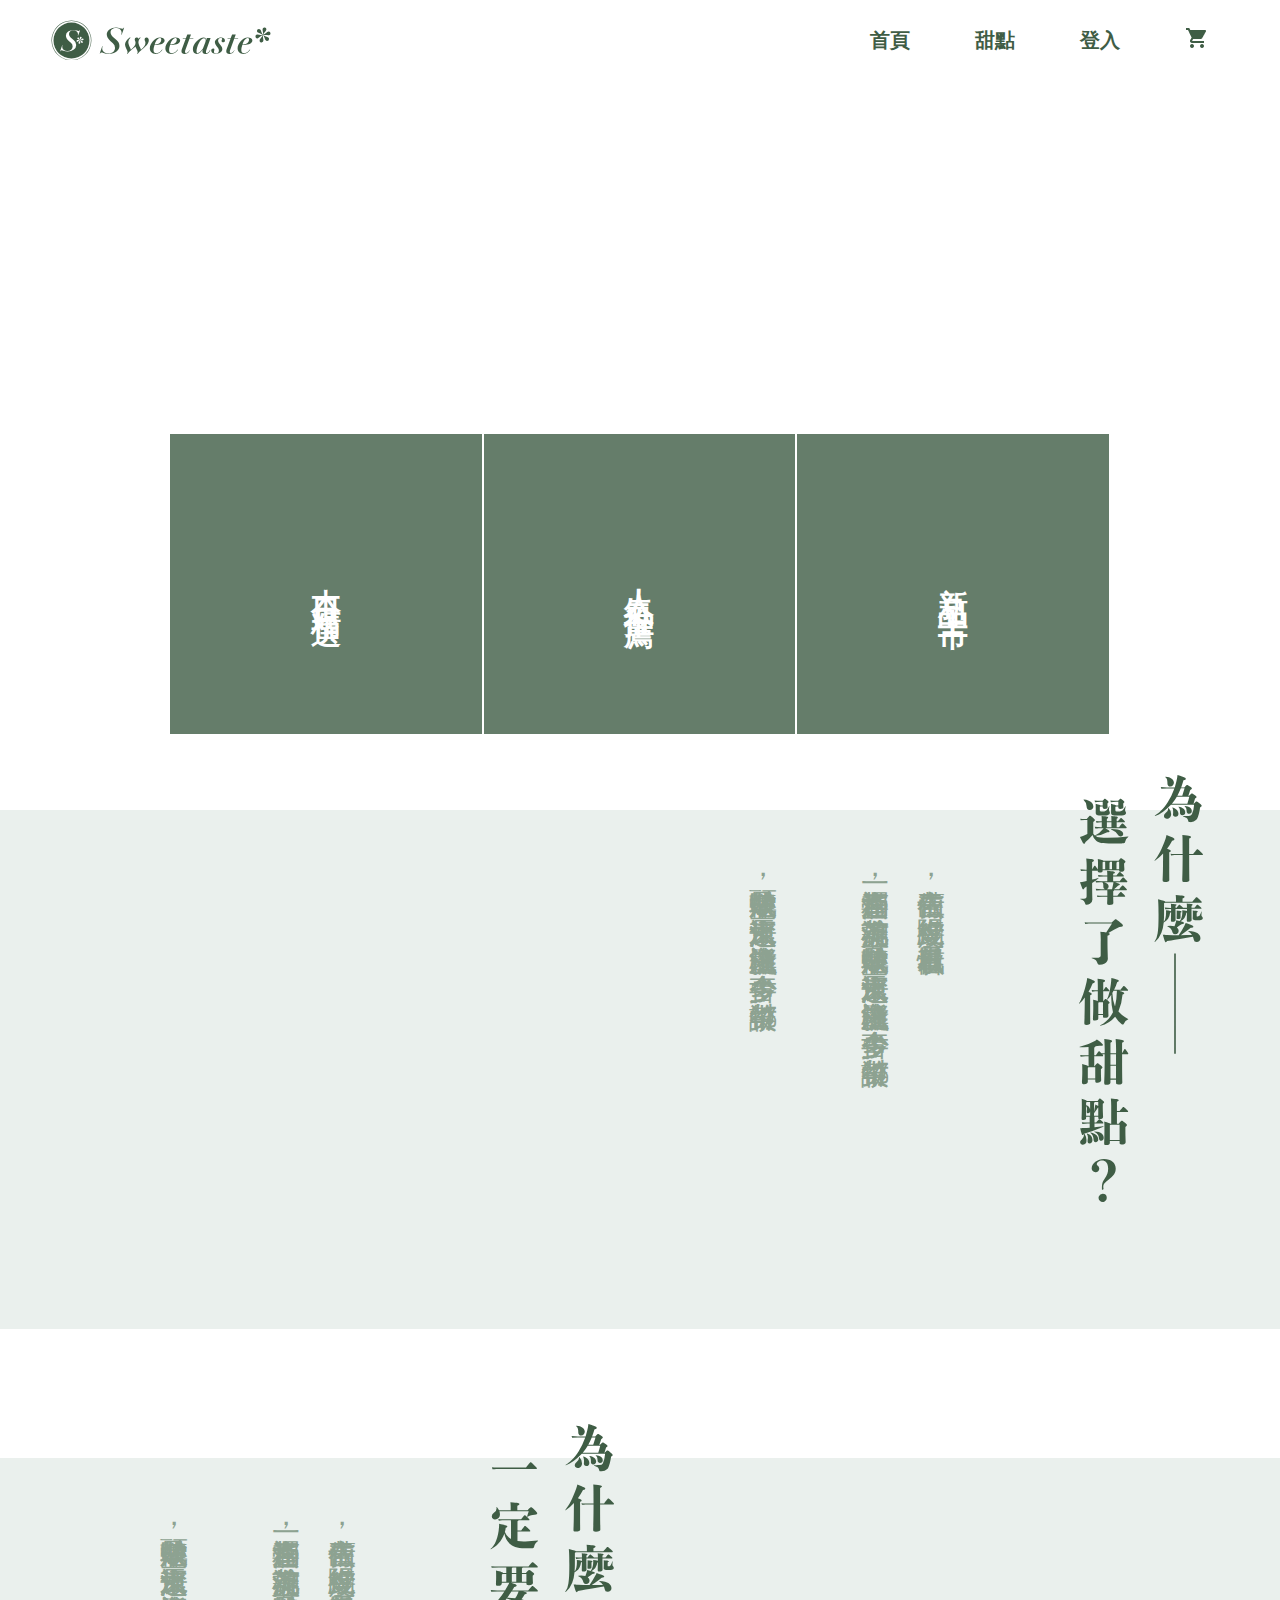
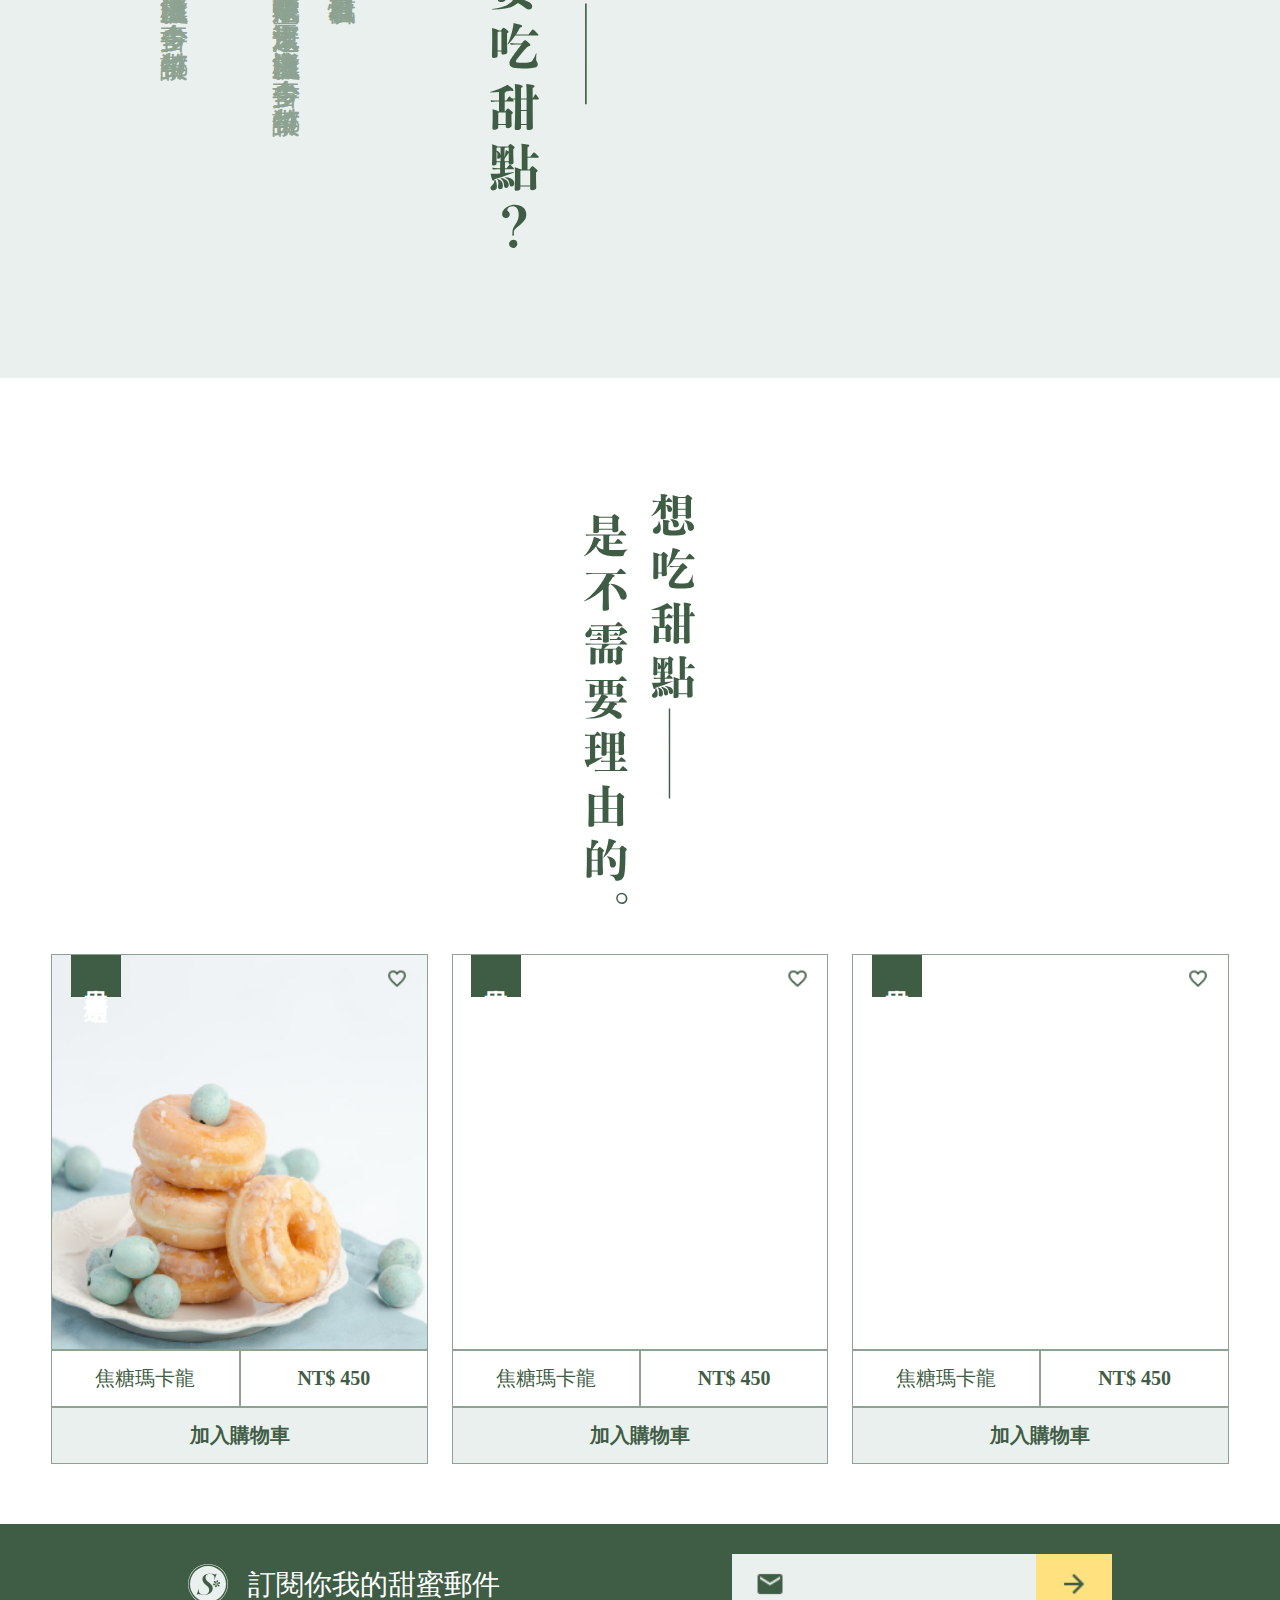
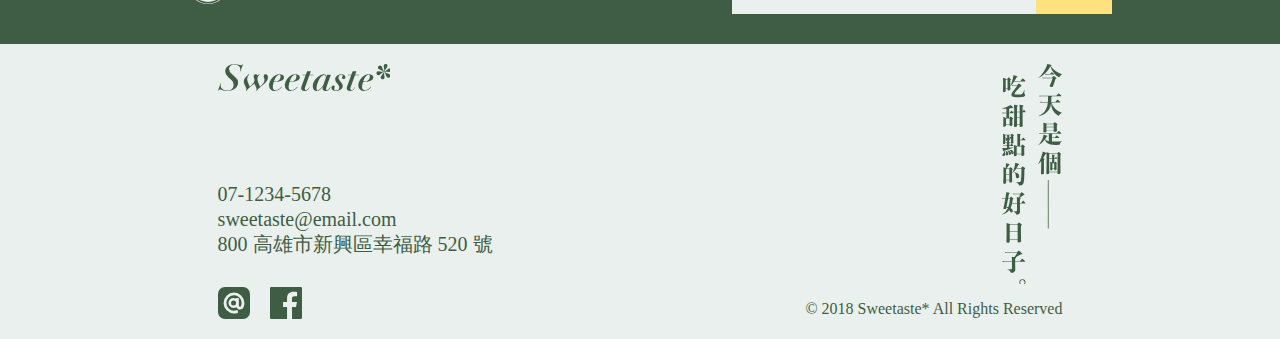
<file: index.html>
<!DOCTYPE html>
<html lang="en">
<head>
    <meta charset="UTF-8">
    <meta name="viewport" content="width=device-width, initial-scale=1.0">
    <title>Dessert index</title>
    <link rel="stylesheet" href="./css/index.css">
</head>
<body>
    
    <header>
        <p class="img_Logo_Desktop">LOGO</p>
        <p class="navbar_mobile">navbar_mobile</p>
        <p class="img_LOGO_mobile">LOGO_mobile</p>
        <div class="navmenu_cart">
            <ul>
                <li><a href="./index.html">首頁</a></li>
                <li><a href="./product.html">甜點</a></li>
                <li><a href="./login.html">登入</a></li>
            </ul>

            <p class="img_cart"><a href="./cart.html"><img src="./img/shopping_cart.png" alt=""></a></p>
        </div>
    </header>



    <div class="section1">
        <p class="section1_banner">banner</p>
        <ul class="section1_menu">
            <li class="section1_menu_btn1"><a href="#">本日精選</a></li>
            <li class="section1_menu_btn2"><a href="#">人氣推薦</a></li>
            <li class="section1_menu_btn3"><a href="#">新品上市</a></li>
        </ul>
    </div>

    <div class="section2 section2_3">
        
        <p class="section2_title section2_3_title">為什麼—— 選擇了做甜點？</p>
        <p class="section2_img section2_3_img">section2_img</p>
        <div class="section2_text section2_3_text">
            <p>青山依舊在，幾度夕陽紅。慣看秋月春風。<br>
                一壺濁酒喜相逢，浪花淘盡英雄。是非成敗轉頭空，滾滾長江東逝水，白髮漁樵江渚上，古今多少事，都付笑談中。<br><br>
            </p>
            <p>是非成敗轉頭空，滾滾長江東逝水，白髮漁樵江渚上，古今多少事，都付笑談中。</p>
        </div>

    </div>

    <div class="section3 section2_3">
        <p class="section3_title section2_3_title">為什麼一定要吃甜點</p>
        <p class="section3_img section2_3_img">section3_img</p>
        <div class="section3_text section2_3_text">
            <p>青山依舊在，幾度夕陽紅。慣看秋月春風。<br>
                一壺濁酒喜相逢，浪花淘盡英雄。是非成敗轉頭空，滾滾長江東逝水，白髮漁樵江渚上，古今多少事，都付笑談中。<br><br>
            </p>
            <p>是非成敗轉頭空，滾滾長江東逝水，白髮漁樵江渚上，古今多少事，都付笑談中。</p>
        </div>
    </div>

    <div class="section4">
        <p class="section4_banner">想吃甜點—— 是不需要理由的。</p>
    </div>

    <div class="section5">

        <div class="section5_product section5_product1">
            
            <div class="section5_product_imgs">   
                <p class="section5_product_name_price_featured">本日精選</p>
                <p class="section5_product1_img">section5_product1</p>
                <img class="section5_product_favorite" src="img/favorite_border.png" alt="favorite">

            </div>

            <div class="section5_product_name_price">   
                <p>焦糖瑪卡龍</p>
                <p class="font_bold">NT$ 450</p>
            </div>

            <div class="section5_product_cartbtn">
                <p><a href="#">加入購物車</a></p>
            </div>
            
        </div>
        
        <div class="section5_product section5_product2">
            
            <div class="section5_product_imgs">   
                <p class="section5_product_name_price_featured">本日精選</p>
                <p class="section5_product2_img">section5_product1</p>
                <img class="section5_product_favorite" src="img/favorite_border.png" alt="favorite">

            </div>

            <div class="section5_product_name_price">   
                <p>焦糖瑪卡龍</p>
                <p class="font_bold">NT$ 450</p>
            </div>

            <div class="section5_product_cartbtn">
                <p><a href="#">加入購物車</a></p>
            </div>
            
        </div>

        <div class="section5_product section5_product3">
            
            <div class="section5_product_imgs">   
                <p class="section5_product_name_price_featured">本日精選</p>
                <p class="section5_product3_img">section5_product1</p>
                <img class="section5_product_favorite" src="img/favorite_border.png" alt="favorite">

            </div>

            <div class="section5_product_name_price">   
                <p>焦糖瑪卡龍</p>
                <p class="font_bold">NT$ 450</p>
            </div>

            <div class="section5_product_cartbtn">
                <p><a href="#">加入購物車</a></p>
            </div>
            
        </div>


    </div>















    <footer>
        <div class="footer_mail_bar">

            <div class="footer_logo_text">
                <p class="img_footer_mail_logo">img_footer_mail_logo</p>
                <p>訂閱你我的甜蜜郵件</p>
            </div>
            
            <div class="footer_mail_bar_mailbox">
                <p class="footer_mail_bar_mailbox_mailicon">mail_icon</p>
                <input class="footer_mail_bar_mailbox_input" type="text">
                <p class="footer_mail_bar_mailbox_arrow"></p>
                
            </div>

        </div>
        
        <div class="footer_bottom">

            <div class="footer_bottom_left">
                <p class="footer_bomttom_logo">footer_bomttom_logo</p>
                
                <p class="footer_bomttom_text1">07-1234-5678<br>
                sweetaste@email.com<br>
                800 高雄市新興區幸福路 520 號</p>

                <div class="footer_bottom_SocialIcon">
                    <p class="footer_bottom_SocialIcon_Line">Line</p>
                    <p class="footer_bottom_SocialIcon_FB">FB</p>
                </div>

            </div>

            <div class="footer_bottom_right">
                <p class="footer_bottom_right_img">今天是個吃甜點的好日子</p>
                <p class="footer_bottom_right_rights">© 2018 Sweetaste* All Rights Reserved</p>
            </div>

        </div>

    </footer>


</body>
</html>
</file>
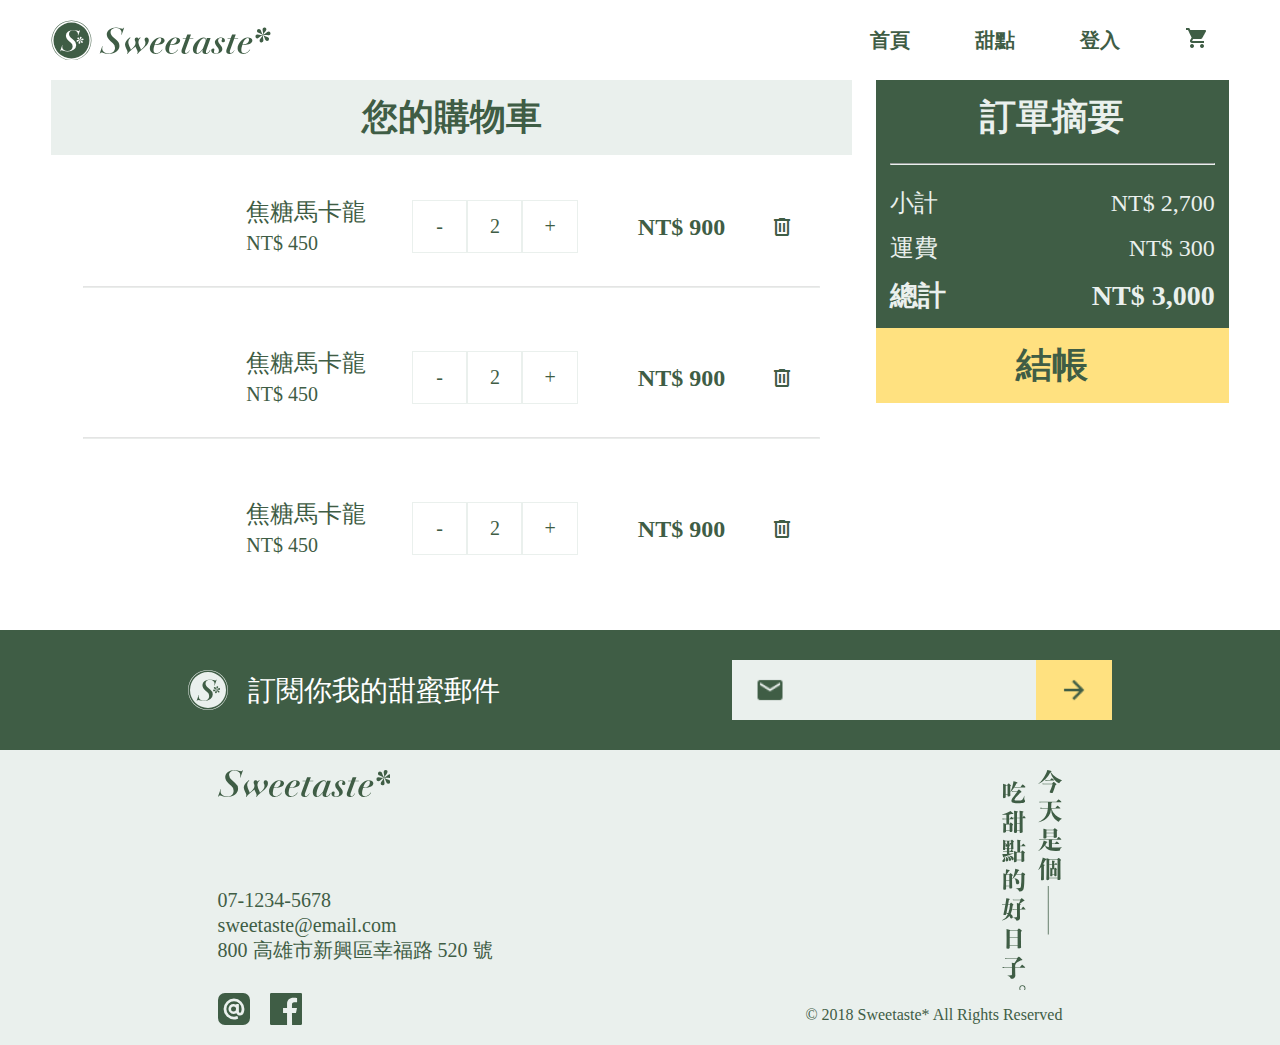
<file: cart.html>
<!DOCTYPE html>
<html lang="en">
<head>
    <meta charset="UTF-8">
    <meta name="viewport" content="width=device-width, initial-scale=1.0">
    <title>Dessert Cart</title>
    <link rel="stylesheet" href="./css/cart.css">
    <link rel="stylesheet" href="https://fonts.googleapis.com/css2?family=Material+Symbols+Outlined:opsz,wght,FILL,GRAD@24,400,0,0" />
</head>
<body>
    
    <header>
        <p class="img_Logo_Desktop">LOGO</p>
        <p class="navbar_mobile">navbar_mobile</p>
        <p class="img_LOGO_mobile">LOGO_mobile</p>
        <div class="navmenu_cart">
            <ul>
                <li><a href="./index.html">首頁</a></li>
                <li><a href="./product.html">甜點</a></li>
                <li><a href="./login.html">登入</a></li>
            </ul>

            <p class="img_cart"><a href="./cart.html"><img src="./img/shopping_cart.png" alt=""></a></p>
        </div>
    </header>

    <div class="section">

        <div class="cart">

            <div class="cart_title">
                <h1>您的購物車</h1>
            </div>

            <div class="cart_procudtsList">

                <div class="cart_products">
                    
                    <p class="img_cart_prducts img_cart_prduct1">img_cart_prduct1</p>
                    <div class="cart_products_NameAndPriceAndAmount">
                        <p>
                            焦糖馬卡龍<br>
                            <span class="cart_product_price">NT$ 450</span>
                        </p>
                        <ul class="cart_product_amount">
                            <li><a href="#">-</a></li>
                            <li>2</li>
                            <li><a href="#">+</a></li>
                        </ul>
                    </div>
                    <hr class="cart_PriceLine_Mobile">
                    <p class="cart_product_TotalPrice">
                        NT$ 900
                    </p>
                    <span class="material-symbols-outlined cart_DeleteIcon"><a href="#">delete</a></span>
                    <hr>
                </div>

                

                <div class="cart_products">
                    <p class="img_cart_prducts img_cart_prduct2">img_cart_prduct2</p>
                    
                    <div class="cart_products_NameAndPriceAndAmount">
                        <p>
                            焦糖馬卡龍<br>
                            <span class="cart_product_price">NT$ 450</span>
                        </p>
                        <ul class="cart_product_amount">
                            <li><a href="#">-</a></li>
                            <li>2</li>
                            <li><a href="#">+</a></li>
                        </ul>
                    </div>
                    <hr class="cart_PriceLine_Mobile">
                    <p class="cart_product_TotalPrice">
                        NT$ 900
                    </p>
                    <span class="material-symbols-outlined cart_DeleteIcon"><a href="#">delete</a></span>
                    <hr>
                </div>

                

                <div class="cart_products">
                    <p class="img_cart_prducts img_cart_prduct3">img_cart_prduct2</p>
                    <div class="cart_products_NameAndPriceAndAmount">
                        <p>
                            焦糖馬卡龍<br>
                            <span class="cart_product_price">NT$ 450</span>
                        </p>
                        <ul class="cart_product_amount">
                            <li><a href="#">-</a></li>
                            <li>2</li>
                            <li><a href="#">+</a></li>
                        </ul>
                    </div>
                    <hr class="cart_PriceLine_Mobile">
                    <p class="cart_product_TotalPrice">
                        NT$ 900
                    </p>
                    <span class="material-symbols-outlined cart_DeleteIcon"><a href="#">delete</a></span>
                    <hr class="cart_lastLine">
                </div>

                
            </div>
        </div>

        <div class="Order_Summary">
            <div class="Order_Summary_Title">
                <h1>訂單摘要</h1>
                <hr>
            </div>
            <div class="Order_Summary_Content">

                <div class="Order_Summary_Content_Row">
                    <p>小計</p>
                    <p>NT$ 2,700</p>
                </div>

                <div class="Order_Summary_Content_Row">
                    <p>運費</p>
                    <p>NT$ 300</p>
                </div>

                <div class="Order_Summary_Content_Row Order_Summary_TotalMoney">
                    <p class="font_bold">總計</p>
                    <p class="font_bold">NT$ 3,000</p>
                </div>

            </div>

            <div class="checkout">
                <a href="./checkout-1.html">結帳</a>
            </div>
        </div>

    </div>

    <footer>
        <div class="footer_mail_bar">

            <div class="footer_logo_text">
                <p class="img_footer_mail_logo">img_footer_mail_logo</p>
                <p>訂閱你我的甜蜜郵件</p>
            </div>
            
            <div class="footer_mail_bar_mailbox">
                <p class="footer_mail_bar_mailbox_mailicon">mail_icon</p>
                <input class="footer_mail_bar_mailbox_input" type="text">
                <p class="footer_mail_bar_mailbox_arrow"></p>
                
            </div>

        </div>
        
        <div class="footer_bottom">

            <div class="footer_bottom_left">
                <p class="footer_bomttom_logo">footer_bomttom_logo</p>
                
                <p class="footer_bomttom_text1">07-1234-5678<br>
                sweetaste@email.com<br>
                800 高雄市新興區幸福路 520 號</p>

                <div class="footer_bottom_SocialIcon">
                    <p class="footer_bottom_SocialIcon_Line">Line</p>
                    <p class="footer_bottom_SocialIcon_FB">FB</p>
                </div>

            </div>

            <div class="footer_bottom_right">
                <p class="footer_bottom_right_img">今天是個吃甜點的好日子</p>
                <p class="footer_bottom_right_rights">© 2018 Sweetaste* All Rights Reserved</p>
            </div>

        </div>

    </footer>


</body>
</html>
</file>
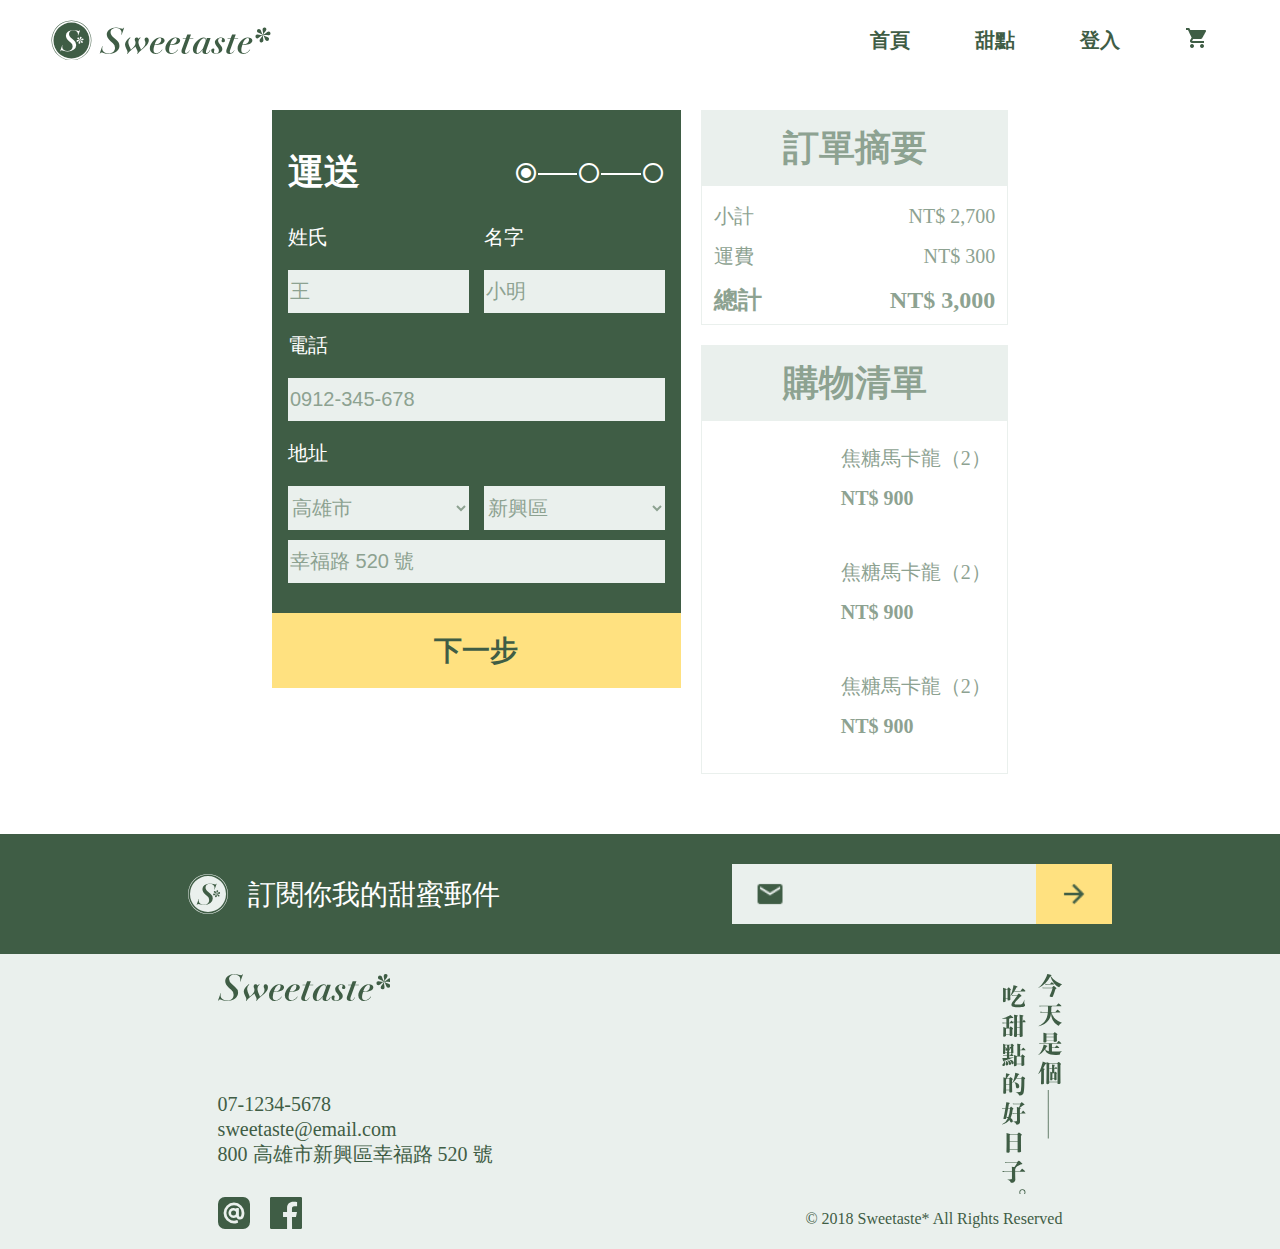
<file: checkout-1.html>
<!DOCTYPE html>
<html lang="en">
<head>
    <meta charset="UTF-8">
    <meta name="viewport" content="width=device-width, initial-scale=1.0">
    <title>Dessert Checkout-1</title>
    <link rel="stylesheet" href="./css/checkout.css">
    <link rel="stylesheet" href="https://fonts.googleapis.com/css2?family=Material+Symbols+Outlined:opsz,wght,FILL,GRAD@24,400,0,0" />
</head>
<body>
    
    <header>
        <p class="img_Logo_Desktop">LOGO</p>
        <p class="navbar_mobile">navbar_mobile</p>
        <p class="img_LOGO_mobile">LOGO_mobile</p>
        <div class="navmenu_cart">
            <ul>
                <li><a href="./index.html">首頁</a></li>
                <li><a href="./product.html">甜點</a></li>
                <li><a href="./login.html">登入</a></li>
            </ul>

            <p class="img_cart"><a href="./cart.html"><img src="./img/shopping_cart.png" alt=""></a></p>
        </div>
    </header>

    <div class="section">
        
        <div class="section_CheckInterface">

            <div class="CheckInterface_InputSection">

                <div class="section_CheckInterface_TitleAndProgress">
                    <p class="font_bold">運送</p>
    
                    <p class="Progress">
                        <span class="material-symbols-outlined">
                            radio_button_checked
                        </span>
    
                        <span class="material-symbols-outlined">
                            panorama_fish_eye
                        </span>
    
                        <span class="material-symbols-outlined">
                            panorama_fish_eye
                        </span>
    
    
                    </p>
    
                </div>
    
                <div class="section_CheckInterface_HalfRow">
                    <p>姓氏</p>
                    <p>名字</p>
    
                </div>
    
                <div class="section_CheckInterface_HalfRow">
                    <input type="text" placeholder="王">
                    <input type="text" placeholder="小明">
    
                </div>
    
                <div class="section_CheckInterface_EntireRow">
                    <p>電話</p>
                </div>
    
                <div class="section_CheckInterface_EntireRow">
                    <input type="text" placeholder="0912-345-678">
    
                </div>
    
                <div class="section_CheckInterface_EntireRow">
                    <p>地址</p>
    
                </div>
    
                <div class="section_CheckInterface_HalfRow">
    
                    <select>
                        <option value="">高雄市</option>
                        <option value="">台北市</option>
                        <option value="">新北市</option>
                        <option value="">台中市</option>
                        <option value="">台南市</option>
                    </select>
    
                    <select>
                        <option value="">新興區</option>
                        <option value="">苓雅區</option>
                        <option value="">前鎮區</option>
                        <option value="">鼓山區</option>
                        <option value="">鹽埕區</option>
                    </select>
    
                </div>
    
                <div class="section_CheckInterface_EntireRow">
                    <input type="text" placeholder="幸福路 520 號">
    
                </div>


            </div>

            

            <div class="section_CheckInterface_NextStepBtn">
                <a class="font_bold" href="./checkout-2.html">下一步</a>
            </div>


        </div>

        <div class="section_SummaryAndShoppingList">

            <div class="ShoppingList_Summary">
                <h2>訂單摘要</h2>

                <div class="Summary_Subtotal">
                    <p>小計</p>
                    <p>NT$ 2,700</p>
                </div>

                <div class="freight">
                    <p>運費</p>
                    <p>NT$ 300</p>

                </div>

                <div class="Summary_total font_bold">
                    <p>總計</p>
                    <p>NT$ 3,000</p>
                </div>


            </div>

            <div class="ShoppingList">
                <h2>購物清單</h2>
                <div class="ShoppingList_products ShoppingList_product1">
                    <div class="img_ShoppingList_product">
                        <p >ShoppingList product image</p>
                    </div>
                    <p class="ShoppingList_product_NameAndPrice">
                        焦糖馬卡龍（2）
                        <span class="ShoppingList_productPrice font_bold"">
                            NT$ 900
                        </span>
                    </p>
                </div>

                <div class="ShoppingList_products ShoppingList_product2">
                    
                    <div class="img_ShoppingList_product">
                        <p >ShoppingList product image</p>
                    </div>                    
                    <p class="ShoppingList_product_NameAndPrice">
                        焦糖馬卡龍（2）
                        <span class="ShoppingList_productPrice font_bold"">
                            NT$ 900
                        </span>
                    </p>
                </div>

                <div class="ShoppingList_products ShoppingList_product3">
                    <div class="img_ShoppingList_product">
                        <p >ShoppingList product image</p>
                    </div>                    
                    <p class="ShoppingList_product_NameAndPrice">
                        焦糖馬卡龍（2）
                        <span class="ShoppingList_productPrice font_bold">
                            NT$ 900
                        </span>
                    </p>
                </div>



            </div>

        </div>


    </div>

    <footer>
        <div class="footer_mail_bar">

            <div class="footer_logo_text">
                <p class="img_footer_mail_logo">img_footer_mail_logo</p>
                <p>訂閱你我的甜蜜郵件</p>
            </div>
            
            <div class="footer_mail_bar_mailbox">
                <p class="footer_mail_bar_mailbox_mailicon">mail_icon</p>
                <input class="footer_mail_bar_mailbox_input" type="text">
                <p class="footer_mail_bar_mailbox_arrow"></p>
                
            </div>

        </div>
        
        <div class="footer_bottom">

            <div class="footer_bottom_left">
                <p class="footer_bomttom_logo">footer_bomttom_logo</p>
                
                <p class="footer_bomttom_text1">07-1234-5678<br>
                sweetaste@email.com<br>
                800 高雄市新興區幸福路 520 號</p>

                <div class="footer_bottom_SocialIcon">
                    <p class="footer_bottom_SocialIcon_Line">Line</p>
                    <p class="footer_bottom_SocialIcon_FB">FB</p>
                </div>

            </div>

            <div class="footer_bottom_right">
                <p class="footer_bottom_right_img">今天是個吃甜點的好日子</p>
                <p class="footer_bottom_right_rights">© 2018 Sweetaste* All Rights Reserved</p>
            </div>

        </div>

    </footer>


</body>
</html>
</file>
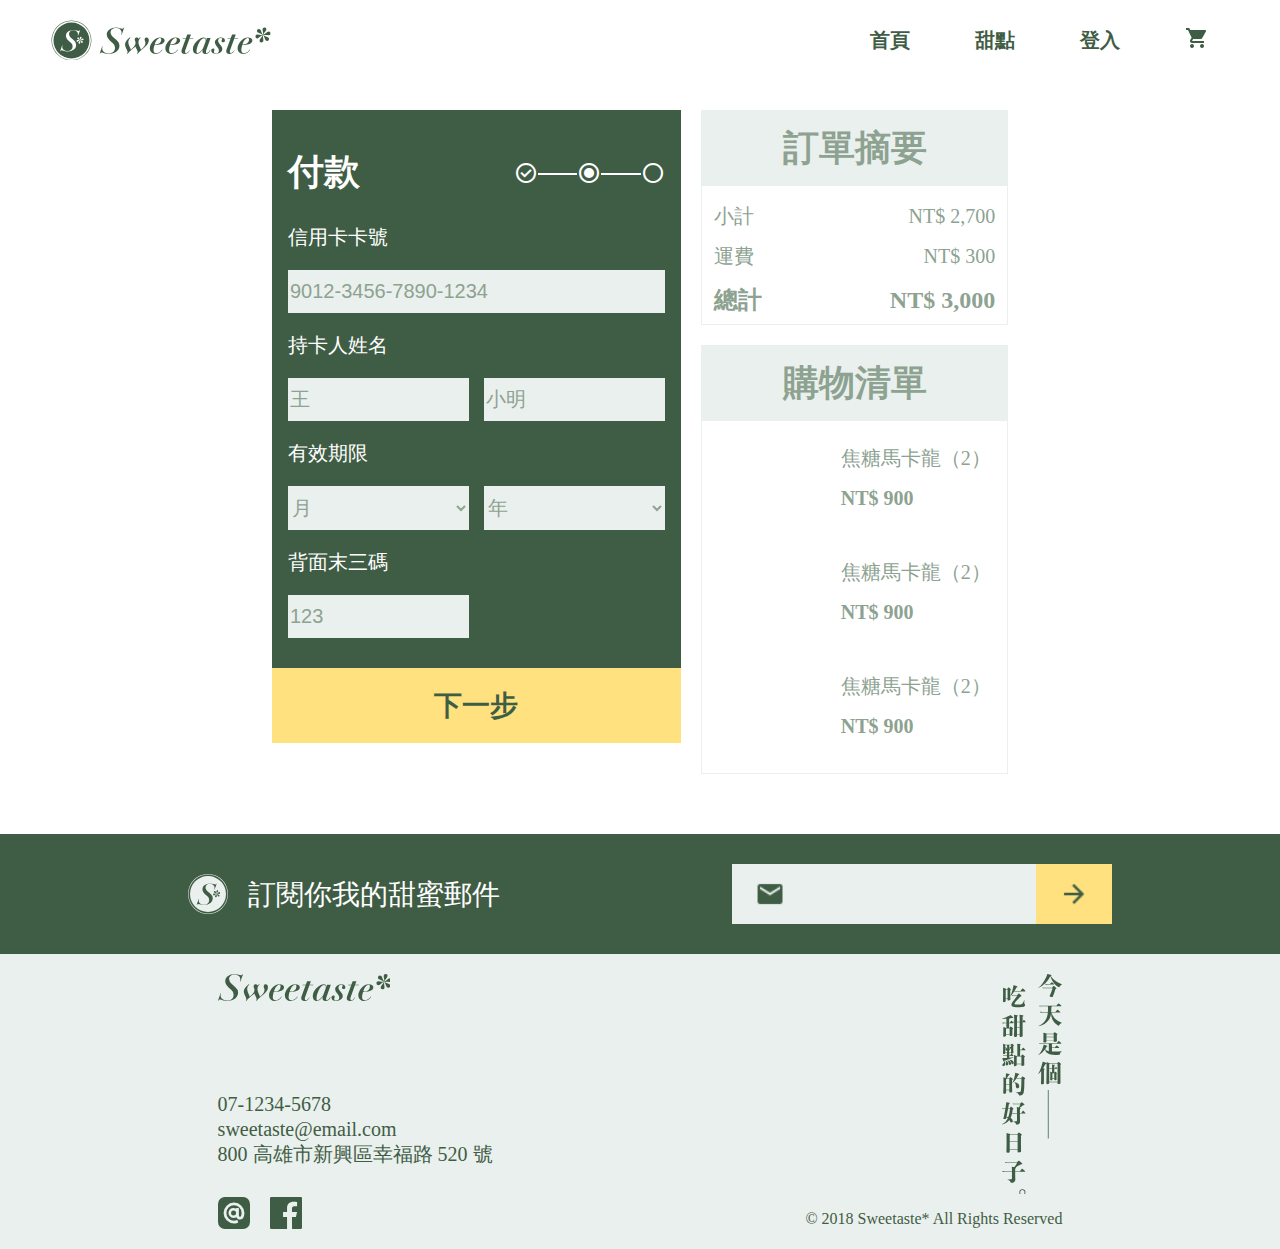
<file: checkout-2.html>
<!DOCTYPE html>
<html lang="en">
<head>
    <meta charset="UTF-8">
    <meta name="viewport" content="width=device-width, initial-scale=1.0">
    <title>Dessert Checkout-2</title>
    <link rel="stylesheet" href="./css/checkout.css">
    <link rel="stylesheet" href="https://fonts.googleapis.com/css2?family=Material+Symbols+Outlined:opsz,wght,FILL,GRAD@24,400,0,0" />
</head>
<body>
    
    <header>
        <p class="img_Logo_Desktop">LOGO</p>
        <p class="navbar_mobile">navbar_mobile</p>
        <p class="img_LOGO_mobile">LOGO_mobile</p>
        <div class="navmenu_cart">
            <ul>
                <li><a href="./index.html">首頁</a></li>
                <li><a href="./product.html">甜點</a></li>
                <li><a href="./login.html">登入</a></li>
            </ul>

            <p class="img_cart"><a href="./cart.html"><img src="./img/shopping_cart.png" alt=""></a></p>
        </div>
    </header>

    <div class="section">
        
        <div class="section_CheckInterface">

            <div class="CheckInterface_InputSection">

                <div class="section_CheckInterface_TitleAndProgress">
                    <p class="font_bold">付款</p>
    
                    <p class="Progress">
                        <span class="material-symbols-outlined">
                            check_circle
                        </span>
    
                        <span class="material-symbols-outlined">
                            radio_button_checked
                        </span>
    
                        <span class="material-symbols-outlined">
                            panorama_fish_eye
                        </span>
    
    
                    </p>
    
                </div>
    
                <div class="section_CheckInterface_EntireRow">
                    <p>信用卡卡號</p>
                </div>

                <div class="section_CheckInterface_EntireRow">
                    <input type="text" placeholder="9012-3456-7890-1234">
    
                </div>

                <div class="section_CheckInterface_EntireRow">
                    <p>持卡人姓名</p>
                </div>

                <div class="section_CheckInterface_HalfRow">
                    <input type="text" placeholder="王">
                    <input type="text" placeholder="小明">
    
                </div>
                
                <div class="section_CheckInterface_EntireRow">
                    <p>有效期限</p>
                </div>

                <div class="section_CheckInterface_HalfRow">
                    <select>
                        <option value="">月</option>
                        <option value="">01</option>
                        <option value="">02</option>
                        <option value="">03</option>
                        <option value="">04</option>
                        <option value="">05</option>
                        <option value="">06</option>
                        <option value="">07</option>
                        <option value="">08</option>
                        <option value="">09</option>
                        <option value="">10</option>
                        <option value="">11</option>
                        <option value="">12</option>
                    </select>
    
                    <select>
                        <option value="">年</option>
                        <option value="">2024</option>
                        <option value="">2025</option>
                        <option value="">2026</option>
                        <option value="">2027</option>
                        <option value="">2028</option>
                        <option value="">2029</option>
                        <option value="">2030</option>
                    </select>
                </div>

                <div class="section_CheckInterface_EntireRow">
                    <p>背面末三碼</p>
                </div>
    
                <div class="section_CheckInterface_HalfRow">
                    <input type="text" placeholder="123">
    
                </div>


            </div>

            

            <div class="section_CheckInterface_NextStepBtn">
                <a class="font_bold" href="./checkout-3-1.html">下一步</a>
            </div>


        </div>

        <div class="section_SummaryAndShoppingList">

            <div class="ShoppingList_Summary">
                <h2>訂單摘要</h2>

                <div class="Summary_Subtotal">
                    <p>小計</p>
                    <p>NT$ 2,700</p>
                </div>

                <div class="freight">
                    <p>運費</p>
                    <p>NT$ 300</p>

                </div>

                <div class="Summary_total font_bold">
                    <p>總計</p>
                    <p>NT$ 3,000</p>
                </div>


            </div>

            <div class="ShoppingList">
                <h2>購物清單</h2>
                <div class="ShoppingList_products ShoppingList_product1">
                    <div class="img_ShoppingList_product">
                        <p >ShoppingList product image</p>
                    </div>
                    <p class="ShoppingList_product_NameAndPrice">
                        焦糖馬卡龍（2）
                        <span class="ShoppingList_productPrice font_bold"">
                            NT$ 900
                        </span>
                    </p>
                </div>

                <div class="ShoppingList_products ShoppingList_product2">
                    
                    <div class="img_ShoppingList_product">
                        <p >ShoppingList product image</p>
                    </div>                    
                    <p class="ShoppingList_product_NameAndPrice">
                        焦糖馬卡龍（2）
                        <span class="ShoppingList_productPrice font_bold"">
                            NT$ 900
                        </span>
                    </p>
                </div>

                <div class="ShoppingList_products ShoppingList_product3">
                    <div class="img_ShoppingList_product">
                        <p >ShoppingList product image</p>
                    </div>                    
                    <p class="ShoppingList_product_NameAndPrice">
                        焦糖馬卡龍（2）
                        <span class="ShoppingList_productPrice font_bold">
                            NT$ 900
                        </span>
                    </p>
                </div>



            </div>

        </div>


    </div>

    <footer>
        <div class="footer_mail_bar">

            <div class="footer_logo_text">
                <p class="img_footer_mail_logo">img_footer_mail_logo</p>
                <p>訂閱你我的甜蜜郵件</p>
            </div>
            
            <div class="footer_mail_bar_mailbox">
                <p class="footer_mail_bar_mailbox_mailicon">mail_icon</p>
                <input class="footer_mail_bar_mailbox_input" type="text">
                <p class="footer_mail_bar_mailbox_arrow"></p>
                
            </div>

        </div>
        
        <div class="footer_bottom">

            <div class="footer_bottom_left">
                <p class="footer_bomttom_logo">footer_bomttom_logo</p>
                
                <p class="footer_bomttom_text1">07-1234-5678<br>
                sweetaste@email.com<br>
                800 高雄市新興區幸福路 520 號</p>

                <div class="footer_bottom_SocialIcon">
                    <p class="footer_bottom_SocialIcon_Line">Line</p>
                    <p class="footer_bottom_SocialIcon_FB">FB</p>
                </div>

            </div>

            <div class="footer_bottom_right">
                <p class="footer_bottom_right_img">今天是個吃甜點的好日子</p>
                <p class="footer_bottom_right_rights">© 2018 Sweetaste* All Rights Reserved</p>
            </div>

        </div>

    </footer>


</body>
</html>
</file>
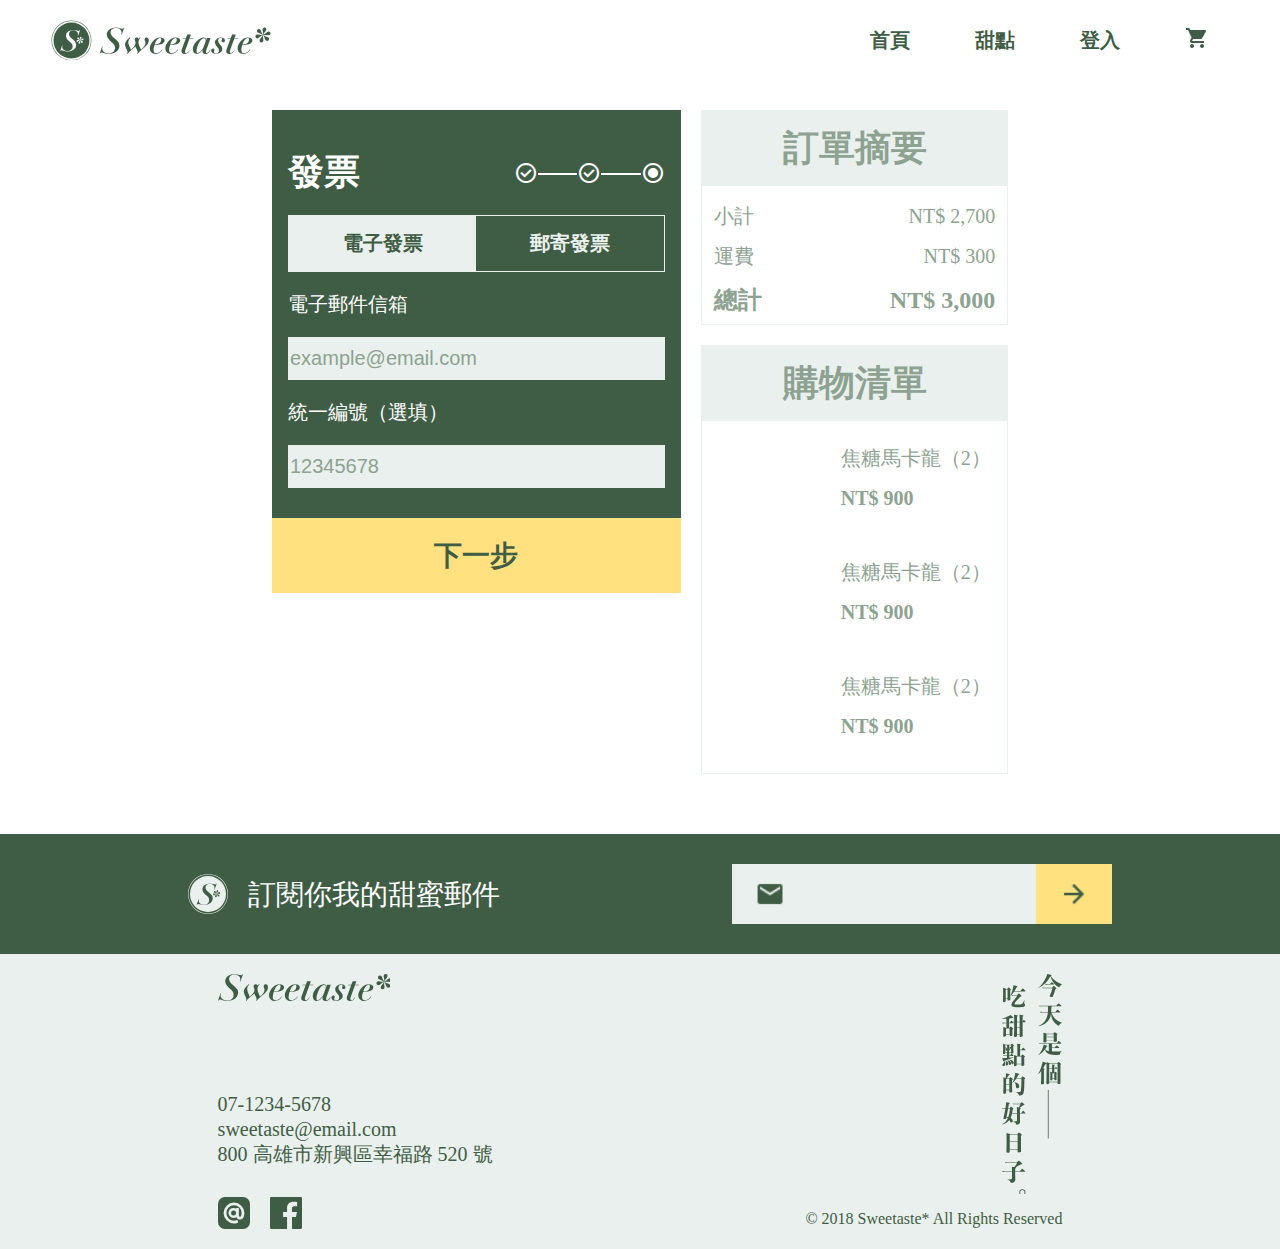
<file: checkout-3-1.html>
<!DOCTYPE html>
<html lang="en">
<head>
    <meta charset="UTF-8">
    <meta name="viewport" content="width=device-width, initial-scale=1.0">
    <title>Dessert Checkout-3-1</title>
    <link rel="stylesheet" href="./css/checkout.css">
    <link rel="stylesheet" href="https://fonts.googleapis.com/css2?family=Material+Symbols+Outlined:opsz,wght,FILL,GRAD@24,400,0,0" />
</head>
<body>
    
    <header>
        <p class="img_Logo_Desktop">LOGO</p>
        <p class="navbar_mobile">navbar_mobile</p>
        <p class="img_LOGO_mobile">LOGO_mobile</p>
        <div class="navmenu_cart">
            <ul>
                <li><a href="./index.html">首頁</a></li>
                <li><a href="./product.html">甜點</a></li>
                <li><a href="./login.html">登入</a></li>
            </ul>

            <p class="img_cart"><a href="./cart.html"><img src="./img/shopping_cart.png" alt=""></a></p>
        </div>
    </header>

    <div class="section">
        
        <div class="section_CheckInterface">

            <div class="CheckInterface_InputSection">

                <div class="section_CheckInterface_TitleAndProgress">
                    <p class="font_bold">發票</p>
    
                    <p class="Progress">
                        <span class="material-symbols-outlined">
                            check_circle
                        </span>
    
                        <span class="material-symbols-outlined">
                            check_circle
                        </span>
    
                        <span class="material-symbols-outlined">
                            radio_button_checked
                        </span>
    
    
                    </p>
    
                </div>
    
                <div class="invoice">

                    <a class="invoice_present font_bold" href="./checkout-3-1.html">電子發票</a>
                    <a class="invoice_another font_bold" href="./checkout-3-2.html">郵寄發票</a>

                </div>



    
                <div class="section_CheckInterface_EntireRow">
                    <p>電子郵件信箱</p>
                </div>
    
                <div class="section_CheckInterface_EntireRow">
                    <input type="text" placeholder="example@email.com">
                </div>

                <div class="section_CheckInterface_EntireRow">
                    <p>統一編號（選填）</p>
                </div>
    
                <div class="section_CheckInterface_EntireRow">
                    <input type="text" placeholder="12345678">
                </div>
    


            </div>

            

            <div class="section_CheckInterface_NextStepBtn">
                <a class="font_bold" href="./checkout-success.html">下一步</a>
            </div>


        </div>

        <div class="section_SummaryAndShoppingList">

            <div class="ShoppingList_Summary">
                <h2>訂單摘要</h2>

                <div class="Summary_Subtotal">
                    <p>小計</p>
                    <p>NT$ 2,700</p>
                </div>

                <div class="freight">
                    <p>運費</p>
                    <p>NT$ 300</p>

                </div>

                <div class="Summary_total font_bold">
                    <p>總計</p>
                    <p>NT$ 3,000</p>
                </div>


            </div>

            <div class="ShoppingList">
                <h2>購物清單</h2>
                <div class="ShoppingList_products ShoppingList_product1">
                    <div class="img_ShoppingList_product">
                        <p >ShoppingList product image</p>
                    </div>
                    <p class="ShoppingList_product_NameAndPrice">
                        焦糖馬卡龍（2）
                        <span class="ShoppingList_productPrice font_bold"">
                            NT$ 900
                        </span>
                    </p>
                </div>

                <div class="ShoppingList_products ShoppingList_product2">
                    
                    <div class="img_ShoppingList_product">
                        <p >ShoppingList product image</p>
                    </div>                    
                    <p class="ShoppingList_product_NameAndPrice">
                        焦糖馬卡龍（2）
                        <span class="ShoppingList_productPrice font_bold"">
                            NT$ 900
                        </span>
                    </p>
                </div>

                <div class="ShoppingList_products ShoppingList_product3">
                    <div class="img_ShoppingList_product">
                        <p >ShoppingList product image</p>
                    </div>                    
                    <p class="ShoppingList_product_NameAndPrice">
                        焦糖馬卡龍（2）
                        <span class="ShoppingList_productPrice font_bold">
                            NT$ 900
                        </span>
                    </p>
                </div>



            </div>

        </div>


    </div>

    <footer>
        <div class="footer_mail_bar">

            <div class="footer_logo_text">
                <p class="img_footer_mail_logo">img_footer_mail_logo</p>
                <p>訂閱你我的甜蜜郵件</p>
            </div>
            
            <div class="footer_mail_bar_mailbox">
                <p class="footer_mail_bar_mailbox_mailicon">mail_icon</p>
                <input class="footer_mail_bar_mailbox_input" type="text">
                <p class="footer_mail_bar_mailbox_arrow"></p>
                
            </div>

        </div>
        
        <div class="footer_bottom">

            <div class="footer_bottom_left">
                <p class="footer_bomttom_logo">footer_bomttom_logo</p>
                
                <p class="footer_bomttom_text1">07-1234-5678<br>
                sweetaste@email.com<br>
                800 高雄市新興區幸福路 520 號</p>

                <div class="footer_bottom_SocialIcon">
                    <p class="footer_bottom_SocialIcon_Line">Line</p>
                    <p class="footer_bottom_SocialIcon_FB">FB</p>
                </div>

            </div>

            <div class="footer_bottom_right">
                <p class="footer_bottom_right_img">今天是個吃甜點的好日子</p>
                <p class="footer_bottom_right_rights">© 2018 Sweetaste* All Rights Reserved</p>
            </div>

        </div>

    </footer>


</body>
</html>
</file>
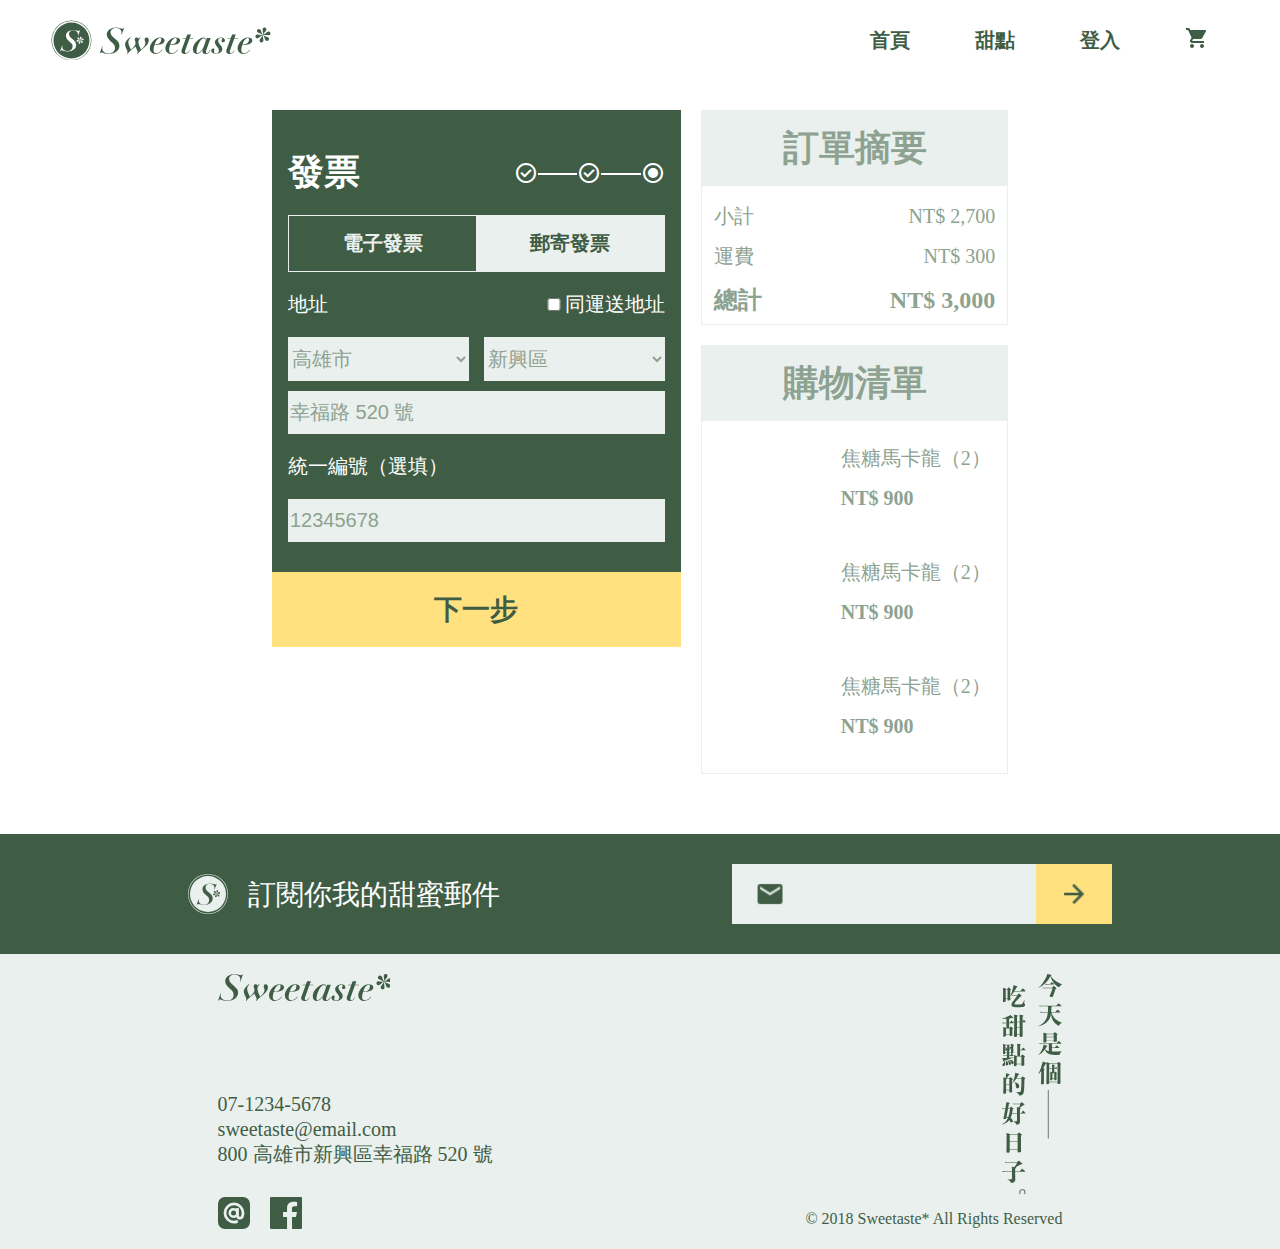
<file: checkout-3-2.html>
<!DOCTYPE html>
<html lang="en">
<head>
    <meta charset="UTF-8">
    <meta name="viewport" content="width=device-width, initial-scale=1.0">
    <title>Dessert Checkout-3-2</title>
    <link rel="stylesheet" href="./css/checkout.css">
    <link rel="stylesheet" href="https://fonts.googleapis.com/css2?family=Material+Symbols+Outlined:opsz,wght,FILL,GRAD@24,400,0,0" />
</head>
<body>
    
    <header>
        <p class="img_Logo_Desktop">LOGO</p>
        <p class="navbar_mobile">navbar_mobile</p>
        <p class="img_LOGO_mobile">LOGO_mobile</p>
        <div class="navmenu_cart">
            <ul>
                <li><a href="./index.html">首頁</a></li>
                <li><a href="./product.html">甜點</a></li>
                <li><a href="./login.html">登入</a></li>
            </ul>

            <p class="img_cart"><a href="./cart.html"><img src="./img/shopping_cart.png" alt=""></a></p>
        </div>
    </header>

    <div class="section">
        
        <div class="section_CheckInterface">

            <div class="CheckInterface_InputSection">

                <div class="section_CheckInterface_TitleAndProgress">
                    <p class="font_bold">發票</p>
    
                    <p class="Progress">
                        <span class="material-symbols-outlined">
                            check_circle
                        </span>
    
                        <span class="material-symbols-outlined">
                            check_circle
                        </span>
    
                        <span class="material-symbols-outlined">
                            radio_button_checked
                        </span>
    
    
                    </p>
    
                </div>
    
                <div class="invoice">

                    <a class="invoice_another font_bold" href="./checkout-3-1.html">電子發票</a>
                    <a class="invoice_present font_bold" href="./checkout-3-2.html">郵寄發票</a>

                </div>
 
                <div class="section_CheckInterface_EntireRow address">
                    <p>地址</p>
                    <div class="address_same">
                        <input type="checkbox">
                        <p>同運送地址</p>
                    </div>
                    
                </div>
    
                <div class="section_CheckInterface_HalfRow">
    
                    <select>
                        <option value="">高雄市</option>
                        <option value="">台北市</option>
                        <option value="">新北市</option>
                        <option value="">台中市</option>
                        <option value="">台南市</option>
                    </select>
    
                    <select>
                        <option value="">新興區</option>
                        <option value="">苓雅區</option>
                        <option value="">前鎮區</option>
                        <option value="">鼓山區</option>
                        <option value="">鹽埕區</option>
                    </select>
    
                </div>
    
                <div class="section_CheckInterface_EntireRow">
                    <input type="text" placeholder="幸福路 520 號">
    
                </div>

                <div class="section_CheckInterface_EntireRow">
                    <p>統一編號（選填）</p>
                </div>
    
                <div class="section_CheckInterface_EntireRow">
                    <input type="text" placeholder="12345678">
                </div>


            </div>

            

            <div class="section_CheckInterface_NextStepBtn">
                <a class="font_bold" href="./checkout-success.html">下一步</a>
            </div>


        </div>

        <div class="section_SummaryAndShoppingList">

            <div class="ShoppingList_Summary">
                <h2>訂單摘要</h2>

                <div class="Summary_Subtotal">
                    <p>小計</p>
                    <p>NT$ 2,700</p>
                </div>

                <div class="freight">
                    <p>運費</p>
                    <p>NT$ 300</p>

                </div>

                <div class="Summary_total font_bold">
                    <p>總計</p>
                    <p>NT$ 3,000</p>
                </div>


            </div>

            <div class="ShoppingList">
                <h2>購物清單</h2>
                <div class="ShoppingList_products ShoppingList_product1">
                    <div class="img_ShoppingList_product">
                        <p >ShoppingList product image</p>
                    </div>
                    <p class="ShoppingList_product_NameAndPrice">
                        焦糖馬卡龍（2）
                        <span class="ShoppingList_productPrice font_bold"">
                            NT$ 900
                        </span>
                    </p>
                </div>

                <div class="ShoppingList_products ShoppingList_product2">
                    
                    <div class="img_ShoppingList_product">
                        <p >ShoppingList product image</p>
                    </div>                    
                    <p class="ShoppingList_product_NameAndPrice">
                        焦糖馬卡龍（2）
                        <span class="ShoppingList_productPrice font_bold"">
                            NT$ 900
                        </span>
                    </p>
                </div>

                <div class="ShoppingList_products ShoppingList_product3">
                    <div class="img_ShoppingList_product">
                        <p >ShoppingList product image</p>
                    </div>                    
                    <p class="ShoppingList_product_NameAndPrice">
                        焦糖馬卡龍（2）
                        <span class="ShoppingList_productPrice font_bold">
                            NT$ 900
                        </span>
                    </p>
                </div>



            </div>

        </div>


    </div>

    <footer>
        <div class="footer_mail_bar">

            <div class="footer_logo_text">
                <p class="img_footer_mail_logo">img_footer_mail_logo</p>
                <p>訂閱你我的甜蜜郵件</p>
            </div>
            
            <div class="footer_mail_bar_mailbox">
                <p class="footer_mail_bar_mailbox_mailicon">mail_icon</p>
                <input class="footer_mail_bar_mailbox_input" type="text">
                <p class="footer_mail_bar_mailbox_arrow"></p>
                
            </div>

        </div>
        
        <div class="footer_bottom">

            <div class="footer_bottom_left">
                <p class="footer_bomttom_logo">footer_bomttom_logo</p>
                
                <p class="footer_bomttom_text1">07-1234-5678<br>
                sweetaste@email.com<br>
                800 高雄市新興區幸福路 520 號</p>

                <div class="footer_bottom_SocialIcon">
                    <p class="footer_bottom_SocialIcon_Line">Line</p>
                    <p class="footer_bottom_SocialIcon_FB">FB</p>
                </div>

            </div>

            <div class="footer_bottom_right">
                <p class="footer_bottom_right_img">今天是個吃甜點的好日子</p>
                <p class="footer_bottom_right_rights">© 2018 Sweetaste* All Rights Reserved</p>
            </div>

        </div>

    </footer>


</body>
</html>
</file>
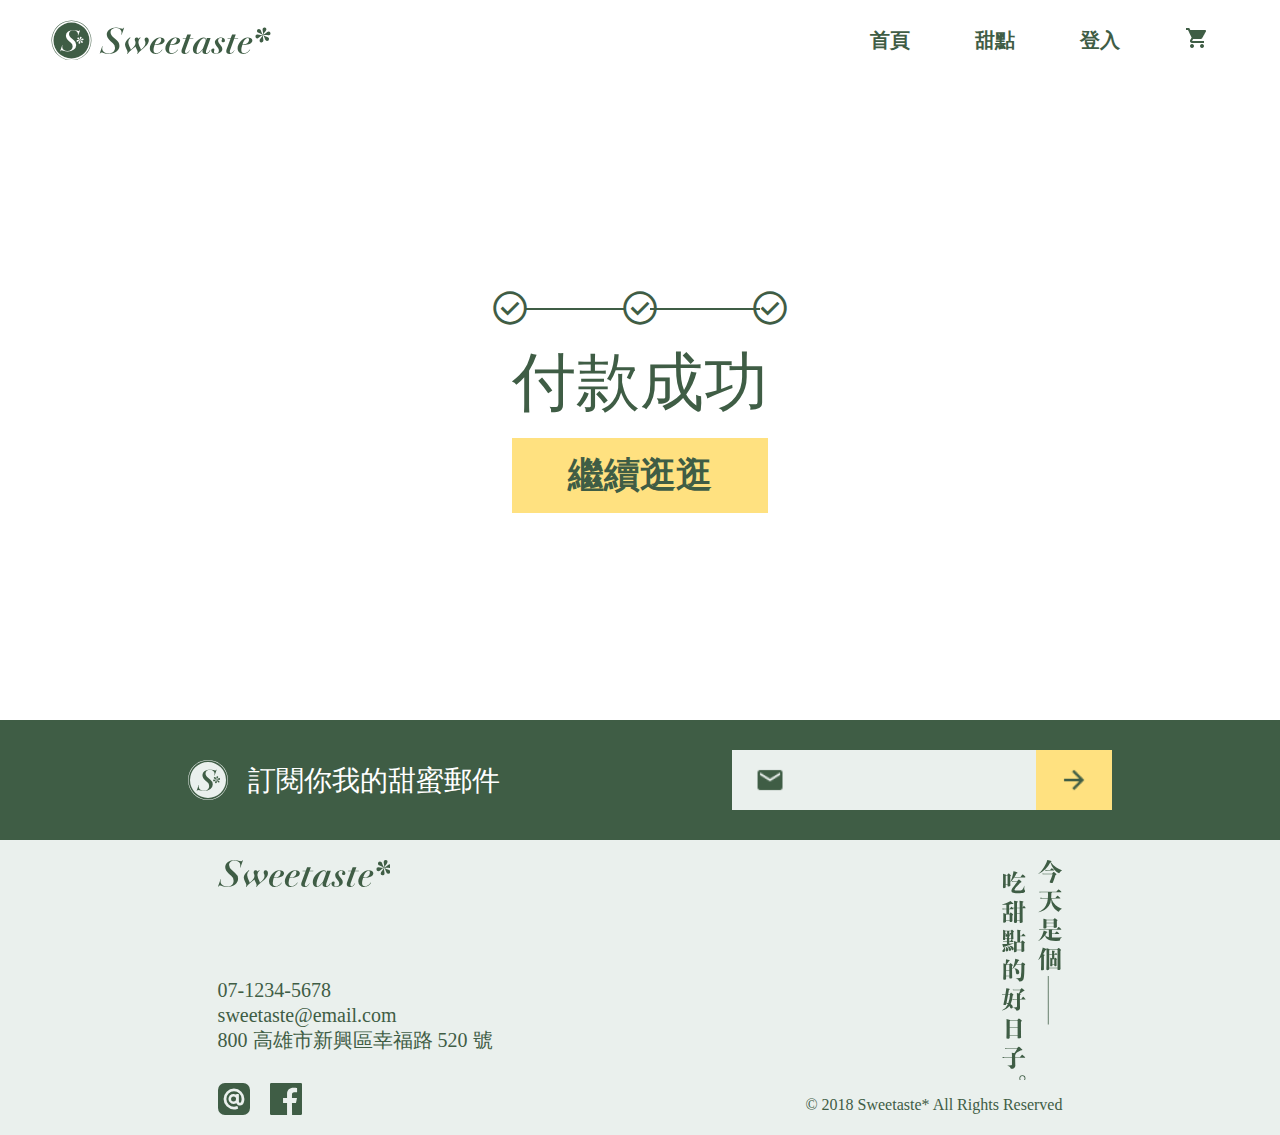
<file: checkout-success.html>
<!DOCTYPE html>
<html lang="en">
<head>
    <meta charset="UTF-8">
    <meta name="viewport" content="width=device-width, initial-scale=1.0">
    <title>Dessert Checkout-success</title>
    <link rel="stylesheet" href="./css/checkout-success.css">
    <link rel="stylesheet" href="https://fonts.googleapis.com/css2?family=Material+Symbols+Outlined:opsz,wght,FILL,GRAD@24,400,1,0" />
</head>
<body>
    
    <header>
        <p class="img_Logo_Desktop">LOGO</p>
        <p class="navbar_mobile">navbar_mobile</p>
        <p class="img_LOGO_mobile">LOGO_mobile</p>
        <div class="navmenu_cart">
            <ul>
                <li><a href="./index.html">首頁</a></li>
                <li><a href="./product.html">甜點</a></li>
                <li><a href="./login.html">登入</a></li>
            </ul>

            <p class="img_cart"><a href="./cart.html"><img src="./img/shopping_cart.png" alt=""></a></p>
        </div>
    </header>

    <div class="section_success">
        

        <p class="Progress">
            <span class="material-symbols-outlined">
                check_circle
            </span>
            <span class="material-symbols-outlined">
                check_circle
            </span>
            <span class="material-symbols-outlined">
                check_circle
            </span>
        </p>

        <h1>付款成功</h1>

        <a href="./index.html" class="SuccessBtn_desktop font_bold">繼續逛逛</a>

    </div>

    <div class="SuccessBtn_mobile font_bold">
        <a href="./index.html">繼續逛逛</a>
    </div>


    <footer>
        <div class="footer_mail_bar">

            <div class="footer_logo_text">
                <p class="img_footer_mail_logo">img_footer_mail_logo</p>
                <p>訂閱你我的甜蜜郵件</p>
            </div>
            
            <div class="footer_mail_bar_mailbox">
                <p class="footer_mail_bar_mailbox_mailicon">mail_icon</p>
                <input class="footer_mail_bar_mailbox_input" type="text">
                <p class="footer_mail_bar_mailbox_arrow"></p>
                
            </div>

        </div>
        
        <div class="footer_bottom">

            <div class="footer_bottom_left">
                <p class="footer_bomttom_logo">footer_bomttom_logo</p>
                
                <p class="footer_bomttom_text1">07-1234-5678<br>
                sweetaste@email.com<br>
                800 高雄市新興區幸福路 520 號</p>

                <div class="footer_bottom_SocialIcon">
                    <p class="footer_bottom_SocialIcon_Line">Line</p>
                    <p class="footer_bottom_SocialIcon_FB">FB</p>
                </div>

            </div>

            <div class="footer_bottom_right">
                <p class="footer_bottom_right_img">今天是個吃甜點的好日子</p>
                <p class="footer_bottom_right_rights">© 2018 Sweetaste* All Rights Reserved</p>
            </div>

        </div>

    </footer>


</body>
</html>
</file>
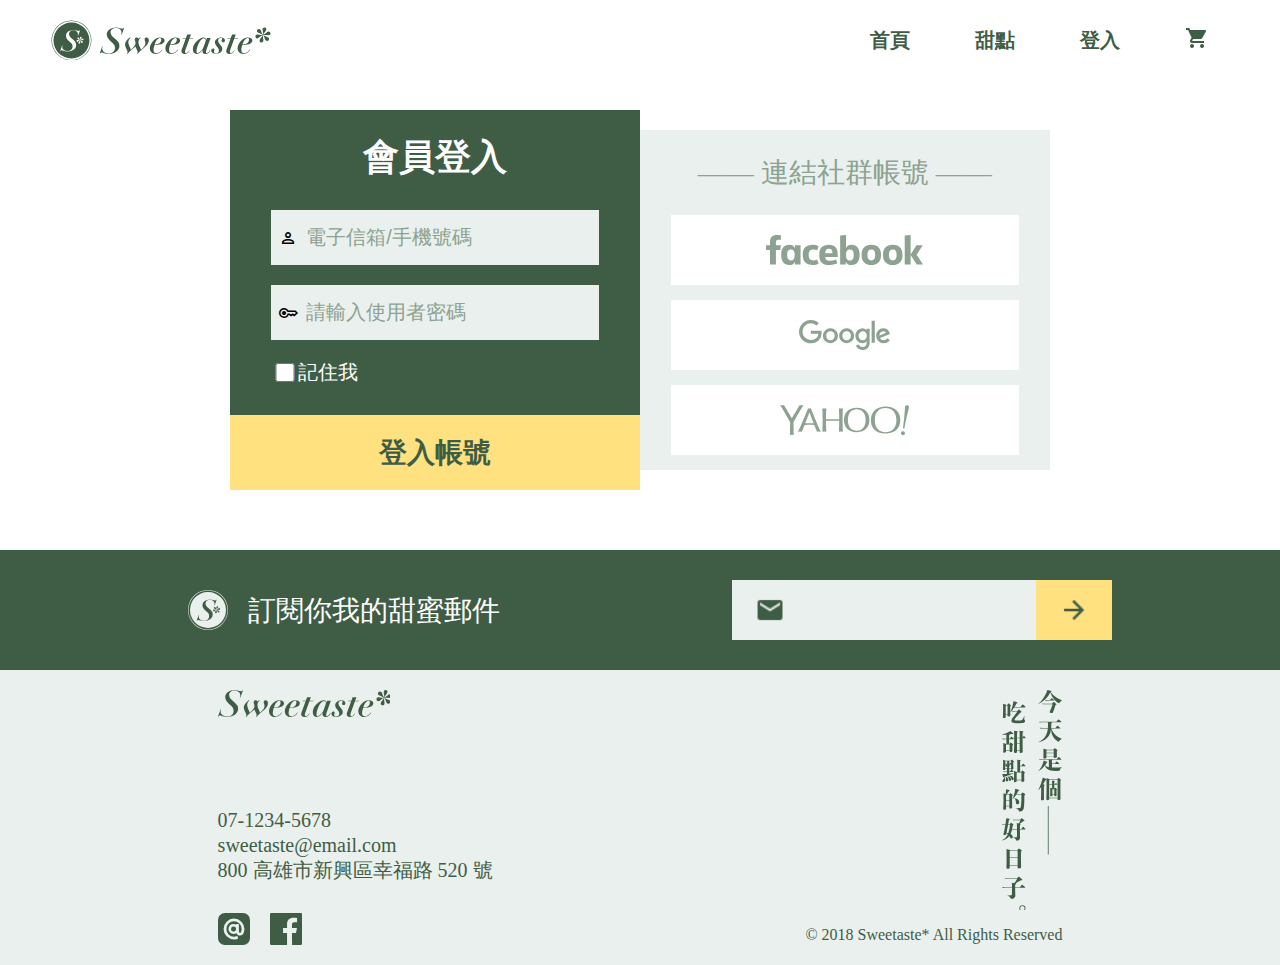
<file: login.html>
<!DOCTYPE html>
<html lang="en">
<head>
    <meta charset="UTF-8">
    <meta name="viewport" content="width=device-width, initial-scale=1.0">
    <title>Dessert login</title>
    <link rel="stylesheet" href="./css/login.css">
    <link rel="stylesheet" href="https://fonts.googleapis.com/css2?family=Material+Symbols+Outlined:opsz,wght,FILL,GRAD@24,400,1,0" />
</head>
<body>
    
    <header>
        <p class="img_Logo_Desktop">LOGO</p>
        <p class="navbar_mobile">navbar_mobile</p>
        <p class="img_LOGO_mobile">LOGO_mobile</p>
        <div class="navmenu_cart">
            <ul>
                <li><a href="./index.html">首頁</a></li>
                <li><a href="./product.html">甜點</a></li>
                <li><a href="./login.html">登入</a></li>
            </ul>

            <p class="img_cart"><a href="./cart.html"><img src="./img/shopping_cart.png" alt=""></a></p>
        </div>
    </header>

    <div class="login">

        <div class="login_interface">

            <p class="login_interface_title font_bold">會員登入</p>

            <div class="login_interface_soicial_mobile">
                <ul>
                    <li><a href="#"><img src="img/ic-facebook-logotype.svg" alt="FB"></a></li>
                    <li><a href="#"><img src="img/ic-google.svg" alt="Google"></a></li>
                    <li><a href="#"><img src="img/ic-yahoo.svg" alt="Yahoo"></a></li>
                </ul>
            </div>


            <div class="login_interface_inputsection">
                
                <div class="login_interface_inputsection_entirerow">
                    <span class="material-symbols-outlined">
                        person
                    </span>
                    <input type="text" placeholder="電子信箱/手機號碼">
    
                </div>
    
                <div class="login_interface_inputsection_entirerow">
                    <span class="material-symbols-outlined">
                        key
                    </span>
                    <input type="text" placeholder="請輸入使用者密碼">
                </div>
    
                <div class="login_interface_inputsection_remember">
                    <input type="checkbox">
                    <p>記住我</p>
                </div>

            </div>

            <div class="login_interface_loginbtn">
                <a class="font_bold" href="./index.html">登入帳號</a>
            </div>

        </div>

        <div class="login_soicial_desktop">
            <p>—— 連結社群帳號 ——</p>
            <ul>
                <li><a href="#"><img src="img/ic-facebook-logotype.svg" alt="FB"></a></li>
                <li><a href="#"><img src="img/ic-google.svg" alt="Google"></a></li>
                <li><a href="#"><img src="img/ic-yahoo.svg" alt="Yahoo"></a></li>
            </ul>
        </div>
        

    </div>

    <footer>
        <div class="footer_mail_bar">

            <div class="footer_logo_text">
                <p class="img_footer_mail_logo">img_footer_mail_logo</p>
                <p>訂閱你我的甜蜜郵件</p>
            </div>
            
            <div class="footer_mail_bar_mailbox">
                <p class="footer_mail_bar_mailbox_mailicon">mail_icon</p>
                <input class="footer_mail_bar_mailbox_input" type="text">
                <p class="footer_mail_bar_mailbox_arrow"></p>
                
            </div>

        </div>
        
        <div class="footer_bottom">

            <div class="footer_bottom_left">
                <p class="footer_bomttom_logo">footer_bomttom_logo</p>
                
                <p class="footer_bomttom_text1">07-1234-5678<br>
                sweetaste@email.com<br>
                800 高雄市新興區幸福路 520 號</p>

                <div class="footer_bottom_SocialIcon">
                    <p class="footer_bottom_SocialIcon_Line">Line</p>
                    <p class="footer_bottom_SocialIcon_FB">FB</p>
                </div>

            </div>

            <div class="footer_bottom_right">
                <p class="footer_bottom_right_img">今天是個吃甜點的好日子</p>
                <p class="footer_bottom_right_rights">© 2018 Sweetaste* All Rights Reserved</p>
            </div>

        </div>

    </footer>


</body>
</html>
</file>
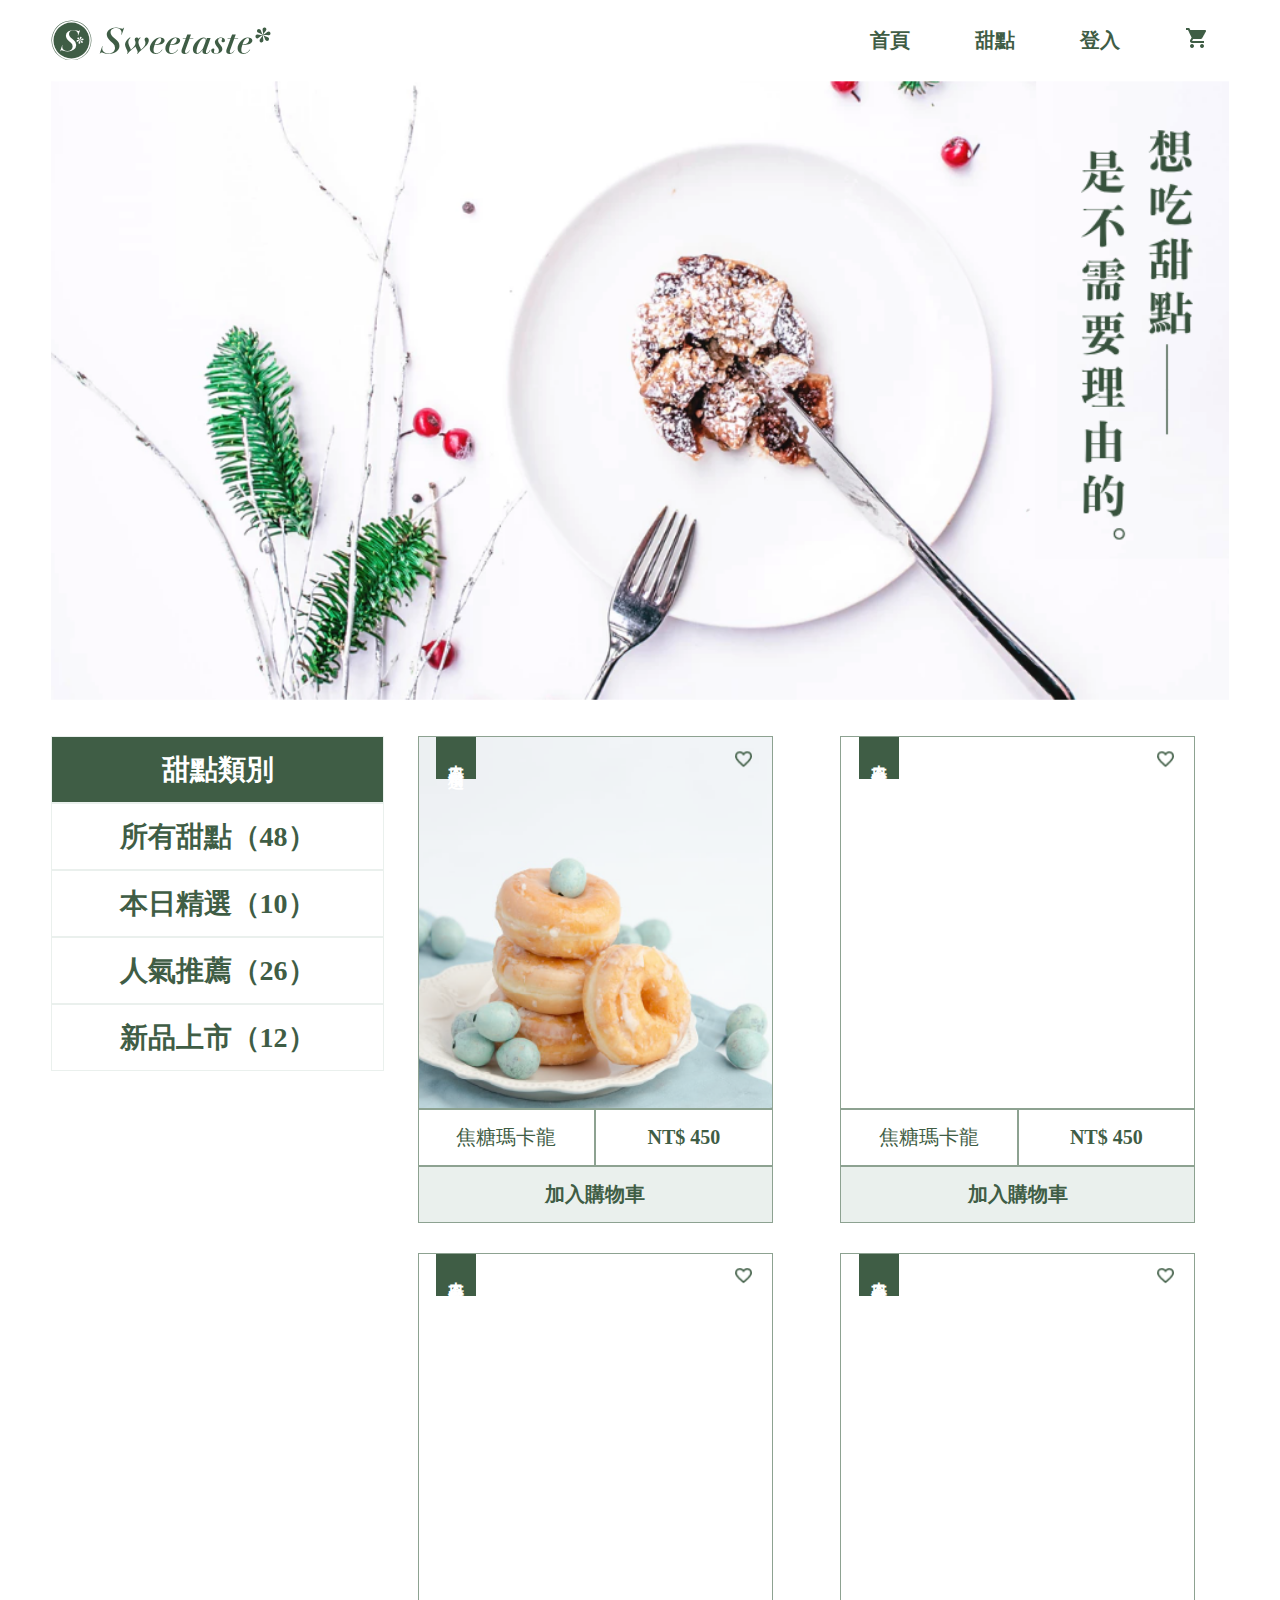
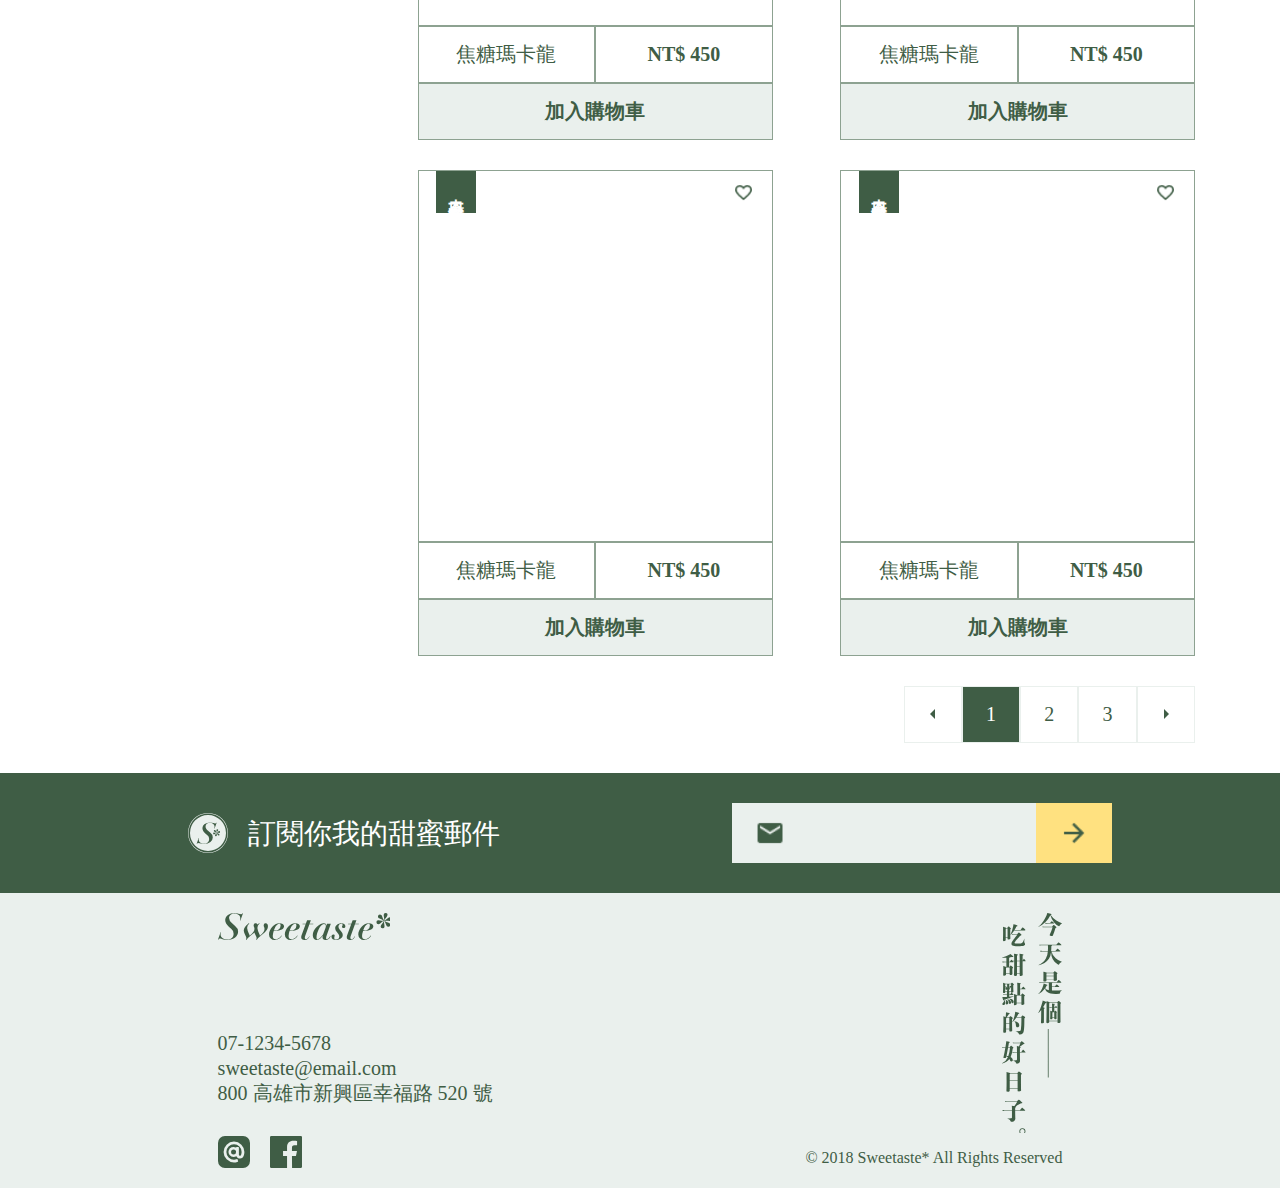
<file: product.html>
<!DOCTYPE html>
<html lang="en">
<head>
    <meta charset="UTF-8">
    <meta name="viewport" content="width=device-width, initial-scale=1.0">
    <title>Dessert product</title>
    <link rel="stylesheet" href="./css/product.css">
</head>
<body>
    
    <header>
        <p class="img_Logo_Desktop">LOGO</p>
        <p class="navbar_mobile">navbar_mobile</p>
        <p class="img_LOGO_mobile">LOGO_mobile</p>
        <div class="navmenu_cart">
            <ul>
                <li><a href="./index.html">首頁</a></li>
                <li><a href="./product.html">甜點</a></li>
                <li><a href="./login.html">登入</a></li>
            </ul>

            <p class="img_cart"><a href="./cart.html"><img src="./img/shopping_cart.png" alt=""></a></p>
        </div>
    </header>

    <div class="banner">
        <img src="/img/banner.png" alt="">

    </div>

    <div class="section1">
        
        <div class="section1_left">
            <ul>
                <li class="section1_left_title">甜點類別</li>
                <li class="section1_left_options"><a href="#">所有甜點（48）</a></li>
                <li class="section1_left_options"><a href="#">本日精選（10）</a></li>
                <li class="section1_left_options"><a href="#">人氣推薦（26）</a></li>
                <li class="section1_left_options"><a href="#">新品上市（12）</a></li>
            </ul>
    
        </div>

        <div class="section1_right">

            <div class="section1_products">

                <div class="section1_product section1_product1">
            
                    <div class="section1_product_imgs">   
                        <p class="section1_product_name_price_featured">本日精選</p>
                        <p class="section1_product_img">section1_product2</p>
                        <img class="section1_product_favorite" src="img/favorite_border.png" alt="favorite">
        
                    </div>
        
                    <div class="section1_product_name_price">   
                        <p>焦糖瑪卡龍</p>
                        <p class="font_bold">NT$ 450</p>
                    </div>
        
                    <div class="section1_product_cartbtn">
                        <p><a href="#">加入購物車</a></p>
                    </div>
                    
                </div>

                <div class="section1_product section1_product2">
            
                    <div class="section1_product_imgs">   
                        <p class="section1_product_name_price_featured">本日精選</p>
                        <p class="section1_product_img">section1_product2</p>
                        <img class="section1_product_favorite" src="img/favorite_border.png" alt="favorite">
        
                    </div>
        
                    <div class="section1_product_name_price">   
                        <p>焦糖瑪卡龍</p>
                        <p class="font_bold">NT$ 450</p>
                    </div>
        
                    <div class="section1_product_cartbtn">
                        <p><a href="#">加入購物車</a></p>
                    </div>
                    
                </div>

                <div class="section1_product section1_product3">
            
                    <div class="section1_product_imgs">   
                        <p class="section1_product_name_price_featured">本日精選</p>
                        <p class="section1_product_img">section1_product3</p>
                        <img class="section1_product_favorite" src="img/favorite_border.png" alt="favorite">
        
                    </div>
        
                    <div class="section1_product_name_price">   
                        <p>焦糖瑪卡龍</p>
                        <p class="font_bold">NT$ 450</p>
                    </div>
        
                    <div class="section1_product_cartbtn">
                        <p><a href="#">加入購物車</a></p>
                    </div>
                    
                </div>

                <div class="section1_product section1_product4">
            
                    <div class="section1_product_imgs">   
                        <p class="section1_product_name_price_featured">本日精選</p>
                        <p class="section1_product_img">section1_product3</p>
                        <img class="section1_product_favorite" src="img/favorite_border.png" alt="favorite">
        
                    </div>
        
                    <div class="section1_product_name_price">   
                        <p>焦糖瑪卡龍</p>
                        <p class="font_bold">NT$ 450</p>
                    </div>
        
                    <div class="section1_product_cartbtn">
                        <p><a href="#">加入購物車</a></p>
                    </div>
                    
                </div>

                <div class="section1_product section1_product5">
            
                    <div class="section1_product_imgs">   
                        <p class="section1_product_name_price_featured">本日精選</p>
                        <p class="section1_product_img">section1_product3</p>
                        <img class="section1_product_favorite" src="img/favorite_border.png" alt="favorite">
        
                    </div>
        
                    <div class="section1_product_name_price">   
                        <p>焦糖瑪卡龍</p>
                        <p class="font_bold">NT$ 450</p>
                    </div>
        
                    <div class="section1_product_cartbtn">
                        <p><a href="#">加入購物車</a></p>
                    </div>
                    
                </div>


                <div class="section1_product section1_product6">
            
                    <div class="section1_product_imgs">   
                        <p class="section1_product_name_price_featured">本日精選</p>
                        <p class="section1_product_img">section1_product3</p>
                        <img class="section1_product_favorite" src="img/favorite_border.png" alt="favorite">
        
                    </div>
        
                    <div class="section1_product_name_price">   
                        <p>焦糖瑪卡龍</p>
                        <p class="font_bold">NT$ 450</p>
                    </div>
        
                    <div class="section1_product_cartbtn">
                        <p><a href="#">加入購物車</a></p>
                    </div>
                    
                </div>





            </div>

            <div class="section1_product_pages">

                <ul>
                    <li><a href="#"><img src="img/arrow_left.png" alt="arrow_left"></a></li>
                    <li class="present_page"><a href="#">1</a></li>
                    <li><a href="#">2</a></li>
                    <li><a href="#">3</a></li>
                    <li><a href="#"><img src="img/arrow_right.png" alt="arrow_right"></a></li>
                </ul>

            </div>

        </div>

    </div>



    <footer>
        <div class="footer_mail_bar">

            <div class="footer_logo_text">
                <p class="img_footer_mail_logo">img_footer_mail_logo</p>
                <p>訂閱你我的甜蜜郵件</p>
            </div>
            
            <div class="footer_mail_bar_mailbox">
                <p class="footer_mail_bar_mailbox_mailicon">mail_icon</p>
                <input class="footer_mail_bar_mailbox_input" type="text">
                <p class="footer_mail_bar_mailbox_arrow"></p>
                
            </div>

        </div>
        
        <div class="footer_bottom">

            <div class="footer_bottom_left">
                <p class="footer_bomttom_logo">footer_bomttom_logo</p>
                
                <p class="footer_bomttom_text1">07-1234-5678<br>
                sweetaste@email.com<br>
                800 高雄市新興區幸福路 520 號</p>

                <div class="footer_bottom_SocialIcon">
                    <p class="footer_bottom_SocialIcon_Line">Line</p>
                    <p class="footer_bottom_SocialIcon_FB">FB</p>
                </div>

            </div>

            <div class="footer_bottom_right">
                <p class="footer_bottom_right_img">今天是個吃甜點的好日子</p>
                <p class="footer_bottom_right_rights">© 2018 Sweetaste* All Rights Reserved</p>
            </div>

        </div>

    </footer>


</body>
</html>
</file>
<file: css/index.css>
@charset "UTF-8";
/* http://meyerweb.com/eric/tools/css/reset/ 
   v2.0 | 20110126
   License: none (public domain)
*/
html, body, div, span, applet, object, iframe,
h1, h2, h3, h4, h5, h6, p, blockquote, pre,
a, abbr, acronym, address, big, cite, code,
del, dfn, em, img, ins, kbd, q, s, samp,
small, strike, strong, sub, sup, tt, var,
b, u, i, center,
dl, dt, dd, ol, ul, li,
fieldset, form, label, legend,
table, caption, tbody, tfoot, thead, tr, th, td,
article, aside, canvas, details, embed,
figure, figcaption, footer, header, hgroup,
menu, nav, output, ruby, section, summary,
time, mark, audio, video {
  margin: 0;
  padding: 0;
  border: 0;
  font-size: 100%;
  font: inherit;
  vertical-align: baseline;
}

/* HTML5 display-role reset for older browsers */
article, aside, details, figcaption, figure,
footer, header, hgroup, menu, nav, section {
  display: block;
}

body {
  line-height: 1;
}

ol, ul {
  list-style: none;
}

blockquote, q {
  quotes: none;
}

blockquote:before, blockquote:after,
q:before, q:after {
  content: "";
  content: none;
}

table {
  border-collapse: collapse;
  border-spacing: 0;
}

/* rwd img css ，可當作式CSS Reset 其中一個Reset設定*/
img {
  height: auto;
}

/* 全域 border box */
*, *::before, *::after {
  Box-sizing: border-box;
  max-width: 100%;
}

a {
  text-decoration: none;
}

body {
  font-size: 16px;
  line-height: 1.25;
  font-family: Helvetica Neue, Regular;
  margin: 0 auto;
}

.font_bold {
  font-weight: bold;
}

header {
  padding-right: 4%;
  padding-left: 4%;
  margin-right: 20px;
  display: -webkit-box;
  display: -ms-flexbox;
  display: flex;
  -webkit-box-pack: justify;
      -ms-flex-pack: justify;
          justify-content: space-between;
  -webkit-box-align: center;
      -ms-flex-align: center;
          align-items: center;
  height: 60px;
}
@media screen and (min-width: 960px) {
  header {
    height: 80px;
  }
}
header .img_Logo_Desktop {
  background-image: url("../img/logo-all-dark.svg");
  background-repeat: no-repeat;
  background-size: cover;
  width: 220px;
  height: 40px;
  text-indent: 110%;
  white-space: nowrap;
  overflow: hidden;
  display: none;
}
@media screen and (min-width: 960px) {
  header .img_Logo_Desktop {
    display: block;
  }
}
header .navbar_mobile {
  background-image: url("../img/dehaze-24px.png");
  background-repeat: no-repeat;
  background-size: cover;
  width: 24px;
  height: 24px;
  text-indent: 110%;
  white-space: nowrap;
  overflow: hidden;
}
@media screen and (min-width: 960px) {
  header .navbar_mobile {
    display: none;
  }
}
header .img_LOGO_mobile {
  background-image: url("../img/logotype-sm-dark.svg");
  background-repeat: no-repeat;
  background-size: cover;
  width: 115px;
  height: 18px;
  text-indent: 110%;
  white-space: nowrap;
  overflow: hidden;
}
@media screen and (min-width: 960px) {
  header .img_LOGO_mobile {
    display: none;
  }
}
header .navmenu_cart {
  display: -webkit-box;
  display: -ms-flexbox;
  display: flex;
}
header .navmenu_cart ul {
  display: none;
}
@media screen and (min-width: 960px) {
  header .navmenu_cart ul {
    display: -webkit-box;
    display: -ms-flexbox;
    display: flex;
    -webkit-box-align: center;
        -ms-flex-align: center;
            align-items: center;
    margin-right: 30px;
  }
  header .navmenu_cart ul li {
    padding-right: 30px;
    padding-left: 30px;
    margin-right: 5px;
  }
  header .navmenu_cart ul li a {
    color: #3F5D45;
    font-weight: bold;
    font-size: 20px;
  }
}

footer .footer_mail_bar {
  padding-left: 4%;
  padding-right: 4%;
  padding-top: 30px;
  padding-bottom: 10px;
  display: -webkit-box;
  display: -ms-flexbox;
  display: flex;
  -ms-flex-wrap: wrap;
      flex-wrap: wrap;
  -ms-flex-pack: distribute;
      justify-content: space-around;
  background: #3F5D45;
  color: white;
  font-size: 28px;
}
footer .footer_mail_bar .footer_logo_text {
  display: -webkit-box;
  display: -ms-flexbox;
  display: flex;
  -webkit-box-align: center;
      -ms-flex-align: center;
          align-items: center;
  margin-bottom: 20px;
}
footer .footer_mail_bar .footer_logo_text .img_footer_mail_logo {
  background-image: url("../img/logo-light.svg");
  background-repeat: no-repeat;
  background-size: cover;
  width: 40px;
  height: 40px;
  text-indent: 110%;
  white-space: nowrap;
  overflow: hidden;
  margin-left: 20px;
  margin-right: 20px;
}
footer .footer_mail_bar .footer_mail_bar_mailbox {
  height: 60px;
  width: 80%;
  margin-bottom: 20px;
  display: -webkit-box;
  display: -ms-flexbox;
  display: flex;
  -webkit-box-align: center;
      -ms-flex-align: center;
          align-items: center;
}
@media screen and (min-width: 960px) {
  footer .footer_mail_bar .footer_mail_bar_mailbox {
    width: 380px;
  }
}
footer .footer_mail_bar .footer_mail_bar_mailbox_mailicon {
  background: #EAF0ED;
  background-image: url("../img/mail-24px.png");
  background-repeat: no-repeat;
  background-size: cover;
  width: 20%;
  height: 100%;
  text-indent: 110%;
  white-space: nowrap;
  overflow: hidden;
  background-size: 40%;
  background-position: 50% 50%;
}
footer .footer_mail_bar .footer_mail_bar_mailbox_input {
  background: #EAF0ED;
  height: 100%;
  width: 60%;
  display: block;
  border: none;
  font-size: 28px;
  color: #3F5D45;
}
footer .footer_mail_bar .footer_mail_bar_mailbox_arrow {
  background: #FFE180;
  background-image: url("../img/arrow_forward-24px.png");
  background-repeat: no-repeat;
  background-size: cover;
  width: 20%;
  height: 100%;
  text-indent: 110%;
  white-space: nowrap;
  overflow: hidden;
  background-size: 40%;
  background-position: 50% 50%;
}
footer .footer_bottom {
  padding-top: 20px;
  padding-left: 4%;
  padding-right: 4%;
  padding-bottom: 20px;
  background: #EAF0ED;
  color: #3F5D45;
}
@media screen and (min-width: 960px) {
  footer .footer_bottom {
    display: -webkit-box;
    display: -ms-flexbox;
    display: flex;
    -webkit-box-pack: justify;
        -ms-flex-pack: justify;
            justify-content: space-between;
    padding-left: 17%;
    padding-right: 17%;
  }
}
footer .footer_bottom .footer_bottom_left {
  display: -webkit-box;
  display: -ms-flexbox;
  display: flex;
  -webkit-box-orient: vertical;
  -webkit-box-direction: normal;
      -ms-flex-direction: column;
          flex-direction: column;
}
@media screen and (min-width: 960px) {
  footer .footer_bottom .footer_bottom_left {
    -webkit-box-pack: justify;
        -ms-flex-pack: justify;
            justify-content: space-between;
  }
}
footer .footer_bottom .footer_bottom_left .footer_bomttom_logo {
  background-image: url("../img/logotype-sm-dark.svg");
  background-repeat: no-repeat;
  background-size: cover;
  width: 172px;
  height: 27px;
  text-indent: 110%;
  white-space: nowrap;
  overflow: hidden;
  margin-bottom: 30px;
}
@media screen and (min-width: 960px) {
  footer .footer_bottom .footer_bottom_left .footer_bomttom_logo {
    margin-bottom: 0;
  }
}
footer .footer_bottom .footer_bottom_left .footer_bomttom_text1 {
  margin-bottom: 20px;
  font-size: 20px;
}
@media screen and (min-width: 960px) {
  footer .footer_bottom .footer_bottom_left .footer_bomttom_text1 {
    margin-bottom: 0;
    margin-top: 60px;
  }
}
footer .footer_bottom .footer_bottom_left .footer_bottom_SocialIcon {
  display: -webkit-box;
  display: -ms-flexbox;
  display: flex;
  margin-bottom: 15px;
}
@media screen and (min-width: 960px) {
  footer .footer_bottom .footer_bottom_left .footer_bottom_SocialIcon {
    margin-bottom: 0;
  }
}
footer .footer_bottom .footer_bottom_left .footer_bottom_SocialIcon .footer_bottom_SocialIcon_Line {
  background-image: url("../img/ic-line@.svg");
  background-repeat: no-repeat;
  background-size: cover;
  width: 32px;
  height: 32px;
  text-indent: 110%;
  white-space: nowrap;
  overflow: hidden;
  margin-right: 20px;
}
footer .footer_bottom .footer_bottom_left .footer_bottom_SocialIcon .footer_bottom_SocialIcon_FB {
  background-image: url("../img/ic-facebook.svg");
  background-repeat: no-repeat;
  background-size: cover;
  width: 32px;
  height: 32px;
  text-indent: 110%;
  white-space: nowrap;
  overflow: hidden;
}
footer .footer_bottom .footer_bottom_right {
  display: -webkit-box;
  display: -ms-flexbox;
  display: flex;
  -webkit-box-orient: vertical;
  -webkit-box-direction: normal;
      -ms-flex-direction: column;
          flex-direction: column;
}
footer .footer_bottom .footer_bottom_right .footer_bottom_right_img {
  display: none;
  background-image: url("../img/sm-今天是個吃甜點的好日子.svg");
  background-repeat: no-repeat;
  background-size: cover;
  width: 60px;
  height: 220px;
  text-indent: 110%;
  white-space: nowrap;
  overflow: hidden;
}
@media screen and (min-width: 960px) {
  footer .footer_bottom .footer_bottom_right .footer_bottom_right_img {
    display: block;
    -ms-flex-item-align: end;
        align-self: flex-end;
    margin-bottom: 15px;
  }
}

.section1 {
  margin-bottom: 10px;
}
@media screen and (min-width: 960px) {
  .section1 {
    display: -webkit-box;
    display: -ms-flexbox;
    display: flex;
    -webkit-box-orient: vertical;
    -webkit-box-direction: normal;
        -ms-flex-direction: column;
            flex-direction: column;
    -webkit-box-pack: end;
        -ms-flex-pack: end;
            justify-content: flex-end;
    -webkit-box-align: center;
        -ms-flex-align: center;
            align-items: center;
    padding-left: 4%;
    padding-right: 4%;
  }
}
.section1 .section1_banner {
  background-image: url("https://bit.ly/2OhbMHr");
  background-repeat: no-repeat;
  background-size: cover;
  width: 100%;
  height: auto;
  text-indent: 110%;
  white-space: nowrap;
  overflow: hidden;
  aspect-ratio: 1/0.77;
  z-index: -2;
}
@media screen and (min-width: 960px) {
  .section1 .section1_banner {
    aspect-ratio: 1/0.5;
    background-position: 50% 50%;
  }
}
.section1 .section1_menu {
  display: -webkit-box;
  display: -ms-flexbox;
  display: flex;
  aspect-ratio: 2/1;
}
@media screen and (min-width: 960px) {
  .section1 .section1_menu {
    width: 80%;
    aspect-ratio: 1/0.32;
    margin-top: -20%;
  }
}
.section1 .section1_menu li {
  width: 33.3%;
  -webkit-writing-mode: vertical-lr;
      -ms-writing-mode: tb-lr;
          writing-mode: vertical-lr;
  display: -webkit-box;
  display: -ms-flexbox;
  display: flex;
  -webkit-box-pack: center;
      -ms-flex-pack: center;
          justify-content: center;
  -webkit-box-align: center;
      -ms-flex-align: center;
          align-items: center;
  border: 0.1px solid white;
}
.section1 .section1_menu .section1_menu_btn1 {
  position: relative;
}
.section1 .section1_menu .section1_menu_btn1::after {
  content: "";
  position: absolute;
  top: 0;
  left: 0;
  width: 100%;
  height: 100%;
  background-blend-mode: multiply;
  background-color: #3F5D45;
  opacity: 0.8;
  z-index: -1;
}
.section1 .section1_menu .section1_menu_btn1::before {
  content: "";
  position: absolute;
  top: 0;
  left: 0;
  width: 100%;
  height: 100%;
  background-blend-mode: multiply;
  background-image: url("https://bit.ly/2R5tqwD");
  background-size: cover;
  -webkit-filter: blur(10px);
          filter: blur(10px);
  z-index: -2;
}
.section1 .section1_menu .section1_menu_btn1:hover::after {
  background-color: #FFE180;
}
.section1 .section1_menu .section1_menu_btn2 {
  position: relative;
}
.section1 .section1_menu .section1_menu_btn2::after {
  content: "";
  position: absolute;
  top: 0;
  left: 0;
  width: 100%;
  height: 100%;
  background-blend-mode: multiply;
  background-color: #3F5D45;
  opacity: 0.8;
  z-index: -1;
}
.section1 .section1_menu .section1_menu_btn2::before {
  content: "";
  position: absolute;
  top: 0;
  left: 0;
  width: 100%;
  height: 100%;
  background-blend-mode: multiply;
  background-image: url("https://bit.ly/2Dwoxd7");
  background-size: cover;
  -webkit-filter: blur(10px);
          filter: blur(10px);
  z-index: -2;
}
.section1 .section1_menu .section1_menu_btn2:hover::after {
  background-color: #FFE180;
}
.section1 .section1_menu .section1_menu_btn3 {
  position: relative;
}
.section1 .section1_menu .section1_menu_btn3::after {
  content: "";
  position: absolute;
  top: 0;
  left: 0;
  width: 100%;
  height: 100%;
  background-blend-mode: multiply;
  background-color: #3F5D45;
  opacity: 0.8;
  z-index: -1;
}
.section1 .section1_menu .section1_menu_btn3::before {
  content: "";
  position: absolute;
  top: 0;
  left: 0;
  width: 100%;
  height: 100%;
  background-blend-mode: multiply;
  background-image: url("https://bit.ly/2OUteif");
  background-size: cover;
  -webkit-filter: blur(10px);
          filter: blur(10px);
  z-index: -2;
}
.section1 .section1_menu .section1_menu_btn3:hover::after {
  background-color: #FFE180;
}
.section1 .section1_menu a {
  height: 100%;
  width: 100%;
  display: -webkit-box;
  display: -ms-flexbox;
  display: flex;
  text-decoration: none;
  -webkit-box-align: center;
      -ms-flex-align: center;
          align-items: center;
  -webkit-box-pack: center;
      -ms-flex-pack: center;
          justify-content: center;
  font-size: 24px;
  letter-spacing: 5px;
  font-weight: bold;
  color: white;
}
@media screen and (min-width: 960px) {
  .section1 .section1_menu a {
    font-size: 30px;
    letter-spacing: 10px;
  }
}
.section1 .section1_menu a:hover {
  color: #3F5D45;
  font-weight: bold;
}

.section2 .section2_title {
  background-image: url("../img/sm-橫式-為什麼選擇了做甜點.svg");
  background-repeat: no-repeat;
  background-size: cover;
  width: 100%;
  height: auto;
  text-indent: 110%;
  white-space: nowrap;
  overflow: hidden;
}
@media screen and (min-width: 960px) {
  .section2 .section2_title {
    -webkit-box-ordinal-group: 2;
        -ms-flex-order: 1;
            order: 1;
    background-image: url("../img/lg-為什麼選擇了做甜點.svg");
  }
}
.section2 .section2_img {
  background-image: url("https://bit.ly/2xPn7Eq");
  background-repeat: no-repeat;
  background-size: cover;
  width: 100%;
  height: auto;
  text-indent: 110%;
  white-space: nowrap;
  overflow: hidden;
}
@media screen and (min-width: 960px) {
  .section2 .section2_img {
    -webkit-box-ordinal-group: 0;
        -ms-flex-order: -1;
            order: -1;
  }
}
@media screen and (min-width: 960px) {
  .section2 .section2_text {
    -webkit-box-ordinal-group: 1;
        -ms-flex-order: 0;
            order: 0;
  }
}

.section3 .section3_title {
  background-image: url("../img/sm-橫式-為什麼一定要吃甜點.svg");
  background-repeat: no-repeat;
  background-size: cover;
  width: 100%;
  height: auto;
  text-indent: 110%;
  white-space: nowrap;
  overflow: hidden;
}
@media screen and (min-width: 960px) {
  .section3 .section3_title {
    -webkit-box-ordinal-group: 1;
        -ms-flex-order: 0;
            order: 0;
    background-image: url("../img/lg-為什麼一定要吃甜點.svg");
  }
}
.section3 .section3_img {
  background-image: url("https://bit.ly/2zzAQS4");
  background-repeat: no-repeat;
  background-size: cover;
  width: 100%;
  height: auto;
  text-indent: 110%;
  white-space: nowrap;
  overflow: hidden;
}
@media screen and (min-width: 960px) {
  .section3 .section3_img {
    -webkit-box-ordinal-group: 2;
        -ms-flex-order: 1;
            order: 1;
  }
}
@media screen and (min-width: 960px) {
  .section3 .section3_text {
    -webkit-box-ordinal-group: 0;
        -ms-flex-order: -1;
            order: -1;
  }
}

.section2_3 {
  display: -webkit-box;
  display: -ms-flexbox;
  display: flex;
  -webkit-box-orient: vertical;
  -webkit-box-direction: normal;
      -ms-flex-direction: column;
          flex-direction: column;
  color: #8DA291;
}
@media screen and (min-width: 960px) {
  .section2_3 {
    padding-left: 4%;
    padding-right: 4%;
    -webkit-box-orient: horizontal;
    -webkit-box-direction: normal;
        -ms-flex-direction: row;
            flex-direction: row;
    -ms-flex-pack: distribute;
        justify-content: space-around;
    padding-top: 30px;
    padding-bottom: 30px;
    position: relative;
  }
  .section2_3::after {
    content: "";
    position: absolute;
    top: 10%;
    left: 0;
    width: 100%;
    height: 80%;
    background-color: #EAF0ED;
    z-index: -1;
  }
}
.section2_3 .section2_3_title {
  aspect-ratio: 1/0.32;
  background-size: 50% 50%;
  background-position: 50% 50%;
}
@media screen and (min-width: 960px) {
  .section2_3 .section2_3_title {
    width: 15%;
    background-size: 70%;
    background-position: 50% 0;
  }
}
.section2_3 .section2_3_img {
  background-size: 100% auto;
  background-position: 50% 50%;
  aspect-ratio: 1/0.66;
}
@media screen and (min-width: 960px) {
  .section2_3 .section2_3_img {
    width: 50%;
    aspect-ratio: 1/1;
  }
}
.section2_3 .section2_3_text {
  padding-top: 20px;
  padding-bottom: 20px;
  padding-left: 4%;
  padding-right: 4%;
  font-size: 20px;
  line-height: 2;
  background: #EAF0ED;
}
@media screen and (min-width: 960px) {
  .section2_3 .section2_3_text {
    padding-top: 8%;
    padding-bottom: 8%;
    display: -webkit-box;
    display: -ms-flexbox;
    display: flex;
    -webkit-box-orient: vertical;
    -webkit-box-direction: normal;
        -ms-flex-direction: column;
            flex-direction: column;
    -webkit-box-pack: center;
        -ms-flex-pack: center;
            justify-content: center;
    width: 35%;
    font-size: 28px;
    -webkit-writing-mode: vertical-rl;
        -ms-writing-mode: tb-rl;
            writing-mode: vertical-rl;
    background: none;
  }
}

.section4 .section4_banner {
  background-image: url("../img/sm-橫式-想吃甜點是不需要理由的.svg");
  background-repeat: no-repeat;
  background-size: cover;
  width: 100%;
  height: auto;
  text-indent: 110%;
  white-space: nowrap;
  overflow: hidden;
  aspect-ratio: 1/0.32;
  background-size: 50% 50%;
  background-position: 50% 50%;
}
@media screen and (min-width: 960px) {
  .section4 .section4_banner {
    background-image: url("../img/lg-想吃甜點是不需要理由的.svg");
    aspect-ratio: 1/0.4;
    background-size: auto 80%;
  }
}

.section5 {
  padding-left: 4%;
  padding-right: 4%;
  font-size: 24px;
}
@media screen and (min-width: 960px) {
  .section5 {
    display: -webkit-box;
    display: -ms-flexbox;
    display: flex;
    -webkit-box-pack: justify;
        -ms-flex-pack: justify;
            justify-content: space-between;
    margin-bottom: 30px;
  }
}
.section5 .section5_product {
  margin-bottom: 30px;
}
@media screen and (min-width: 960px) {
  .section5 .section5_product {
    width: 32%;
  }
}
.section5 .section5_product .section5_product_imgs {
  border: 0.1px solid #8DA291;
  aspect-ratio: 1/1.05;
  position: relative;
}
.section5 .section5_product .section5_product_imgs .section5_product_name_price_featured {
  -webkit-writing-mode: vertical-lr;
      -ms-writing-mode: tb-lr;
          writing-mode: vertical-lr;
  padding-top: 15px;
  padding-bottom: 15px;
  padding-left: 10px;
  padding-right: 10px;
  background: #3F5D45;
  color: white;
  font-weight: bold;
  letter-spacing: 3px;
  position: absolute;
  left: 5%;
}
.section5 .section5_product .section5_product_imgs .section5_product_favorite {
  position: absolute;
  width: 6%;
  right: 5%;
  top: 3%;
}
.section5 .section5_product .section5_product_name_price {
  display: -webkit-box;
  display: -ms-flexbox;
  display: flex;
}
.section5 .section5_product .section5_product_name_price p {
  width: 50%;
  text-align: center;
  padding-top: 15px;
  padding-bottom: 15px;
  font-size: 20px;
  color: #3F5D45;
  border: 0.1px solid #8DA291;
}
.section5 .section5_product .section5_product_cartbtn {
  border: 0.1px solid #8DA291;
}
.section5 .section5_product .section5_product_cartbtn a {
  padding-top: 15px;
  padding-bottom: 15px;
  display: block;
  text-decoration: none;
  text-align: center;
  font-weight: bold;
  font-size: 20px;
  color: #3F5D45;
  background: #EAF0ED;
}
.section5 .section5_product1 .section5_product1_img {
  background-image: url("../img/p-2.png");
  background-repeat: no-repeat;
  background-size: cover;
  width: auto;
  height: 100%;
  text-indent: 110%;
  white-space: nowrap;
  overflow: hidden;
}
.section5 .section5_product2 {
  display: none;
}
@media screen and (min-width: 960px) {
  .section5 .section5_product2 {
    display: block;
  }
}
.section5 .section5_product2 .section5_product2_img {
  background-image: url("https://bit.ly/2zBDAxX");
  background-repeat: no-repeat;
  background-size: cover;
  width: auto;
  height: 100%;
  text-indent: 110%;
  white-space: nowrap;
  overflow: hidden;
}
.section5 .section5_product3 {
  display: none;
}
@media screen and (min-width: 960px) {
  .section5 .section5_product3 {
    display: block;
  }
}
.section5 .section5_product3 .section5_product3_img {
  background-image: url("https://bit.ly/2QbVsVR");
  background-repeat: no-repeat;
  background-size: cover;
  width: auto;
  height: 100%;
  text-indent: 110%;
  white-space: nowrap;
  overflow: hidden;
}
</file>
<file: css/cart.css>
@charset "UTF-8";
/* http://meyerweb.com/eric/tools/css/reset/ 
   v2.0 | 20110126
   License: none (public domain)
*/
html, body, div, span, applet, object, iframe,
h1, h2, h3, h4, h5, h6, p, blockquote, pre,
a, abbr, acronym, address, big, cite, code,
del, dfn, em, img, ins, kbd, q, s, samp,
small, strike, strong, sub, sup, tt, var,
b, u, i, center,
dl, dt, dd, ol, ul, li,
fieldset, form, label, legend,
table, caption, tbody, tfoot, thead, tr, th, td,
article, aside, canvas, details, embed,
figure, figcaption, footer, header, hgroup,
menu, nav, output, ruby, section, summary,
time, mark, audio, video {
  margin: 0;
  padding: 0;
  border: 0;
  font-size: 100%;
  font: inherit;
  vertical-align: baseline;
}

/* HTML5 display-role reset for older browsers */
article, aside, details, figcaption, figure,
footer, header, hgroup, menu, nav, section {
  display: block;
}

body {
  line-height: 1;
}

ol, ul {
  list-style: none;
}

blockquote, q {
  quotes: none;
}

blockquote:before, blockquote:after,
q:before, q:after {
  content: "";
  content: none;
}

table {
  border-collapse: collapse;
  border-spacing: 0;
}

/* rwd img css ，可當作式CSS Reset 其中一個Reset設定*/
img {
  height: auto;
}

/* 全域 border box */
*, *::before, *::after {
  Box-sizing: border-box;
  max-width: 100%;
}

a {
  text-decoration: none;
}

body {
  font-size: 16px;
  line-height: 1.25;
  font-family: Helvetica Neue, Regular;
  margin: 0 auto;
}

.font_bold {
  font-weight: bold;
}

header {
  padding-right: 4%;
  padding-left: 4%;
  margin-right: 20px;
  display: -webkit-box;
  display: -ms-flexbox;
  display: flex;
  -webkit-box-pack: justify;
      -ms-flex-pack: justify;
          justify-content: space-between;
  -webkit-box-align: center;
      -ms-flex-align: center;
          align-items: center;
  height: 60px;
}
@media screen and (min-width: 960px) {
  header {
    height: 80px;
  }
}
header .img_Logo_Desktop {
  background-image: url("../img/logo-all-dark.svg");
  background-repeat: no-repeat;
  background-size: cover;
  width: 220px;
  height: 40px;
  text-indent: 110%;
  white-space: nowrap;
  overflow: hidden;
  display: none;
}
@media screen and (min-width: 960px) {
  header .img_Logo_Desktop {
    display: block;
  }
}
header .navbar_mobile {
  background-image: url("../img/dehaze-24px.png");
  background-repeat: no-repeat;
  background-size: cover;
  width: 24px;
  height: 24px;
  text-indent: 110%;
  white-space: nowrap;
  overflow: hidden;
}
@media screen and (min-width: 960px) {
  header .navbar_mobile {
    display: none;
  }
}
header .img_LOGO_mobile {
  background-image: url("../img/logotype-sm-dark.svg");
  background-repeat: no-repeat;
  background-size: cover;
  width: 115px;
  height: 18px;
  text-indent: 110%;
  white-space: nowrap;
  overflow: hidden;
}
@media screen and (min-width: 960px) {
  header .img_LOGO_mobile {
    display: none;
  }
}
header .navmenu_cart {
  display: -webkit-box;
  display: -ms-flexbox;
  display: flex;
}
header .navmenu_cart ul {
  display: none;
}
@media screen and (min-width: 960px) {
  header .navmenu_cart ul {
    display: -webkit-box;
    display: -ms-flexbox;
    display: flex;
    -webkit-box-align: center;
        -ms-flex-align: center;
            align-items: center;
    margin-right: 30px;
  }
  header .navmenu_cart ul li {
    padding-right: 30px;
    padding-left: 30px;
    margin-right: 5px;
  }
  header .navmenu_cart ul li a {
    color: #3F5D45;
    font-weight: bold;
    font-size: 20px;
  }
}

footer .footer_mail_bar {
  padding-left: 4%;
  padding-right: 4%;
  padding-top: 30px;
  padding-bottom: 10px;
  display: -webkit-box;
  display: -ms-flexbox;
  display: flex;
  -ms-flex-wrap: wrap;
      flex-wrap: wrap;
  -ms-flex-pack: distribute;
      justify-content: space-around;
  background: #3F5D45;
  color: white;
  font-size: 28px;
}
footer .footer_mail_bar .footer_logo_text {
  display: -webkit-box;
  display: -ms-flexbox;
  display: flex;
  -webkit-box-align: center;
      -ms-flex-align: center;
          align-items: center;
  margin-bottom: 20px;
}
footer .footer_mail_bar .footer_logo_text .img_footer_mail_logo {
  background-image: url("../img/logo-light.svg");
  background-repeat: no-repeat;
  background-size: cover;
  width: 40px;
  height: 40px;
  text-indent: 110%;
  white-space: nowrap;
  overflow: hidden;
  margin-left: 20px;
  margin-right: 20px;
}
footer .footer_mail_bar .footer_mail_bar_mailbox {
  height: 60px;
  width: 80%;
  margin-bottom: 20px;
  display: -webkit-box;
  display: -ms-flexbox;
  display: flex;
  -webkit-box-align: center;
      -ms-flex-align: center;
          align-items: center;
}
@media screen and (min-width: 960px) {
  footer .footer_mail_bar .footer_mail_bar_mailbox {
    width: 380px;
  }
}
footer .footer_mail_bar .footer_mail_bar_mailbox_mailicon {
  background: #EAF0ED;
  background-image: url("../img/mail-24px.png");
  background-repeat: no-repeat;
  background-size: cover;
  width: 20%;
  height: 100%;
  text-indent: 110%;
  white-space: nowrap;
  overflow: hidden;
  background-size: 40%;
  background-position: 50% 50%;
}
footer .footer_mail_bar .footer_mail_bar_mailbox_input {
  background: #EAF0ED;
  height: 100%;
  width: 60%;
  display: block;
  border: none;
  font-size: 28px;
  color: #3F5D45;
}
footer .footer_mail_bar .footer_mail_bar_mailbox_arrow {
  background: #FFE180;
  background-image: url("../img/arrow_forward-24px.png");
  background-repeat: no-repeat;
  background-size: cover;
  width: 20%;
  height: 100%;
  text-indent: 110%;
  white-space: nowrap;
  overflow: hidden;
  background-size: 40%;
  background-position: 50% 50%;
}
footer .footer_bottom {
  padding-top: 20px;
  padding-left: 4%;
  padding-right: 4%;
  padding-bottom: 20px;
  background: #EAF0ED;
  color: #3F5D45;
}
@media screen and (min-width: 960px) {
  footer .footer_bottom {
    display: -webkit-box;
    display: -ms-flexbox;
    display: flex;
    -webkit-box-pack: justify;
        -ms-flex-pack: justify;
            justify-content: space-between;
    padding-left: 17%;
    padding-right: 17%;
  }
}
footer .footer_bottom .footer_bottom_left {
  display: -webkit-box;
  display: -ms-flexbox;
  display: flex;
  -webkit-box-orient: vertical;
  -webkit-box-direction: normal;
      -ms-flex-direction: column;
          flex-direction: column;
}
@media screen and (min-width: 960px) {
  footer .footer_bottom .footer_bottom_left {
    -webkit-box-pack: justify;
        -ms-flex-pack: justify;
            justify-content: space-between;
  }
}
footer .footer_bottom .footer_bottom_left .footer_bomttom_logo {
  background-image: url("../img/logotype-sm-dark.svg");
  background-repeat: no-repeat;
  background-size: cover;
  width: 172px;
  height: 27px;
  text-indent: 110%;
  white-space: nowrap;
  overflow: hidden;
  margin-bottom: 30px;
}
@media screen and (min-width: 960px) {
  footer .footer_bottom .footer_bottom_left .footer_bomttom_logo {
    margin-bottom: 0;
  }
}
footer .footer_bottom .footer_bottom_left .footer_bomttom_text1 {
  margin-bottom: 20px;
  font-size: 20px;
}
@media screen and (min-width: 960px) {
  footer .footer_bottom .footer_bottom_left .footer_bomttom_text1 {
    margin-bottom: 0;
    margin-top: 60px;
  }
}
footer .footer_bottom .footer_bottom_left .footer_bottom_SocialIcon {
  display: -webkit-box;
  display: -ms-flexbox;
  display: flex;
  margin-bottom: 15px;
}
@media screen and (min-width: 960px) {
  footer .footer_bottom .footer_bottom_left .footer_bottom_SocialIcon {
    margin-bottom: 0;
  }
}
footer .footer_bottom .footer_bottom_left .footer_bottom_SocialIcon .footer_bottom_SocialIcon_Line {
  background-image: url("../img/ic-line@.svg");
  background-repeat: no-repeat;
  background-size: cover;
  width: 32px;
  height: 32px;
  text-indent: 110%;
  white-space: nowrap;
  overflow: hidden;
  margin-right: 20px;
}
footer .footer_bottom .footer_bottom_left .footer_bottom_SocialIcon .footer_bottom_SocialIcon_FB {
  background-image: url("../img/ic-facebook.svg");
  background-repeat: no-repeat;
  background-size: cover;
  width: 32px;
  height: 32px;
  text-indent: 110%;
  white-space: nowrap;
  overflow: hidden;
}
footer .footer_bottom .footer_bottom_right {
  display: -webkit-box;
  display: -ms-flexbox;
  display: flex;
  -webkit-box-orient: vertical;
  -webkit-box-direction: normal;
      -ms-flex-direction: column;
          flex-direction: column;
}
footer .footer_bottom .footer_bottom_right .footer_bottom_right_img {
  display: none;
  background-image: url("../img/sm-今天是個吃甜點的好日子.svg");
  background-repeat: no-repeat;
  background-size: cover;
  width: 60px;
  height: 220px;
  text-indent: 110%;
  white-space: nowrap;
  overflow: hidden;
}
@media screen and (min-width: 960px) {
  footer .footer_bottom .footer_bottom_right .footer_bottom_right_img {
    display: block;
    -ms-flex-item-align: end;
        align-self: flex-end;
    margin-bottom: 15px;
  }
}

@media screen and (min-width: 960px) {
  .section {
    padding-left: 4%;
    padding-right: 4%;
    display: -webkit-box;
    display: -ms-flexbox;
    display: flex;
    -webkit-box-pack: center;
        -ms-flex-pack: center;
            justify-content: center;
    -webkit-box-align: start;
        -ms-flex-align: start;
            align-items: start;
  }
}
.section h1 {
  font-size: 36px;
  color: #3F5D45;
  font-weight: bold;
  text-align: center;
  padding-top: 15px;
  padding-bottom: 15px;
  background: #EAF0ED;
}
.section p {
  font-size: 24px;
  color: #3F5D45;
}
@media screen and (min-width: 960px) {
  .section .cart {
    width: 68%;
    margin-right: 2%;
    margin-bottom: 30px;
  }
}
.section .cart hr {
  width: 100%;
  border-color: #3F5D45;
  opacity: 0.1;
}
.section .cart .cart_procudtsList {
  padding-left: 4%;
  padding-right: 4%;
}
.section .cart .cart_procudtsList .cart_products {
  display: -webkit-box;
  display: -ms-flexbox;
  display: flex;
  -ms-flex-wrap: wrap;
      flex-wrap: wrap;
  -webkit-box-pack: center;
      -ms-flex-pack: center;
          justify-content: center;
  -webkit-box-align: center;
      -ms-flex-align: center;
          align-items: center;
  padding-top: 10px;
  padding-bottom: 10px;
  margin-top: 10px;
  margin-bottom: 10px;
}
.section .cart .cart_procudtsList .cart_products .img_cart_prduct1 {
  background-image: url("https://bit.ly/2QvsT63");
  background-repeat: no-repeat;
  background-size: cover;
  width: 48%;
  height: auto;
  text-indent: 110%;
  white-space: nowrap;
  overflow: hidden;
}
.section .cart .cart_procudtsList .cart_products .img_cart_prduct2 {
  background-image: url("https://bit.ly/2zBDAxX");
  background-repeat: no-repeat;
  background-size: cover;
  width: 48%;
  height: auto;
  text-indent: 110%;
  white-space: nowrap;
  overflow: hidden;
}
.section .cart .cart_procudtsList .cart_products .img_cart_prduct3 {
  background-image: url("https://bit.ly/2zKOP7w");
  background-repeat: no-repeat;
  background-size: cover;
  width: 48%;
  height: auto;
  text-indent: 110%;
  white-space: nowrap;
  overflow: hidden;
}
.section .cart .cart_procudtsList .cart_products .img_cart_prducts {
  margin-right: 2%;
  aspect-ratio: 1/0.7;
  background-size: cover;
  background-position: 50%;
}
@media screen and (min-width: 960px) {
  .section .cart .cart_procudtsList .cart_products .img_cart_prducts {
    width: 20%;
  }
}
.section .cart .cart_procudtsList .cart_products .cart_products_NameAndPriceAndAmount {
  width: 50%;
}
@media screen and (min-width: 960px) {
  .section .cart .cart_procudtsList .cart_products .cart_products_NameAndPriceAndAmount {
    width: 45%;
    display: -webkit-box;
    display: -ms-flexbox;
    display: flex;
    -webkit-box-pack: center;
        -ms-flex-pack: center;
            justify-content: center;
    -webkit-box-align: center;
        -ms-flex-align: center;
            align-items: center;
  }
  .section .cart .cart_procudtsList .cart_products .cart_products_NameAndPriceAndAmount p {
    width: 50%;
  }
}
.section .cart .cart_procudtsList .cart_products .cart_products_NameAndPriceAndAmount .cart_product_price {
  font-size: 20px;
}
.section .cart .cart_procudtsList .cart_products .cart_products_NameAndPriceAndAmount .cart_product_amount {
  display: -webkit-box;
  display: -ms-flexbox;
  display: flex;
  width: 80%;
}
.section .cart .cart_procudtsList .cart_products .cart_products_NameAndPriceAndAmount .cart_product_amount li {
  width: 33.3%;
  border: 1px solid #EAF0ED;
  display: -webkit-box;
  display: -ms-flexbox;
  display: flex;
  -webkit-box-align: center;
      -ms-flex-align: center;
          align-items: center;
  -webkit-box-pack: center;
      -ms-flex-pack: center;
          justify-content: center;
  font-size: 20px;
  color: #3F5D45;
}
.section .cart .cart_procudtsList .cart_products .cart_products_NameAndPriceAndAmount .cart_product_amount li a {
  width: 100%;
  display: block;
  padding-top: 13px;
  padding-bottom: 13px;
  text-align: center;
  text-decoration: none;
  color: #3F5D45;
}
@media screen and (min-width: 960px) {
  .section .cart .cart_procudtsList .cart_products .cart_products_NameAndPriceAndAmount .cart_product_amount {
    width: 50%;
  }
}
@media screen and (min-width: 960px) {
  .section .cart .cart_procudtsList .cart_products .cart_PriceLine_Mobile {
    display: none;
  }
}
.section .cart .cart_procudtsList .cart_products .cart_product_TotalPrice {
  width: 100%;
  text-align: right;
  font-weight: bold;
}
@media screen and (min-width: 960px) {
  .section .cart .cart_procudtsList .cart_products .cart_product_TotalPrice {
    width: 20%;
    margin-right: 20px;
  }
}
.section .cart .cart_procudtsList .cart_products .cart_DeleteIcon {
  display: none;
}
.section .cart .cart_procudtsList .cart_products .cart_DeleteIcon a {
  text-decoration: none;
  color: #3F5D45;
  font-size: 24px;
}
@media screen and (min-width: 960px) {
  .section .cart .cart_procudtsList .cart_products .cart_DeleteIcon {
    display: block;
    width: 10%;
    text-align: center;
  }
}
@media screen and (min-width: 960px) {
  .section .cart .cart_procudtsList .cart_products .cart_lastLine {
    display: none;
  }
}
@media screen and (min-width: 960px) {
  .section .Order_Summary {
    width: 30%;
    background: #3F5D45;
  }
}
.section .Order_Summary .Order_Summary_Title {
  padding-left: 4%;
  padding-right: 4%;
}
.section .Order_Summary .Order_Summary_Title hr {
  display: none;
}
@media screen and (min-width: 960px) {
  .section .Order_Summary .Order_Summary_Title hr {
    display: block;
    border-color: #EAF0ED;
  }
}
@media screen and (min-width: 960px) {
  .section .Order_Summary .Order_Summary_Title h1 {
    color: #EAF0ED;
    background: none;
  }
}
.section .Order_Summary .Order_Summary_Content {
  padding-top: 15px;
  padding-left: 4%;
  padding-right: 4%;
}
@media screen and (min-width: 960px) {
  .section .Order_Summary .Order_Summary_Content p {
    color: #EAF0ED;
  }
}
.section .Order_Summary .Order_Summary_Content .Order_Summary_Content_Row {
  display: -webkit-box;
  display: -ms-flexbox;
  display: flex;
  -webkit-box-pack: justify;
      -ms-flex-pack: justify;
          justify-content: space-between;
  margin-bottom: 15px;
}
.section .Order_Summary .Order_Summary_Content .Order_Summary_TotalMoney p {
  font-size: 28px;
}
.section .Order_Summary .checkout a {
  display: block;
  padding-top: 15px;
  padding-bottom: 15px;
  color: #3F5D45;
  font-size: 36px;
  background: #FFE180;
  font-weight: bold;
  text-align: center;
}
</file>
<file: css/checkout.css>
@charset "UTF-8";
/* http://meyerweb.com/eric/tools/css/reset/ 
   v2.0 | 20110126
   License: none (public domain)
*/
html, body, div, span, applet, object, iframe,
h1, h2, h3, h4, h5, h6, p, blockquote, pre,
a, abbr, acronym, address, big, cite, code,
del, dfn, em, img, ins, kbd, q, s, samp,
small, strike, strong, sub, sup, tt, var,
b, u, i, center,
dl, dt, dd, ol, ul, li,
fieldset, form, label, legend,
table, caption, tbody, tfoot, thead, tr, th, td,
article, aside, canvas, details, embed,
figure, figcaption, footer, header, hgroup,
menu, nav, output, ruby, section, summary,
time, mark, audio, video {
  margin: 0;
  padding: 0;
  border: 0;
  font-size: 100%;
  font: inherit;
  vertical-align: baseline;
}

/* HTML5 display-role reset for older browsers */
article, aside, details, figcaption, figure,
footer, header, hgroup, menu, nav, section {
  display: block;
}

body {
  line-height: 1;
}

ol, ul {
  list-style: none;
}

blockquote, q {
  quotes: none;
}

blockquote:before, blockquote:after,
q:before, q:after {
  content: "";
  content: none;
}

table {
  border-collapse: collapse;
  border-spacing: 0;
}

/* rwd img css ，可當作式CSS Reset 其中一個Reset設定*/
img {
  height: auto;
}

/* 全域 border box */
*, *::before, *::after {
  Box-sizing: border-box;
  max-width: 100%;
}

a {
  text-decoration: none;
}

body {
  font-size: 16px;
  line-height: 1.25;
  font-family: Helvetica Neue, Regular;
  margin: 0 auto;
}

.font_bold {
  font-weight: bold;
}

header {
  padding-right: 4%;
  padding-left: 4%;
  margin-right: 20px;
  display: -webkit-box;
  display: -ms-flexbox;
  display: flex;
  -webkit-box-pack: justify;
      -ms-flex-pack: justify;
          justify-content: space-between;
  -webkit-box-align: center;
      -ms-flex-align: center;
          align-items: center;
  height: 60px;
}
@media screen and (min-width: 960px) {
  header {
    height: 80px;
  }
}
header .img_Logo_Desktop {
  background-image: url("../img/logo-all-dark.svg");
  background-repeat: no-repeat;
  background-size: cover;
  width: 220px;
  height: 40px;
  text-indent: 110%;
  white-space: nowrap;
  overflow: hidden;
  display: none;
}
@media screen and (min-width: 960px) {
  header .img_Logo_Desktop {
    display: block;
  }
}
header .navbar_mobile {
  background-image: url("../img/dehaze-24px.png");
  background-repeat: no-repeat;
  background-size: cover;
  width: 24px;
  height: 24px;
  text-indent: 110%;
  white-space: nowrap;
  overflow: hidden;
}
@media screen and (min-width: 960px) {
  header .navbar_mobile {
    display: none;
  }
}
header .img_LOGO_mobile {
  background-image: url("../img/logotype-sm-dark.svg");
  background-repeat: no-repeat;
  background-size: cover;
  width: 115px;
  height: 18px;
  text-indent: 110%;
  white-space: nowrap;
  overflow: hidden;
}
@media screen and (min-width: 960px) {
  header .img_LOGO_mobile {
    display: none;
  }
}
header .navmenu_cart {
  display: -webkit-box;
  display: -ms-flexbox;
  display: flex;
}
header .navmenu_cart ul {
  display: none;
}
@media screen and (min-width: 960px) {
  header .navmenu_cart ul {
    display: -webkit-box;
    display: -ms-flexbox;
    display: flex;
    -webkit-box-align: center;
        -ms-flex-align: center;
            align-items: center;
    margin-right: 30px;
  }
  header .navmenu_cart ul li {
    padding-right: 30px;
    padding-left: 30px;
    margin-right: 5px;
  }
  header .navmenu_cart ul li a {
    color: #3F5D45;
    font-weight: bold;
    font-size: 20px;
  }
}

footer .footer_mail_bar {
  padding-left: 4%;
  padding-right: 4%;
  padding-top: 30px;
  padding-bottom: 10px;
  display: -webkit-box;
  display: -ms-flexbox;
  display: flex;
  -ms-flex-wrap: wrap;
      flex-wrap: wrap;
  -ms-flex-pack: distribute;
      justify-content: space-around;
  background: #3F5D45;
  color: white;
  font-size: 28px;
}
footer .footer_mail_bar .footer_logo_text {
  display: -webkit-box;
  display: -ms-flexbox;
  display: flex;
  -webkit-box-align: center;
      -ms-flex-align: center;
          align-items: center;
  margin-bottom: 20px;
}
footer .footer_mail_bar .footer_logo_text .img_footer_mail_logo {
  background-image: url("../img/logo-light.svg");
  background-repeat: no-repeat;
  background-size: cover;
  width: 40px;
  height: 40px;
  text-indent: 110%;
  white-space: nowrap;
  overflow: hidden;
  margin-left: 20px;
  margin-right: 20px;
}
footer .footer_mail_bar .footer_mail_bar_mailbox {
  height: 60px;
  width: 80%;
  margin-bottom: 20px;
  display: -webkit-box;
  display: -ms-flexbox;
  display: flex;
  -webkit-box-align: center;
      -ms-flex-align: center;
          align-items: center;
}
@media screen and (min-width: 960px) {
  footer .footer_mail_bar .footer_mail_bar_mailbox {
    width: 380px;
  }
}
footer .footer_mail_bar .footer_mail_bar_mailbox_mailicon {
  background: #EAF0ED;
  background-image: url("../img/mail-24px.png");
  background-repeat: no-repeat;
  background-size: cover;
  width: 20%;
  height: 100%;
  text-indent: 110%;
  white-space: nowrap;
  overflow: hidden;
  background-size: 40%;
  background-position: 50% 50%;
}
footer .footer_mail_bar .footer_mail_bar_mailbox_input {
  background: #EAF0ED;
  height: 100%;
  width: 60%;
  display: block;
  border: none;
  font-size: 28px;
  color: #3F5D45;
}
footer .footer_mail_bar .footer_mail_bar_mailbox_arrow {
  background: #FFE180;
  background-image: url("../img/arrow_forward-24px.png");
  background-repeat: no-repeat;
  background-size: cover;
  width: 20%;
  height: 100%;
  text-indent: 110%;
  white-space: nowrap;
  overflow: hidden;
  background-size: 40%;
  background-position: 50% 50%;
}
footer .footer_bottom {
  padding-top: 20px;
  padding-left: 4%;
  padding-right: 4%;
  padding-bottom: 20px;
  background: #EAF0ED;
  color: #3F5D45;
}
@media screen and (min-width: 960px) {
  footer .footer_bottom {
    display: -webkit-box;
    display: -ms-flexbox;
    display: flex;
    -webkit-box-pack: justify;
        -ms-flex-pack: justify;
            justify-content: space-between;
    padding-left: 17%;
    padding-right: 17%;
  }
}
footer .footer_bottom .footer_bottom_left {
  display: -webkit-box;
  display: -ms-flexbox;
  display: flex;
  -webkit-box-orient: vertical;
  -webkit-box-direction: normal;
      -ms-flex-direction: column;
          flex-direction: column;
}
@media screen and (min-width: 960px) {
  footer .footer_bottom .footer_bottom_left {
    -webkit-box-pack: justify;
        -ms-flex-pack: justify;
            justify-content: space-between;
  }
}
footer .footer_bottom .footer_bottom_left .footer_bomttom_logo {
  background-image: url("../img/logotype-sm-dark.svg");
  background-repeat: no-repeat;
  background-size: cover;
  width: 172px;
  height: 27px;
  text-indent: 110%;
  white-space: nowrap;
  overflow: hidden;
  margin-bottom: 30px;
}
@media screen and (min-width: 960px) {
  footer .footer_bottom .footer_bottom_left .footer_bomttom_logo {
    margin-bottom: 0;
  }
}
footer .footer_bottom .footer_bottom_left .footer_bomttom_text1 {
  margin-bottom: 20px;
  font-size: 20px;
}
@media screen and (min-width: 960px) {
  footer .footer_bottom .footer_bottom_left .footer_bomttom_text1 {
    margin-bottom: 0;
    margin-top: 60px;
  }
}
footer .footer_bottom .footer_bottom_left .footer_bottom_SocialIcon {
  display: -webkit-box;
  display: -ms-flexbox;
  display: flex;
  margin-bottom: 15px;
}
@media screen and (min-width: 960px) {
  footer .footer_bottom .footer_bottom_left .footer_bottom_SocialIcon {
    margin-bottom: 0;
  }
}
footer .footer_bottom .footer_bottom_left .footer_bottom_SocialIcon .footer_bottom_SocialIcon_Line {
  background-image: url("../img/ic-line@.svg");
  background-repeat: no-repeat;
  background-size: cover;
  width: 32px;
  height: 32px;
  text-indent: 110%;
  white-space: nowrap;
  overflow: hidden;
  margin-right: 20px;
}
footer .footer_bottom .footer_bottom_left .footer_bottom_SocialIcon .footer_bottom_SocialIcon_FB {
  background-image: url("../img/ic-facebook.svg");
  background-repeat: no-repeat;
  background-size: cover;
  width: 32px;
  height: 32px;
  text-indent: 110%;
  white-space: nowrap;
  overflow: hidden;
}
footer .footer_bottom .footer_bottom_right {
  display: -webkit-box;
  display: -ms-flexbox;
  display: flex;
  -webkit-box-orient: vertical;
  -webkit-box-direction: normal;
      -ms-flex-direction: column;
          flex-direction: column;
}
footer .footer_bottom .footer_bottom_right .footer_bottom_right_img {
  display: none;
  background-image: url("../img/sm-今天是個吃甜點的好日子.svg");
  background-repeat: no-repeat;
  background-size: cover;
  width: 60px;
  height: 220px;
  text-indent: 110%;
  white-space: nowrap;
  overflow: hidden;
}
@media screen and (min-width: 960px) {
  footer .footer_bottom .footer_bottom_right .footer_bottom_right_img {
    display: block;
    -ms-flex-item-align: end;
        align-self: flex-end;
    margin-bottom: 15px;
  }
}

@media screen and (min-width: 960px) {
  .section {
    display: -webkit-box;
    display: -ms-flexbox;
    display: flex;
    -webkit-box-pack: center;
        -ms-flex-pack: center;
            justify-content: center;
    -webkit-box-align: start;
        -ms-flex-align: start;
            align-items: start;
    margin-top: 30px;
    padding-left: 10%;
    padding-right: 10%;
    margin-bottom: 60px;
  }
}
.section .section_CheckInterface {
  padding-top: 30px;
  background: #3F5D45;
}
@media screen and (min-width: 960px) {
  .section .section_CheckInterface {
    width: 40%;
    margin-right: 20px;
  }
}
.section .section_CheckInterface .CheckInterface_InputSection {
  padding-left: 4%;
  padding-right: 4%;
  margin-bottom: 30px;
}
.section .section_CheckInterface .CheckInterface_InputSection p {
  color: white;
  font-size: 20px;
  padding-top: 10px;
  padding-bottom: 10px;
}
.section .section_CheckInterface .CheckInterface_InputSection input {
  color: #3F5D45;
  background: #EAF0ED;
  border: none;
  font-size: 20px;
  padding-top: 10px;
  padding-bottom: 10px;
}
.section .section_CheckInterface .CheckInterface_InputSection input::-webkit-input-placeholder {
  color: #8DA291;
}
.section .section_CheckInterface .CheckInterface_InputSection input::-moz-placeholder {
  color: #8DA291;
}
.section .section_CheckInterface .CheckInterface_InputSection input:-ms-input-placeholder {
  color: #8DA291;
}
.section .section_CheckInterface .CheckInterface_InputSection input::-ms-input-placeholder {
  color: #8DA291;
}
.section .section_CheckInterface .CheckInterface_InputSection input::placeholder {
  color: #8DA291;
}
.section .section_CheckInterface .CheckInterface_InputSection select {
  color: #8DA291;
  background: #EAF0ED;
  border: none;
  font-size: 20px;
  padding-top: 10px;
  padding-bottom: 10px;
}
.section .section_CheckInterface .CheckInterface_InputSection select::-webkit-input-placeholder {
  color: #8DA291;
}
.section .section_CheckInterface .CheckInterface_InputSection select::-moz-placeholder {
  color: #8DA291;
}
.section .section_CheckInterface .CheckInterface_InputSection select:-ms-input-placeholder {
  color: #8DA291;
}
.section .section_CheckInterface .CheckInterface_InputSection select::-ms-input-placeholder {
  color: #8DA291;
}
.section .section_CheckInterface .CheckInterface_InputSection select::placeholder {
  color: #8DA291;
}
.section .section_CheckInterface .CheckInterface_InputSection div {
  margin-bottom: 10px;
  display: -webkit-box;
  display: -ms-flexbox;
  display: flex;
  -webkit-box-align: center;
      -ms-flex-align: center;
          align-items: center;
}
.section .section_CheckInterface .CheckInterface_InputSection .invoice {
  display: -webkit-box;
  display: -ms-flexbox;
  display: flex;
  border: 1px solid #EAF0ED;
}
.section .section_CheckInterface .CheckInterface_InputSection .invoice a {
  display: block;
  width: 50%;
  text-align: center;
  text-decoration: none;
  padding-top: 15px;
  padding-bottom: 15px;
  color: #EAF0ED;
  font-size: 20px;
}
.section .section_CheckInterface .CheckInterface_InputSection .invoice .invoice_present {
  background: #EAF0ED;
  color: #3F5D45;
}
.section .section_CheckInterface .CheckInterface_InputSection .address {
  display: -webkit-box;
  display: -ms-flexbox;
  display: flex;
}
.section .section_CheckInterface .CheckInterface_InputSection .address .address_same {
  margin-bottom: 0;
  display: -webkit-box;
  display: -ms-flexbox;
  display: flex;
  -webkit-box-pack: end;
      -ms-flex-pack: end;
          justify-content: flex-end;
}
.section .section_CheckInterface .CheckInterface_InputSection .address .address_same input {
  width: 16px;
}
.section .section_CheckInterface .CheckInterface_InputSection .address .address_same p {
  width: auto;
}
.section .section_CheckInterface .CheckInterface_InputSection .section_CheckInterface_TitleAndProgress {
  -webkit-box-pack: justify;
      -ms-flex-pack: justify;
          justify-content: space-between;
}
.section .section_CheckInterface .CheckInterface_InputSection .section_CheckInterface_TitleAndProgress p {
  font-size: 36px;
}
.section .section_CheckInterface .CheckInterface_InputSection .section_CheckInterface_TitleAndProgress .Progress {
  display: -webkit-box;
  display: -ms-flexbox;
  display: flex;
  width: 40%;
  -webkit-box-pack: justify;
      -ms-flex-pack: justify;
          justify-content: space-between;
  position: relative;
}
.section .section_CheckInterface .CheckInterface_InputSection .section_CheckInterface_TitleAndProgress .Progress span {
  display: block;
  background: #3F5D45;
  z-index: 2;
}
.section .section_CheckInterface .CheckInterface_InputSection .section_CheckInterface_TitleAndProgress .Progress::before {
  content: "";
  position: absolute;
  border: 1px solid white;
  z-index: 1;
  width: 100%;
  top: 50%;
}
.section .section_CheckInterface .CheckInterface_InputSection .section_CheckInterface_HalfRow {
  -webkit-box-pack: justify;
      -ms-flex-pack: justify;
          justify-content: space-between;
}
.section .section_CheckInterface .CheckInterface_InputSection .section_CheckInterface_HalfRow * {
  width: 48%;
}
.section .section_CheckInterface .CheckInterface_InputSection .section_CheckInterface_EntireRow * {
  width: 100%;
}
.section .section_CheckInterface .section_CheckInterface_NextStepBtn a {
  font-size: 28px;
  display: block;
  text-decoration: none;
  background: #FFE180;
  color: #3F5D45;
  text-align: center;
  padding-top: 20px;
  padding-bottom: 20px;
}
.section .section_SummaryAndShoppingList {
  width: 30%;
  display: none;
}
@media screen and (min-width: 960px) {
  .section .section_SummaryAndShoppingList {
    display: block;
  }
}
.section .section_SummaryAndShoppingList h2 {
  font-size: 36px;
  color: #8DA291;
  font-weight: bold;
  text-align: center;
  background: #EAF0ED;
  padding-top: 15px;
  padding-bottom: 15px;
  margin-bottom: 10px;
}
.section .section_SummaryAndShoppingList p {
  font-size: 20px;
  color: #8DA291;
}
.section .section_SummaryAndShoppingList .ShoppingList_Summary {
  border: 1px solid #EAF0ED;
  margin-bottom: 20px;
}
.section .section_SummaryAndShoppingList .ShoppingList_Summary div {
  padding-left: 4%;
  padding-right: 4%;
  line-height: 2;
  display: -webkit-box;
  display: -ms-flexbox;
  display: flex;
  -webkit-box-pack: justify;
      -ms-flex-pack: justify;
          justify-content: space-between;
}
.section .section_SummaryAndShoppingList .ShoppingList_Summary .Summary_total p {
  font-size: 24px;
}
.section .section_SummaryAndShoppingList .ShoppingList {
  border: 1px solid #EAF0ED;
}
.section .section_SummaryAndShoppingList .ShoppingList .ShoppingList_products {
  padding-left: 4%;
  padding-right: 4%;
  display: -webkit-box;
  display: -ms-flexbox;
  display: flex;
  line-height: 2;
  -webkit-box-pack: justify;
      -ms-flex-pack: justify;
          justify-content: space-between;
  -webkit-box-align: center;
      -ms-flex-align: center;
          align-items: center;
  margin-bottom: 20px;
}
.section .section_SummaryAndShoppingList .ShoppingList .ShoppingList_products .ShoppingList_product_NameAndPrice {
  width: 55%;
}
.section .section_SummaryAndShoppingList .ShoppingList .ShoppingList_products span {
  display: block;
}
.section .section_SummaryAndShoppingList .ShoppingList .ShoppingList_products .img_ShoppingList_product {
  width: 40%;
  margin-bottom: 5%;
  display: -webkit-box;
  display: -ms-flexbox;
  display: flex;
  -webkit-box-pack: center;
      -ms-flex-pack: center;
          justify-content: center;
}
.section .section_SummaryAndShoppingList .ShoppingList .ShoppingList_product1 .img_ShoppingList_product p {
  background-image: url("https://bit.ly/2QvsT63");
  background-repeat: no-repeat;
  background-size: cover;
  width: auto;
  height: 80px;
  text-indent: 110%;
  white-space: nowrap;
  overflow: hidden;
  aspect-ratio: 1.5/1;
  background-position: 50% 50%;
}
.section .section_SummaryAndShoppingList .ShoppingList .ShoppingList_product2 .img_ShoppingList_product p {
  background-image: url("https://bit.ly/2zBDAxX");
  background-repeat: no-repeat;
  background-size: cover;
  width: auto;
  height: 80px;
  text-indent: 110%;
  white-space: nowrap;
  overflow: hidden;
  aspect-ratio: 1.5/1;
  background-position: 50% 50%;
}
.section .section_SummaryAndShoppingList .ShoppingList .ShoppingList_product3 .img_ShoppingList_product p {
  background-image: url("https://bit.ly/2zKOP7w");
  background-repeat: no-repeat;
  background-size: cover;
  width: auto;
  height: 80px;
  text-indent: 110%;
  white-space: nowrap;
  overflow: hidden;
  aspect-ratio: 1.5/1;
  background-position: 50% 50%;
}
</file>
<file: css/checkout-success.css>
@charset "UTF-8";
/* http://meyerweb.com/eric/tools/css/reset/ 
   v2.0 | 20110126
   License: none (public domain)
*/
html, body, div, span, applet, object, iframe,
h1, h2, h3, h4, h5, h6, p, blockquote, pre,
a, abbr, acronym, address, big, cite, code,
del, dfn, em, img, ins, kbd, q, s, samp,
small, strike, strong, sub, sup, tt, var,
b, u, i, center,
dl, dt, dd, ol, ul, li,
fieldset, form, label, legend,
table, caption, tbody, tfoot, thead, tr, th, td,
article, aside, canvas, details, embed,
figure, figcaption, footer, header, hgroup,
menu, nav, output, ruby, section, summary,
time, mark, audio, video {
  margin: 0;
  padding: 0;
  border: 0;
  font-size: 100%;
  font: inherit;
  vertical-align: baseline;
}

/* HTML5 display-role reset for older browsers */
article, aside, details, figcaption, figure,
footer, header, hgroup, menu, nav, section {
  display: block;
}

body {
  line-height: 1;
}

ol, ul {
  list-style: none;
}

blockquote, q {
  quotes: none;
}

blockquote:before, blockquote:after,
q:before, q:after {
  content: "";
  content: none;
}

table {
  border-collapse: collapse;
  border-spacing: 0;
}

/* rwd img css ，可當作式CSS Reset 其中一個Reset設定*/
img {
  height: auto;
}

/* 全域 border box */
*, *::before, *::after {
  Box-sizing: border-box;
  max-width: 100%;
}

a {
  text-decoration: none;
}

body {
  font-size: 16px;
  line-height: 1.25;
  font-family: Helvetica Neue, Regular;
  margin: 0 auto;
}

.font_bold {
  font-weight: bold;
}

header {
  padding-right: 4%;
  padding-left: 4%;
  margin-right: 20px;
  display: -webkit-box;
  display: -ms-flexbox;
  display: flex;
  -webkit-box-pack: justify;
      -ms-flex-pack: justify;
          justify-content: space-between;
  -webkit-box-align: center;
      -ms-flex-align: center;
          align-items: center;
  height: 60px;
}
@media screen and (min-width: 960px) {
  header {
    height: 80px;
  }
}
header .img_Logo_Desktop {
  background-image: url("../img/logo-all-dark.svg");
  background-repeat: no-repeat;
  background-size: cover;
  width: 220px;
  height: 40px;
  text-indent: 110%;
  white-space: nowrap;
  overflow: hidden;
  display: none;
}
@media screen and (min-width: 960px) {
  header .img_Logo_Desktop {
    display: block;
  }
}
header .navbar_mobile {
  background-image: url("../img/dehaze-24px.png");
  background-repeat: no-repeat;
  background-size: cover;
  width: 24px;
  height: 24px;
  text-indent: 110%;
  white-space: nowrap;
  overflow: hidden;
}
@media screen and (min-width: 960px) {
  header .navbar_mobile {
    display: none;
  }
}
header .img_LOGO_mobile {
  background-image: url("../img/logotype-sm-dark.svg");
  background-repeat: no-repeat;
  background-size: cover;
  width: 115px;
  height: 18px;
  text-indent: 110%;
  white-space: nowrap;
  overflow: hidden;
}
@media screen and (min-width: 960px) {
  header .img_LOGO_mobile {
    display: none;
  }
}
header .navmenu_cart {
  display: -webkit-box;
  display: -ms-flexbox;
  display: flex;
}
header .navmenu_cart ul {
  display: none;
}
@media screen and (min-width: 960px) {
  header .navmenu_cart ul {
    display: -webkit-box;
    display: -ms-flexbox;
    display: flex;
    -webkit-box-align: center;
        -ms-flex-align: center;
            align-items: center;
    margin-right: 30px;
  }
  header .navmenu_cart ul li {
    padding-right: 30px;
    padding-left: 30px;
    margin-right: 5px;
  }
  header .navmenu_cart ul li a {
    color: #3F5D45;
    font-weight: bold;
    font-size: 20px;
  }
}

footer .footer_mail_bar {
  padding-left: 4%;
  padding-right: 4%;
  padding-top: 30px;
  padding-bottom: 10px;
  display: -webkit-box;
  display: -ms-flexbox;
  display: flex;
  -ms-flex-wrap: wrap;
      flex-wrap: wrap;
  -ms-flex-pack: distribute;
      justify-content: space-around;
  background: #3F5D45;
  color: white;
  font-size: 28px;
}
footer .footer_mail_bar .footer_logo_text {
  display: -webkit-box;
  display: -ms-flexbox;
  display: flex;
  -webkit-box-align: center;
      -ms-flex-align: center;
          align-items: center;
  margin-bottom: 20px;
}
footer .footer_mail_bar .footer_logo_text .img_footer_mail_logo {
  background-image: url("../img/logo-light.svg");
  background-repeat: no-repeat;
  background-size: cover;
  width: 40px;
  height: 40px;
  text-indent: 110%;
  white-space: nowrap;
  overflow: hidden;
  margin-left: 20px;
  margin-right: 20px;
}
footer .footer_mail_bar .footer_mail_bar_mailbox {
  height: 60px;
  width: 80%;
  margin-bottom: 20px;
  display: -webkit-box;
  display: -ms-flexbox;
  display: flex;
  -webkit-box-align: center;
      -ms-flex-align: center;
          align-items: center;
}
@media screen and (min-width: 960px) {
  footer .footer_mail_bar .footer_mail_bar_mailbox {
    width: 380px;
  }
}
footer .footer_mail_bar .footer_mail_bar_mailbox_mailicon {
  background: #EAF0ED;
  background-image: url("../img/mail-24px.png");
  background-repeat: no-repeat;
  background-size: cover;
  width: 20%;
  height: 100%;
  text-indent: 110%;
  white-space: nowrap;
  overflow: hidden;
  background-size: 40%;
  background-position: 50% 50%;
}
footer .footer_mail_bar .footer_mail_bar_mailbox_input {
  background: #EAF0ED;
  height: 100%;
  width: 60%;
  display: block;
  border: none;
  font-size: 28px;
  color: #3F5D45;
}
footer .footer_mail_bar .footer_mail_bar_mailbox_arrow {
  background: #FFE180;
  background-image: url("../img/arrow_forward-24px.png");
  background-repeat: no-repeat;
  background-size: cover;
  width: 20%;
  height: 100%;
  text-indent: 110%;
  white-space: nowrap;
  overflow: hidden;
  background-size: 40%;
  background-position: 50% 50%;
}
footer .footer_bottom {
  padding-top: 20px;
  padding-left: 4%;
  padding-right: 4%;
  padding-bottom: 20px;
  background: #EAF0ED;
  color: #3F5D45;
}
@media screen and (min-width: 960px) {
  footer .footer_bottom {
    display: -webkit-box;
    display: -ms-flexbox;
    display: flex;
    -webkit-box-pack: justify;
        -ms-flex-pack: justify;
            justify-content: space-between;
    padding-left: 17%;
    padding-right: 17%;
  }
}
footer .footer_bottom .footer_bottom_left {
  display: -webkit-box;
  display: -ms-flexbox;
  display: flex;
  -webkit-box-orient: vertical;
  -webkit-box-direction: normal;
      -ms-flex-direction: column;
          flex-direction: column;
}
@media screen and (min-width: 960px) {
  footer .footer_bottom .footer_bottom_left {
    -webkit-box-pack: justify;
        -ms-flex-pack: justify;
            justify-content: space-between;
  }
}
footer .footer_bottom .footer_bottom_left .footer_bomttom_logo {
  background-image: url("../img/logotype-sm-dark.svg");
  background-repeat: no-repeat;
  background-size: cover;
  width: 172px;
  height: 27px;
  text-indent: 110%;
  white-space: nowrap;
  overflow: hidden;
  margin-bottom: 30px;
}
@media screen and (min-width: 960px) {
  footer .footer_bottom .footer_bottom_left .footer_bomttom_logo {
    margin-bottom: 0;
  }
}
footer .footer_bottom .footer_bottom_left .footer_bomttom_text1 {
  margin-bottom: 20px;
  font-size: 20px;
}
@media screen and (min-width: 960px) {
  footer .footer_bottom .footer_bottom_left .footer_bomttom_text1 {
    margin-bottom: 0;
    margin-top: 60px;
  }
}
footer .footer_bottom .footer_bottom_left .footer_bottom_SocialIcon {
  display: -webkit-box;
  display: -ms-flexbox;
  display: flex;
  margin-bottom: 15px;
}
@media screen and (min-width: 960px) {
  footer .footer_bottom .footer_bottom_left .footer_bottom_SocialIcon {
    margin-bottom: 0;
  }
}
footer .footer_bottom .footer_bottom_left .footer_bottom_SocialIcon .footer_bottom_SocialIcon_Line {
  background-image: url("../img/ic-line@.svg");
  background-repeat: no-repeat;
  background-size: cover;
  width: 32px;
  height: 32px;
  text-indent: 110%;
  white-space: nowrap;
  overflow: hidden;
  margin-right: 20px;
}
footer .footer_bottom .footer_bottom_left .footer_bottom_SocialIcon .footer_bottom_SocialIcon_FB {
  background-image: url("../img/ic-facebook.svg");
  background-repeat: no-repeat;
  background-size: cover;
  width: 32px;
  height: 32px;
  text-indent: 110%;
  white-space: nowrap;
  overflow: hidden;
}
footer .footer_bottom .footer_bottom_right {
  display: -webkit-box;
  display: -ms-flexbox;
  display: flex;
  -webkit-box-orient: vertical;
  -webkit-box-direction: normal;
      -ms-flex-direction: column;
          flex-direction: column;
}
footer .footer_bottom .footer_bottom_right .footer_bottom_right_img {
  display: none;
  background-image: url("../img/sm-今天是個吃甜點的好日子.svg");
  background-repeat: no-repeat;
  background-size: cover;
  width: 60px;
  height: 220px;
  text-indent: 110%;
  white-space: nowrap;
  overflow: hidden;
}
@media screen and (min-width: 960px) {
  footer .footer_bottom .footer_bottom_right .footer_bottom_right_img {
    display: block;
    -ms-flex-item-align: end;
        align-self: flex-end;
    margin-bottom: 15px;
  }
}

.section_success {
  background-image: url("https://bit.ly/2P7GhNd");
  background-repeat: no-repeat;
  background-size: cover;
  background-position: 50% 50%;
  aspect-ratio: 1/1.25;
  display: -webkit-box;
  display: -ms-flexbox;
  display: flex;
  -webkit-box-orient: vertical;
  -webkit-box-direction: normal;
      -ms-flex-direction: column;
          flex-direction: column;
  -webkit-box-align: center;
      -ms-flex-align: center;
          align-items: center;
  -webkit-box-pack: center;
      -ms-flex-pack: center;
          justify-content: center;
}
@media screen and (min-width: 960px) {
  .section_success {
    aspect-ratio: 1/0.5;
  }
}
.section_success h1 {
  color: #3F5D45;
  font-size: 64px;
  margin-bottom: 15px;
}
.section_success .Progress {
  display: -webkit-box;
  display: -ms-flexbox;
  display: flex;
  width: 300px;
  -webkit-box-pack: justify;
      -ms-flex-pack: justify;
          justify-content: space-between;
  margin-bottom: 15px;
  position: relative;
}
.section_success .Progress span {
  display: block;
  font-size: 40px;
  color: #3F5D45;
  z-index: 2;
}
.section_success .Progress::before {
  content: "";
  position: absolute;
  border: 1px solid #3F5D45;
  z-index: 1;
  width: 100px;
  left: 35px;
  top: 50%;
}
.section_success .Progress::after {
  content: "";
  position: absolute;
  border: 1px solid #3F5D45;
  z-index: 1;
  width: 110px;
  left: 160px;
  top: 50%;
}
.section_success .SuccessBtn_desktop {
  display: none;
}
@media screen and (min-width: 960px) {
  .section_success .SuccessBtn_desktop {
    display: block;
    width: 20%;
    font-size: 36px;
    padding-top: 15px;
    padding-bottom: 15px;
    text-align: center;
    background: #FFE180;
    color: #3F5D45;
  }
}

@media screen and (min-width: 960px) {
  .SuccessBtn_mobile {
    display: none;
  }
}
.SuccessBtn_mobile a {
  display: block;
  font-size: 36px;
  padding-top: 15px;
  padding-bottom: 15px;
  text-align: center;
  background: #FFE180;
  color: #3F5D45;
}
</file>
<file: css/login.css>
@charset "UTF-8";
/* http://meyerweb.com/eric/tools/css/reset/ 
   v2.0 | 20110126
   License: none (public domain)
*/
html, body, div, span, applet, object, iframe,
h1, h2, h3, h4, h5, h6, p, blockquote, pre,
a, abbr, acronym, address, big, cite, code,
del, dfn, em, img, ins, kbd, q, s, samp,
small, strike, strong, sub, sup, tt, var,
b, u, i, center,
dl, dt, dd, ol, ul, li,
fieldset, form, label, legend,
table, caption, tbody, tfoot, thead, tr, th, td,
article, aside, canvas, details, embed,
figure, figcaption, footer, header, hgroup,
menu, nav, output, ruby, section, summary,
time, mark, audio, video {
  margin: 0;
  padding: 0;
  border: 0;
  font-size: 100%;
  font: inherit;
  vertical-align: baseline;
}

/* HTML5 display-role reset for older browsers */
article, aside, details, figcaption, figure,
footer, header, hgroup, menu, nav, section {
  display: block;
}

body {
  line-height: 1;
}

ol, ul {
  list-style: none;
}

blockquote, q {
  quotes: none;
}

blockquote:before, blockquote:after,
q:before, q:after {
  content: "";
  content: none;
}

table {
  border-collapse: collapse;
  border-spacing: 0;
}

/* rwd img css ，可當作式CSS Reset 其中一個Reset設定*/
img {
  height: auto;
}

/* 全域 border box */
*, *::before, *::after {
  Box-sizing: border-box;
  max-width: 100%;
}

a {
  text-decoration: none;
}

body {
  font-size: 16px;
  line-height: 1.25;
  font-family: Helvetica Neue, Regular;
  margin: 0 auto;
}

.font_bold {
  font-weight: bold;
}

header {
  padding-right: 4%;
  padding-left: 4%;
  margin-right: 20px;
  display: -webkit-box;
  display: -ms-flexbox;
  display: flex;
  -webkit-box-pack: justify;
      -ms-flex-pack: justify;
          justify-content: space-between;
  -webkit-box-align: center;
      -ms-flex-align: center;
          align-items: center;
  height: 60px;
}
@media screen and (min-width: 960px) {
  header {
    height: 80px;
  }
}
header .img_Logo_Desktop {
  background-image: url("../img/logo-all-dark.svg");
  background-repeat: no-repeat;
  background-size: cover;
  width: 220px;
  height: 40px;
  text-indent: 110%;
  white-space: nowrap;
  overflow: hidden;
  display: none;
}
@media screen and (min-width: 960px) {
  header .img_Logo_Desktop {
    display: block;
  }
}
header .navbar_mobile {
  background-image: url("../img/dehaze-24px.png");
  background-repeat: no-repeat;
  background-size: cover;
  width: 24px;
  height: 24px;
  text-indent: 110%;
  white-space: nowrap;
  overflow: hidden;
}
@media screen and (min-width: 960px) {
  header .navbar_mobile {
    display: none;
  }
}
header .img_LOGO_mobile {
  background-image: url("../img/logotype-sm-dark.svg");
  background-repeat: no-repeat;
  background-size: cover;
  width: 115px;
  height: 18px;
  text-indent: 110%;
  white-space: nowrap;
  overflow: hidden;
}
@media screen and (min-width: 960px) {
  header .img_LOGO_mobile {
    display: none;
  }
}
header .navmenu_cart {
  display: -webkit-box;
  display: -ms-flexbox;
  display: flex;
}
header .navmenu_cart ul {
  display: none;
}
@media screen and (min-width: 960px) {
  header .navmenu_cart ul {
    display: -webkit-box;
    display: -ms-flexbox;
    display: flex;
    -webkit-box-align: center;
        -ms-flex-align: center;
            align-items: center;
    margin-right: 30px;
  }
  header .navmenu_cart ul li {
    padding-right: 30px;
    padding-left: 30px;
    margin-right: 5px;
  }
  header .navmenu_cart ul li a {
    color: #3F5D45;
    font-weight: bold;
    font-size: 20px;
  }
}

footer .footer_mail_bar {
  padding-left: 4%;
  padding-right: 4%;
  padding-top: 30px;
  padding-bottom: 10px;
  display: -webkit-box;
  display: -ms-flexbox;
  display: flex;
  -ms-flex-wrap: wrap;
      flex-wrap: wrap;
  -ms-flex-pack: distribute;
      justify-content: space-around;
  background: #3F5D45;
  color: white;
  font-size: 28px;
}
footer .footer_mail_bar .footer_logo_text {
  display: -webkit-box;
  display: -ms-flexbox;
  display: flex;
  -webkit-box-align: center;
      -ms-flex-align: center;
          align-items: center;
  margin-bottom: 20px;
}
footer .footer_mail_bar .footer_logo_text .img_footer_mail_logo {
  background-image: url("../img/logo-light.svg");
  background-repeat: no-repeat;
  background-size: cover;
  width: 40px;
  height: 40px;
  text-indent: 110%;
  white-space: nowrap;
  overflow: hidden;
  margin-left: 20px;
  margin-right: 20px;
}
footer .footer_mail_bar .footer_mail_bar_mailbox {
  height: 60px;
  width: 80%;
  margin-bottom: 20px;
  display: -webkit-box;
  display: -ms-flexbox;
  display: flex;
  -webkit-box-align: center;
      -ms-flex-align: center;
          align-items: center;
}
@media screen and (min-width: 960px) {
  footer .footer_mail_bar .footer_mail_bar_mailbox {
    width: 380px;
  }
}
footer .footer_mail_bar .footer_mail_bar_mailbox_mailicon {
  background: #EAF0ED;
  background-image: url("../img/mail-24px.png");
  background-repeat: no-repeat;
  background-size: cover;
  width: 20%;
  height: 100%;
  text-indent: 110%;
  white-space: nowrap;
  overflow: hidden;
  background-size: 40%;
  background-position: 50% 50%;
}
footer .footer_mail_bar .footer_mail_bar_mailbox_input {
  background: #EAF0ED;
  height: 100%;
  width: 60%;
  display: block;
  border: none;
  font-size: 28px;
  color: #3F5D45;
}
footer .footer_mail_bar .footer_mail_bar_mailbox_arrow {
  background: #FFE180;
  background-image: url("../img/arrow_forward-24px.png");
  background-repeat: no-repeat;
  background-size: cover;
  width: 20%;
  height: 100%;
  text-indent: 110%;
  white-space: nowrap;
  overflow: hidden;
  background-size: 40%;
  background-position: 50% 50%;
}
footer .footer_bottom {
  padding-top: 20px;
  padding-left: 4%;
  padding-right: 4%;
  padding-bottom: 20px;
  background: #EAF0ED;
  color: #3F5D45;
}
@media screen and (min-width: 960px) {
  footer .footer_bottom {
    display: -webkit-box;
    display: -ms-flexbox;
    display: flex;
    -webkit-box-pack: justify;
        -ms-flex-pack: justify;
            justify-content: space-between;
    padding-left: 17%;
    padding-right: 17%;
  }
}
footer .footer_bottom .footer_bottom_left {
  display: -webkit-box;
  display: -ms-flexbox;
  display: flex;
  -webkit-box-orient: vertical;
  -webkit-box-direction: normal;
      -ms-flex-direction: column;
          flex-direction: column;
}
@media screen and (min-width: 960px) {
  footer .footer_bottom .footer_bottom_left {
    -webkit-box-pack: justify;
        -ms-flex-pack: justify;
            justify-content: space-between;
  }
}
footer .footer_bottom .footer_bottom_left .footer_bomttom_logo {
  background-image: url("../img/logotype-sm-dark.svg");
  background-repeat: no-repeat;
  background-size: cover;
  width: 172px;
  height: 27px;
  text-indent: 110%;
  white-space: nowrap;
  overflow: hidden;
  margin-bottom: 30px;
}
@media screen and (min-width: 960px) {
  footer .footer_bottom .footer_bottom_left .footer_bomttom_logo {
    margin-bottom: 0;
  }
}
footer .footer_bottom .footer_bottom_left .footer_bomttom_text1 {
  margin-bottom: 20px;
  font-size: 20px;
}
@media screen and (min-width: 960px) {
  footer .footer_bottom .footer_bottom_left .footer_bomttom_text1 {
    margin-bottom: 0;
    margin-top: 60px;
  }
}
footer .footer_bottom .footer_bottom_left .footer_bottom_SocialIcon {
  display: -webkit-box;
  display: -ms-flexbox;
  display: flex;
  margin-bottom: 15px;
}
@media screen and (min-width: 960px) {
  footer .footer_bottom .footer_bottom_left .footer_bottom_SocialIcon {
    margin-bottom: 0;
  }
}
footer .footer_bottom .footer_bottom_left .footer_bottom_SocialIcon .footer_bottom_SocialIcon_Line {
  background-image: url("../img/ic-line@.svg");
  background-repeat: no-repeat;
  background-size: cover;
  width: 32px;
  height: 32px;
  text-indent: 110%;
  white-space: nowrap;
  overflow: hidden;
  margin-right: 20px;
}
footer .footer_bottom .footer_bottom_left .footer_bottom_SocialIcon .footer_bottom_SocialIcon_FB {
  background-image: url("../img/ic-facebook.svg");
  background-repeat: no-repeat;
  background-size: cover;
  width: 32px;
  height: 32px;
  text-indent: 110%;
  white-space: nowrap;
  overflow: hidden;
}
footer .footer_bottom .footer_bottom_right {
  display: -webkit-box;
  display: -ms-flexbox;
  display: flex;
  -webkit-box-orient: vertical;
  -webkit-box-direction: normal;
      -ms-flex-direction: column;
          flex-direction: column;
}
footer .footer_bottom .footer_bottom_right .footer_bottom_right_img {
  display: none;
  background-image: url("../img/sm-今天是個吃甜點的好日子.svg");
  background-repeat: no-repeat;
  background-size: cover;
  width: 60px;
  height: 220px;
  text-indent: 110%;
  white-space: nowrap;
  overflow: hidden;
}
@media screen and (min-width: 960px) {
  footer .footer_bottom .footer_bottom_right .footer_bottom_right_img {
    display: block;
    -ms-flex-item-align: end;
        align-self: flex-end;
    margin-bottom: 15px;
  }
}

.login {
  display: -webkit-box;
  display: -ms-flexbox;
  display: flex;
  -webkit-box-pack: center;
      -ms-flex-pack: center;
          justify-content: center;
  -webkit-box-align: center;
      -ms-flex-align: center;
          align-items: center;
}
@media screen and (min-width: 960px) {
  .login {
    margin-top: 30px;
    padding-left: 10%;
    padding-right: 10%;
    margin-bottom: 60px;
  }
}
.login .login_interface {
  background: #3F5D45;
  width: 100%;
}
@media screen and (min-width: 960px) {
  .login .login_interface {
    width: 40%;
  }
}
.login .login_interface .login_interface_title {
  text-align: center;
  padding-top: 25px;
  padding-bottom: 25px;
  font-size: 36px;
  color: white;
}
@media screen and (min-width: 960px) {
  .login .login_interface .login_interface_title {
    padding-bottom: 0;
  }
}
.login .login_interface .login_interface_soicial_mobile {
  padding-top: 20px;
  padding-bottom: 20px;
  display: -webkit-box;
  display: -ms-flexbox;
  display: flex;
  -webkit-box-pack: center;
      -ms-flex-pack: center;
          justify-content: center;
  -webkit-box-align: center;
      -ms-flex-align: center;
          align-items: center;
  background: #EAF0ED;
}
@media screen and (min-width: 960px) {
  .login .login_interface .login_interface_soicial_mobile {
    display: none;
  }
}
.login .login_interface .login_interface_soicial_mobile ul {
  width: 84%;
  display: -webkit-box;
  display: -ms-flexbox;
  display: flex;
}
.login .login_interface .login_interface_soicial_mobile ul li {
  width: 33.3%;
  background: white;
  border: 0.1px solid #EAF0ED;
  display: -webkit-box;
  display: -ms-flexbox;
  display: flex;
  -webkit-box-pack: center;
      -ms-flex-pack: center;
          justify-content: center;
  -webkit-box-align: center;
      -ms-flex-align: center;
          align-items: center;
}
.login .login_interface .login_interface_soicial_mobile ul li a {
  display: block;
  width: 100%;
  padding-top: 15px;
  padding-bottom: 15px;
  display: -webkit-box;
  display: -ms-flexbox;
  display: flex;
  -webkit-box-pack: center;
      -ms-flex-pack: center;
          justify-content: center;
}
.login .login_interface .login_interface_soicial_mobile ul li a img {
  width: 50%;
}
.login .login_interface .login_interface_inputsection {
  display: -webkit-box;
  display: -ms-flexbox;
  display: flex;
  -webkit-box-orient: vertical;
  -webkit-box-direction: normal;
      -ms-flex-direction: column;
          flex-direction: column;
  -webkit-box-align: center;
      -ms-flex-align: center;
          align-items: center;
  padding-top: 30px;
  padding-bottom: 30px;
}
.login .login_interface .login_interface_inputsection .login_interface_inputsection_entirerow {
  background: #EAF0ED;
  display: -webkit-box;
  display: -ms-flexbox;
  display: flex;
  -webkit-box-align: center;
      -ms-flex-align: center;
          align-items: center;
  margin-bottom: 20px;
  padding-top: 15px;
  padding-bottom: 15px;
  width: 80%;
}
.login .login_interface .login_interface_inputsection .login_interface_inputsection_entirerow span {
  width: 10%;
  text-align: center;
  font-size: 20px;
}
.login .login_interface .login_interface_inputsection .login_interface_inputsection_entirerow input {
  width: 90%;
  background: none;
  border: none;
  font-size: 20px;
}
.login .login_interface .login_interface_inputsection .login_interface_inputsection_entirerow input::-webkit-input-placeholder {
  color: #8DA291;
}
.login .login_interface .login_interface_inputsection .login_interface_inputsection_entirerow input::-moz-placeholder {
  color: #8DA291;
}
.login .login_interface .login_interface_inputsection .login_interface_inputsection_entirerow input:-ms-input-placeholder {
  color: #8DA291;
}
.login .login_interface .login_interface_inputsection .login_interface_inputsection_entirerow input::-ms-input-placeholder {
  color: #8DA291;
}
.login .login_interface .login_interface_inputsection .login_interface_inputsection_entirerow input::placeholder {
  color: #8DA291;
}
.login .login_interface .login_interface_inputsection .login_interface_inputsection_remember {
  display: -webkit-box;
  display: -ms-flexbox;
  display: flex;
  -ms-flex-item-align: start;
      align-self: flex-start;
  padding-left: 10%;
}
.login .login_interface .login_interface_inputsection .login_interface_inputsection_remember input {
  width: 20px;
}
.login .login_interface .login_interface_inputsection .login_interface_inputsection_remember p {
  font-size: 20px;
  color: white;
}
.login .login_interface_loginbtn {
  width: 100%;
}
.login .login_interface_loginbtn a {
  display: block;
  width: 100%;
  color: #3F5D45;
  font-size: 28px;
  background: #FFE180;
  text-align: center;
  padding-top: 20px;
  padding-bottom: 20px;
}
.login .login_soicial_desktop {
  display: none;
  width: 40%;
  background: #EAF0ED;
}
@media screen and (min-width: 960px) {
  .login .login_soicial_desktop {
    display: block;
  }
}
.login .login_soicial_desktop p {
  font-size: 28px;
  padding-top: 25px;
  padding-bottom: 25px;
  color: #8DA291;
  text-align: center;
}
.login .login_soicial_desktop ul {
  display: -webkit-box;
  display: -ms-flexbox;
  display: flex;
  -webkit-box-orient: vertical;
  -webkit-box-direction: normal;
      -ms-flex-direction: column;
          flex-direction: column;
  -webkit-box-align: center;
      -ms-flex-align: center;
          align-items: center;
}
.login .login_soicial_desktop ul li {
  background: white;
  width: 85%;
  margin-bottom: 15px;
}
.login .login_soicial_desktop ul li a {
  padding-top: 20px;
  padding-bottom: 20px;
  display: -webkit-box;
  display: -ms-flexbox;
  display: flex;
  -webkit-box-pack: center;
      -ms-flex-pack: center;
          justify-content: center;
  -webkit-box-align: center;
      -ms-flex-align: center;
          align-items: center;
}
.login .login_soicial_desktop ul li a img {
  height: 30px;
}
</file>
<file: css/product.css>
@charset "UTF-8";
/* http://meyerweb.com/eric/tools/css/reset/ 
   v2.0 | 20110126
   License: none (public domain)
*/
html, body, div, span, applet, object, iframe,
h1, h2, h3, h4, h5, h6, p, blockquote, pre,
a, abbr, acronym, address, big, cite, code,
del, dfn, em, img, ins, kbd, q, s, samp,
small, strike, strong, sub, sup, tt, var,
b, u, i, center,
dl, dt, dd, ol, ul, li,
fieldset, form, label, legend,
table, caption, tbody, tfoot, thead, tr, th, td,
article, aside, canvas, details, embed,
figure, figcaption, footer, header, hgroup,
menu, nav, output, ruby, section, summary,
time, mark, audio, video {
  margin: 0;
  padding: 0;
  border: 0;
  font-size: 100%;
  font: inherit;
  vertical-align: baseline;
}

/* HTML5 display-role reset for older browsers */
article, aside, details, figcaption, figure,
footer, header, hgroup, menu, nav, section {
  display: block;
}

body {
  line-height: 1;
}

ol, ul {
  list-style: none;
}

blockquote, q {
  quotes: none;
}

blockquote:before, blockquote:after,
q:before, q:after {
  content: "";
  content: none;
}

table {
  border-collapse: collapse;
  border-spacing: 0;
}

/* rwd img css ，可當作式CSS Reset 其中一個Reset設定*/
img {
  height: auto;
}

/* 全域 border box */
*, *::before, *::after {
  Box-sizing: border-box;
  max-width: 100%;
}

a {
  text-decoration: none;
}

body {
  font-size: 16px;
  line-height: 1.25;
  font-family: Helvetica Neue, Regular;
  margin: 0 auto;
}

.font_bold {
  font-weight: bold;
}

header {
  padding-right: 4%;
  padding-left: 4%;
  margin-right: 20px;
  display: -webkit-box;
  display: -ms-flexbox;
  display: flex;
  -webkit-box-pack: justify;
      -ms-flex-pack: justify;
          justify-content: space-between;
  -webkit-box-align: center;
      -ms-flex-align: center;
          align-items: center;
  height: 60px;
}
@media screen and (min-width: 960px) {
  header {
    height: 80px;
  }
}
header .img_Logo_Desktop {
  background-image: url("../img/logo-all-dark.svg");
  background-repeat: no-repeat;
  background-size: cover;
  width: 220px;
  height: 40px;
  text-indent: 110%;
  white-space: nowrap;
  overflow: hidden;
  display: none;
}
@media screen and (min-width: 960px) {
  header .img_Logo_Desktop {
    display: block;
  }
}
header .navbar_mobile {
  background-image: url("../img/dehaze-24px.png");
  background-repeat: no-repeat;
  background-size: cover;
  width: 24px;
  height: 24px;
  text-indent: 110%;
  white-space: nowrap;
  overflow: hidden;
}
@media screen and (min-width: 960px) {
  header .navbar_mobile {
    display: none;
  }
}
header .img_LOGO_mobile {
  background-image: url("../img/logotype-sm-dark.svg");
  background-repeat: no-repeat;
  background-size: cover;
  width: 115px;
  height: 18px;
  text-indent: 110%;
  white-space: nowrap;
  overflow: hidden;
}
@media screen and (min-width: 960px) {
  header .img_LOGO_mobile {
    display: none;
  }
}
header .navmenu_cart {
  display: -webkit-box;
  display: -ms-flexbox;
  display: flex;
}
header .navmenu_cart ul {
  display: none;
}
@media screen and (min-width: 960px) {
  header .navmenu_cart ul {
    display: -webkit-box;
    display: -ms-flexbox;
    display: flex;
    -webkit-box-align: center;
        -ms-flex-align: center;
            align-items: center;
    margin-right: 30px;
  }
  header .navmenu_cart ul li {
    padding-right: 30px;
    padding-left: 30px;
    margin-right: 5px;
  }
  header .navmenu_cart ul li a {
    color: #3F5D45;
    font-weight: bold;
    font-size: 20px;
  }
}

footer .footer_mail_bar {
  padding-left: 4%;
  padding-right: 4%;
  padding-top: 30px;
  padding-bottom: 10px;
  display: -webkit-box;
  display: -ms-flexbox;
  display: flex;
  -ms-flex-wrap: wrap;
      flex-wrap: wrap;
  -ms-flex-pack: distribute;
      justify-content: space-around;
  background: #3F5D45;
  color: white;
  font-size: 28px;
}
footer .footer_mail_bar .footer_logo_text {
  display: -webkit-box;
  display: -ms-flexbox;
  display: flex;
  -webkit-box-align: center;
      -ms-flex-align: center;
          align-items: center;
  margin-bottom: 20px;
}
footer .footer_mail_bar .footer_logo_text .img_footer_mail_logo {
  background-image: url("../img/logo-light.svg");
  background-repeat: no-repeat;
  background-size: cover;
  width: 40px;
  height: 40px;
  text-indent: 110%;
  white-space: nowrap;
  overflow: hidden;
  margin-left: 20px;
  margin-right: 20px;
}
footer .footer_mail_bar .footer_mail_bar_mailbox {
  height: 60px;
  width: 80%;
  margin-bottom: 20px;
  display: -webkit-box;
  display: -ms-flexbox;
  display: flex;
  -webkit-box-align: center;
      -ms-flex-align: center;
          align-items: center;
}
@media screen and (min-width: 960px) {
  footer .footer_mail_bar .footer_mail_bar_mailbox {
    width: 380px;
  }
}
footer .footer_mail_bar .footer_mail_bar_mailbox_mailicon {
  background: #EAF0ED;
  background-image: url("../img/mail-24px.png");
  background-repeat: no-repeat;
  background-size: cover;
  width: 20%;
  height: 100%;
  text-indent: 110%;
  white-space: nowrap;
  overflow: hidden;
  background-size: 40%;
  background-position: 50% 50%;
}
footer .footer_mail_bar .footer_mail_bar_mailbox_input {
  background: #EAF0ED;
  height: 100%;
  width: 60%;
  display: block;
  border: none;
  font-size: 28px;
  color: #3F5D45;
}
footer .footer_mail_bar .footer_mail_bar_mailbox_arrow {
  background: #FFE180;
  background-image: url("../img/arrow_forward-24px.png");
  background-repeat: no-repeat;
  background-size: cover;
  width: 20%;
  height: 100%;
  text-indent: 110%;
  white-space: nowrap;
  overflow: hidden;
  background-size: 40%;
  background-position: 50% 50%;
}
footer .footer_bottom {
  padding-top: 20px;
  padding-left: 4%;
  padding-right: 4%;
  padding-bottom: 20px;
  background: #EAF0ED;
  color: #3F5D45;
}
@media screen and (min-width: 960px) {
  footer .footer_bottom {
    display: -webkit-box;
    display: -ms-flexbox;
    display: flex;
    -webkit-box-pack: justify;
        -ms-flex-pack: justify;
            justify-content: space-between;
    padding-left: 17%;
    padding-right: 17%;
  }
}
footer .footer_bottom .footer_bottom_left {
  display: -webkit-box;
  display: -ms-flexbox;
  display: flex;
  -webkit-box-orient: vertical;
  -webkit-box-direction: normal;
      -ms-flex-direction: column;
          flex-direction: column;
}
@media screen and (min-width: 960px) {
  footer .footer_bottom .footer_bottom_left {
    -webkit-box-pack: justify;
        -ms-flex-pack: justify;
            justify-content: space-between;
  }
}
footer .footer_bottom .footer_bottom_left .footer_bomttom_logo {
  background-image: url("../img/logotype-sm-dark.svg");
  background-repeat: no-repeat;
  background-size: cover;
  width: 172px;
  height: 27px;
  text-indent: 110%;
  white-space: nowrap;
  overflow: hidden;
  margin-bottom: 30px;
}
@media screen and (min-width: 960px) {
  footer .footer_bottom .footer_bottom_left .footer_bomttom_logo {
    margin-bottom: 0;
  }
}
footer .footer_bottom .footer_bottom_left .footer_bomttom_text1 {
  margin-bottom: 20px;
  font-size: 20px;
}
@media screen and (min-width: 960px) {
  footer .footer_bottom .footer_bottom_left .footer_bomttom_text1 {
    margin-bottom: 0;
    margin-top: 60px;
  }
}
footer .footer_bottom .footer_bottom_left .footer_bottom_SocialIcon {
  display: -webkit-box;
  display: -ms-flexbox;
  display: flex;
  margin-bottom: 15px;
}
@media screen and (min-width: 960px) {
  footer .footer_bottom .footer_bottom_left .footer_bottom_SocialIcon {
    margin-bottom: 0;
  }
}
footer .footer_bottom .footer_bottom_left .footer_bottom_SocialIcon .footer_bottom_SocialIcon_Line {
  background-image: url("../img/ic-line@.svg");
  background-repeat: no-repeat;
  background-size: cover;
  width: 32px;
  height: 32px;
  text-indent: 110%;
  white-space: nowrap;
  overflow: hidden;
  margin-right: 20px;
}
footer .footer_bottom .footer_bottom_left .footer_bottom_SocialIcon .footer_bottom_SocialIcon_FB {
  background-image: url("../img/ic-facebook.svg");
  background-repeat: no-repeat;
  background-size: cover;
  width: 32px;
  height: 32px;
  text-indent: 110%;
  white-space: nowrap;
  overflow: hidden;
}
footer .footer_bottom .footer_bottom_right {
  display: -webkit-box;
  display: -ms-flexbox;
  display: flex;
  -webkit-box-orient: vertical;
  -webkit-box-direction: normal;
      -ms-flex-direction: column;
          flex-direction: column;
}
footer .footer_bottom .footer_bottom_right .footer_bottom_right_img {
  display: none;
  background-image: url("../img/sm-今天是個吃甜點的好日子.svg");
  background-repeat: no-repeat;
  background-size: cover;
  width: 60px;
  height: 220px;
  text-indent: 110%;
  white-space: nowrap;
  overflow: hidden;
}
@media screen and (min-width: 960px) {
  footer .footer_bottom .footer_bottom_right .footer_bottom_right_img {
    display: block;
    -ms-flex-item-align: end;
        align-self: flex-end;
    margin-bottom: 15px;
  }
}

@media screen and (min-width: 960px) {
  .banner {
    padding-right: 4%;
    padding-left: 4%;
    margin-bottom: 30px;
  }
}
.banner img {
  width: 100%;
}

@media screen and (min-width: 960px) {
  .section1 {
    display: -webkit-box;
    display: -ms-flexbox;
    display: flex;
  }
}
.section1 .section1_left {
  margin-bottom: 30px;
}
@media screen and (min-width: 960px) {
  .section1 .section1_left {
    width: 30%;
    padding-left: 4%;
  }
}
.section1 .section1_left ul {
  display: -webkit-box;
  display: -ms-flexbox;
  display: flex;
  -webkit-box-orient: vertical;
  -webkit-box-direction: normal;
      -ms-flex-direction: column;
          flex-direction: column;
  font-weight: bold;
  font-size: 28px;
}
.section1 .section1_left ul li {
  width: 100%;
  border: 1px solid #EAF0ED;
  text-align: center;
}
.section1 .section1_left ul li a {
  display: block;
  height: 100%;
  padding-top: 15px;
  padding-bottom: 15px;
  color: #3F5D45;
}
.section1 .section1_left ul li a:hover {
  background: #EAF0ED;
}
.section1 .section1_left ul .section1_left_title {
  padding-top: 15px;
  padding-bottom: 15px;
  background: #3F5D45;
  color: white;
}
@media screen and (min-width: 960px) {
  .section1 .section1_right {
    width: 70%;
    padding-right: 4%;
  }
}
.section1 .section1_right .section1_products {
  display: -webkit-box;
  display: -ms-flexbox;
  display: flex;
  -ms-flex-wrap: wrap;
      flex-wrap: wrap;
}
.section1 .section1_right .section1_products .section1_product {
  margin-bottom: 30px;
  padding-left: 4%;
  padding-right: 4%;
  width: 100%;
}
@media screen and (min-width: 960px) {
  .section1 .section1_right .section1_products .section1_product {
    width: 50%;
  }
}
.section1 .section1_right .section1_products .section1_product .section1_product_imgs {
  border: 0.1px solid #8DA291;
  aspect-ratio: 1/1.05;
  position: relative;
}
.section1 .section1_right .section1_products .section1_product .section1_product_imgs .section1_product_name_price_featured {
  -webkit-writing-mode: vertical-lr;
      -ms-writing-mode: tb-lr;
          writing-mode: vertical-lr;
  padding-top: 15px;
  padding-bottom: 15px;
  padding-left: 10px;
  padding-right: 10px;
  background: #3F5D45;
  color: white;
  font-weight: bold;
  letter-spacing: 3px;
  position: absolute;
  left: 5%;
}
.section1 .section1_right .section1_products .section1_product .section1_product_imgs .section1_product_favorite {
  position: absolute;
  width: 6%;
  right: 5%;
  top: 3%;
}
.section1 .section1_right .section1_products .section1_product .section1_product_name_price {
  display: -webkit-box;
  display: -ms-flexbox;
  display: flex;
}
.section1 .section1_right .section1_products .section1_product .section1_product_name_price p {
  width: 50%;
  text-align: center;
  padding-top: 15px;
  padding-bottom: 15px;
  color: #3F5D45;
  font-size: 20px;
  border: 0.1px solid #8DA291;
}
.section1 .section1_right .section1_products .section1_product .section1_product_cartbtn {
  border: 0.1px solid #8DA291;
}
.section1 .section1_right .section1_products .section1_product .section1_product_cartbtn a {
  padding-top: 15px;
  padding-bottom: 15px;
  display: block;
  text-decoration: none;
  text-align: center;
  font-weight: bold;
  font-size: 20px;
  color: #3F5D45;
  background: #EAF0ED;
}
.section1 .section1_right .section1_products .section1_product1 .section1_product_img {
  background-image: url("../img/p-2.png");
  background-repeat: no-repeat;
  background-size: cover;
  width: auto;
  height: 100%;
  text-indent: 110%;
  white-space: nowrap;
  overflow: hidden;
}
@media screen and (min-width: 960px) {
  .section1 .section1_right .section1_products .section1_product2 {
    display: block;
  }
}
.section1 .section1_right .section1_products .section1_product2 .section1_product_img {
  background-image: url("https://bit.ly/2zBDAxX");
  background-repeat: no-repeat;
  background-size: cover;
  width: auto;
  height: 100%;
  text-indent: 110%;
  white-space: nowrap;
  overflow: hidden;
}
@media screen and (min-width: 960px) {
  .section1 .section1_right .section1_products .section1_product3 {
    display: block;
  }
}
.section1 .section1_right .section1_products .section1_product3 .section1_product_img {
  background-image: url("https://bit.ly/2QbVsVR");
  background-repeat: no-repeat;
  background-size: cover;
  width: auto;
  height: 100%;
  text-indent: 110%;
  white-space: nowrap;
  overflow: hidden;
}
.section1 .section1_right .section1_products .section1_product4 {
  display: none;
}
@media screen and (min-width: 960px) {
  .section1 .section1_right .section1_products .section1_product4 {
    display: block;
  }
}
.section1 .section1_right .section1_products .section1_product4 .section1_product_img {
  background-image: url("https://bit.ly/2QbVsVR");
  background-repeat: no-repeat;
  background-size: cover;
  width: auto;
  height: 100%;
  text-indent: 110%;
  white-space: nowrap;
  overflow: hidden;
}
.section1 .section1_right .section1_products .section1_product5 {
  display: none;
}
@media screen and (min-width: 960px) {
  .section1 .section1_right .section1_products .section1_product5 {
    display: block;
  }
}
.section1 .section1_right .section1_products .section1_product5 .section1_product_img {
  background-image: url("https://bit.ly/2QbVsVR");
  background-repeat: no-repeat;
  background-size: cover;
  width: auto;
  height: 100%;
  text-indent: 110%;
  white-space: nowrap;
  overflow: hidden;
}
.section1 .section1_right .section1_products .section1_product6 {
  display: none;
}
@media screen and (min-width: 960px) {
  .section1 .section1_right .section1_products .section1_product6 {
    display: block;
  }
}
.section1 .section1_right .section1_products .section1_product6 .section1_product_img {
  background-image: url("https://bit.ly/2QbVsVR");
  background-repeat: no-repeat;
  background-size: cover;
  width: auto;
  height: 100%;
  text-indent: 110%;
  white-space: nowrap;
  overflow: hidden;
}
.section1 .section1_right .section1_product_pages {
  display: -webkit-box;
  display: -ms-flexbox;
  display: flex;
  -webkit-box-pack: center;
      -ms-flex-pack: center;
          justify-content: center;
  padding-left: 4%;
  padding-right: 4%;
}
@media screen and (min-width: 960px) {
  .section1 .section1_right .section1_product_pages {
    -webkit-box-pack: end;
        -ms-flex-pack: end;
            justify-content: flex-end;
  }
}
.section1 .section1_right .section1_product_pages ul {
  display: -webkit-box;
  display: -ms-flexbox;
  display: flex;
  -webkit-box-pack: center;
      -ms-flex-pack: center;
          justify-content: center;
  width: 90%;
  margin-bottom: 30px;
}
@media screen and (min-width: 960px) {
  .section1 .section1_right .section1_product_pages ul {
    width: 50%;
    -webkit-box-pack: end;
        -ms-flex-pack: end;
            justify-content: flex-end;
  }
}
.section1 .section1_right .section1_product_pages ul li {
  width: 15%;
  border: 1px solid #EAF0ED;
}
.section1 .section1_right .section1_product_pages ul li a {
  display: -webkit-box;
  display: -ms-flexbox;
  display: flex;
  -webkit-box-align: center;
      -ms-flex-align: center;
          align-items: center;
  -webkit-box-pack: center;
      -ms-flex-pack: center;
          justify-content: center;
  text-decoration: none;
  font-size: 20px;
  color: #3F5D45;
  width: 100%;
  padding-top: 15px;
  padding-bottom: 15px;
}
.section1 .section1_right .section1_product_pages ul .present_page a {
  color: white;
  background: #3F5D45;
}
</file>
